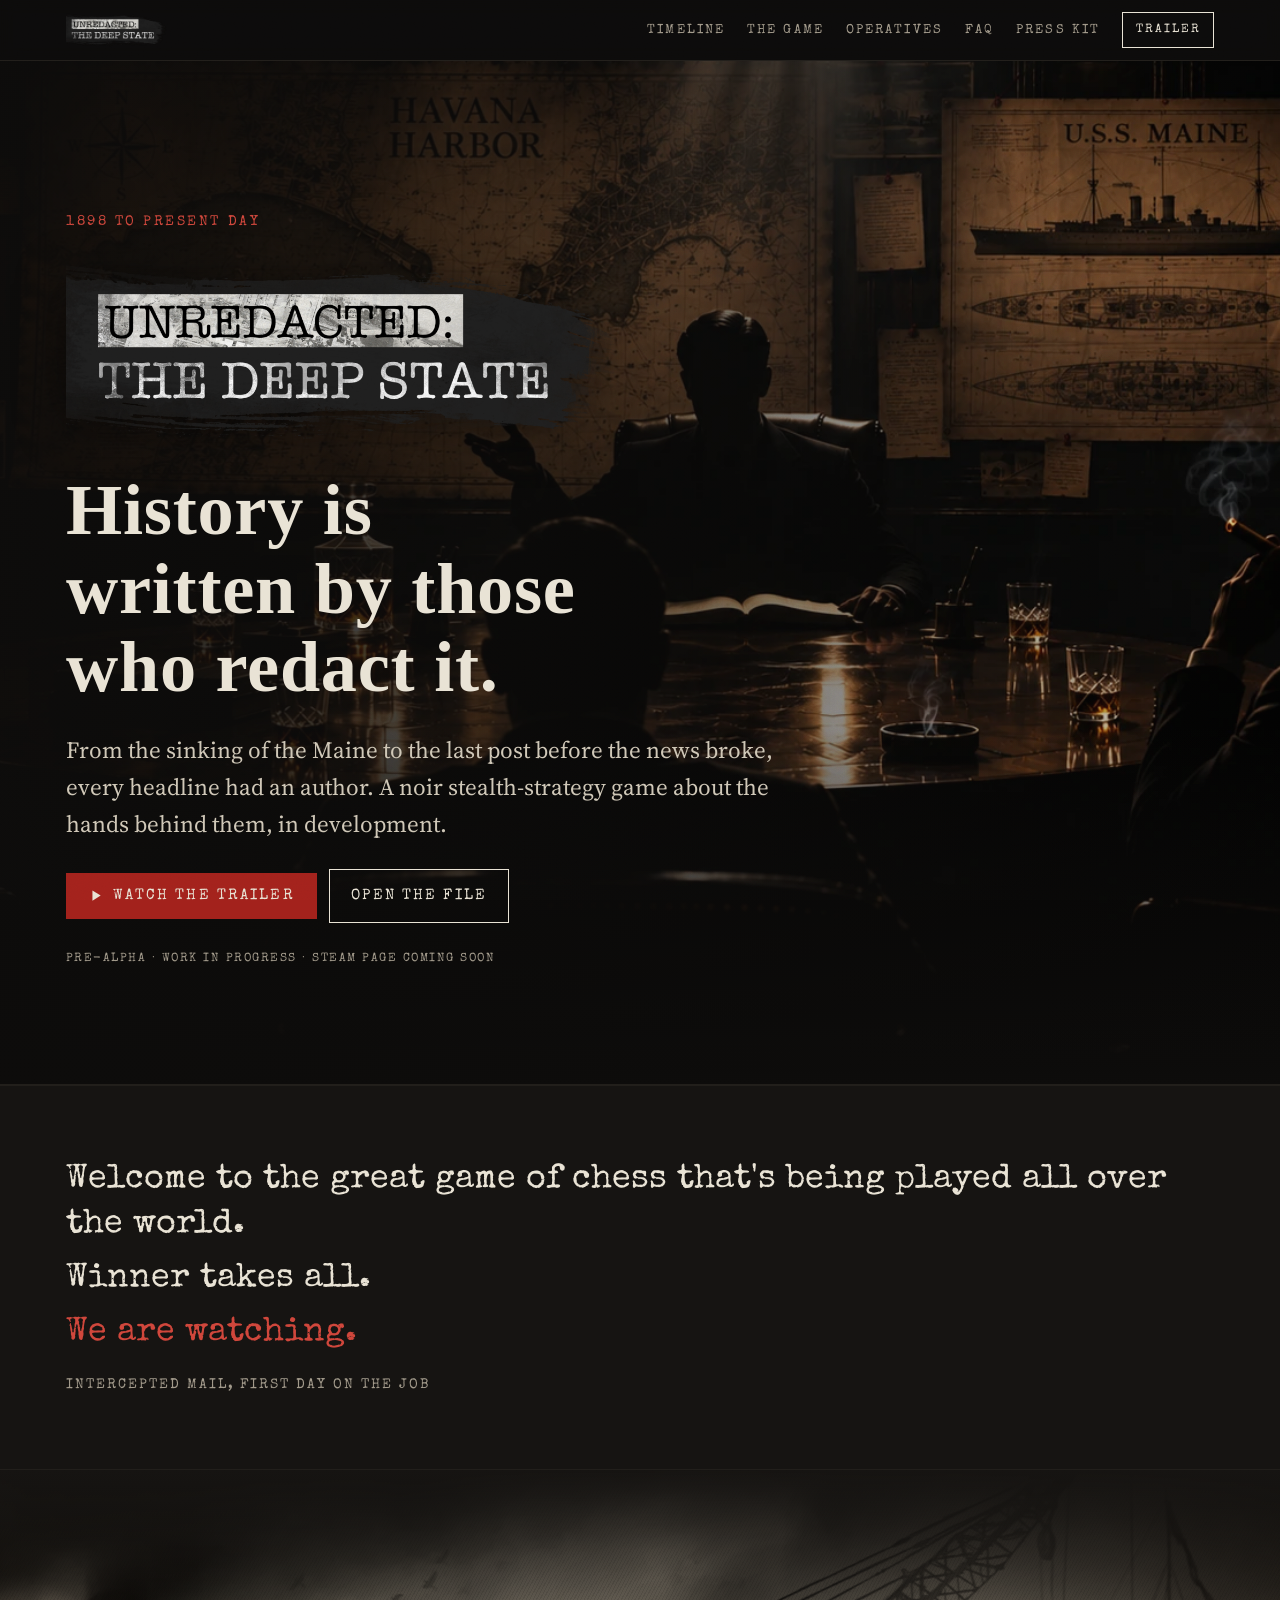
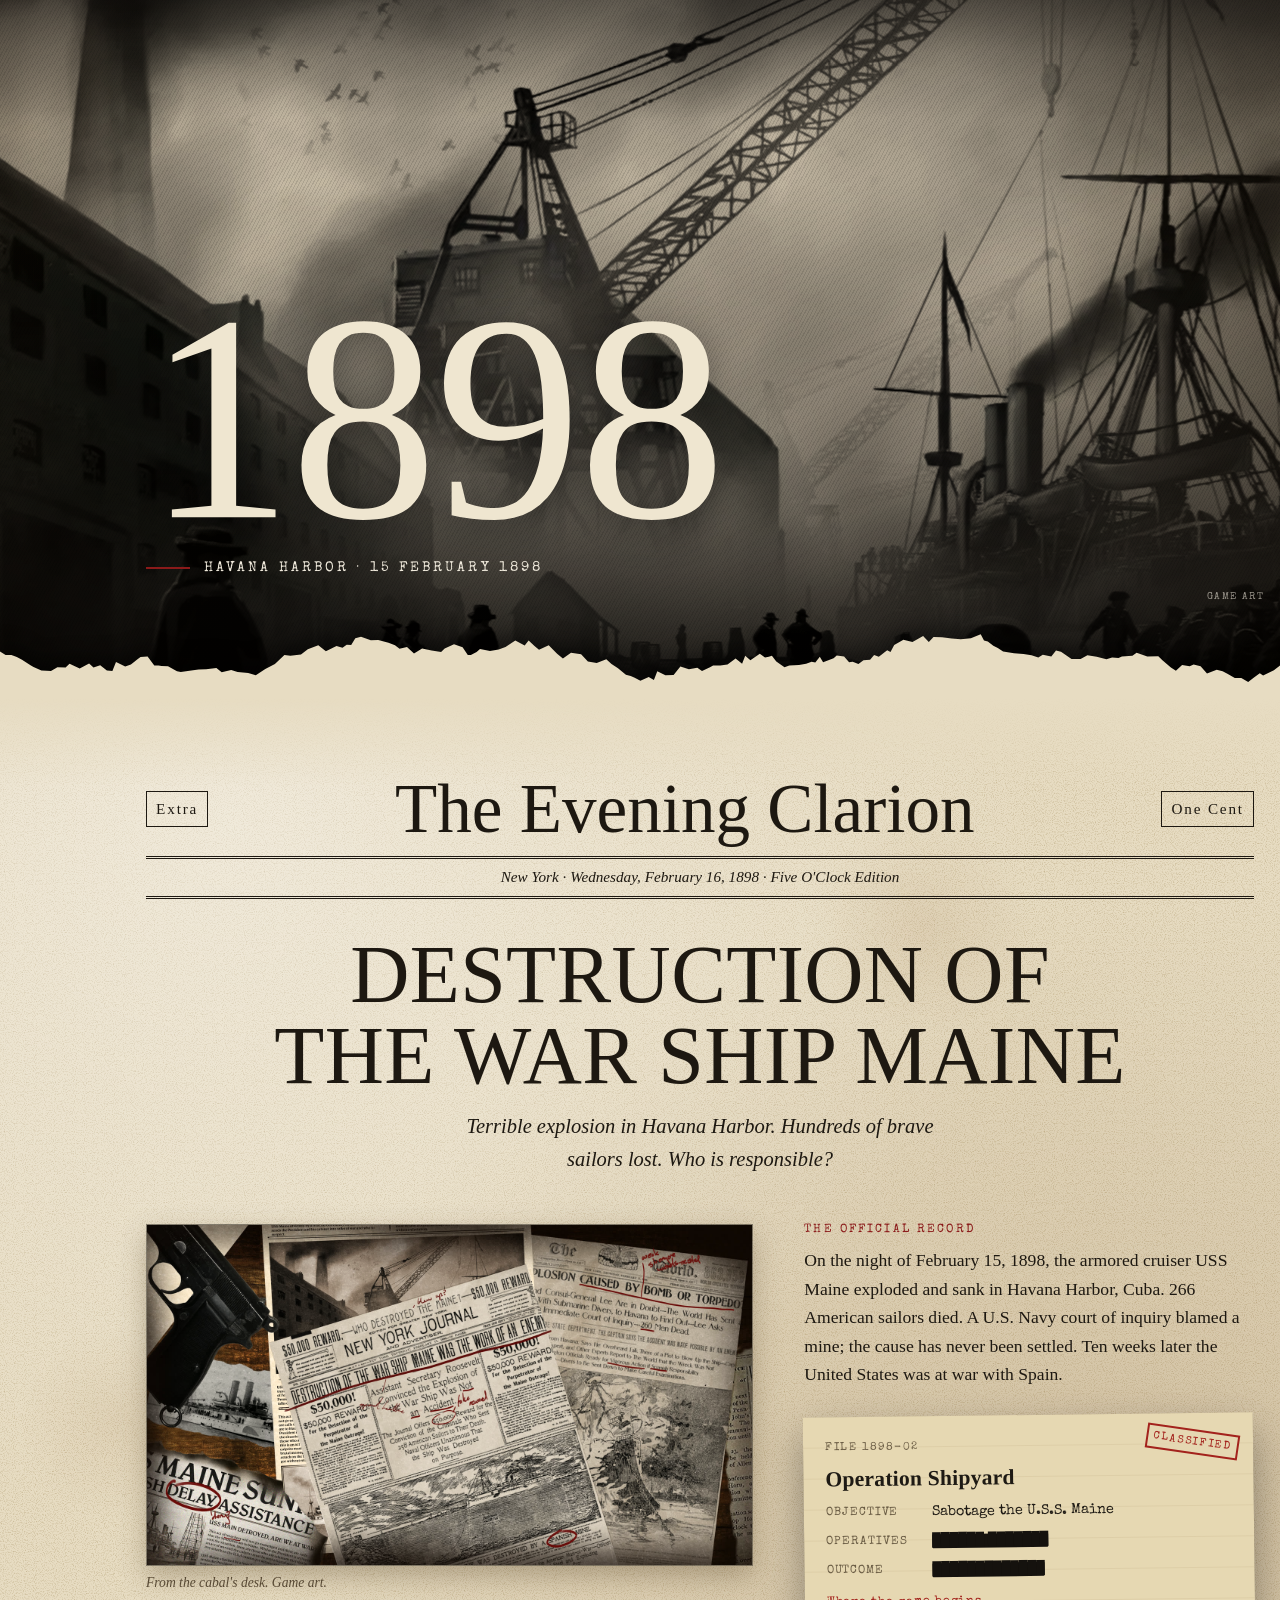
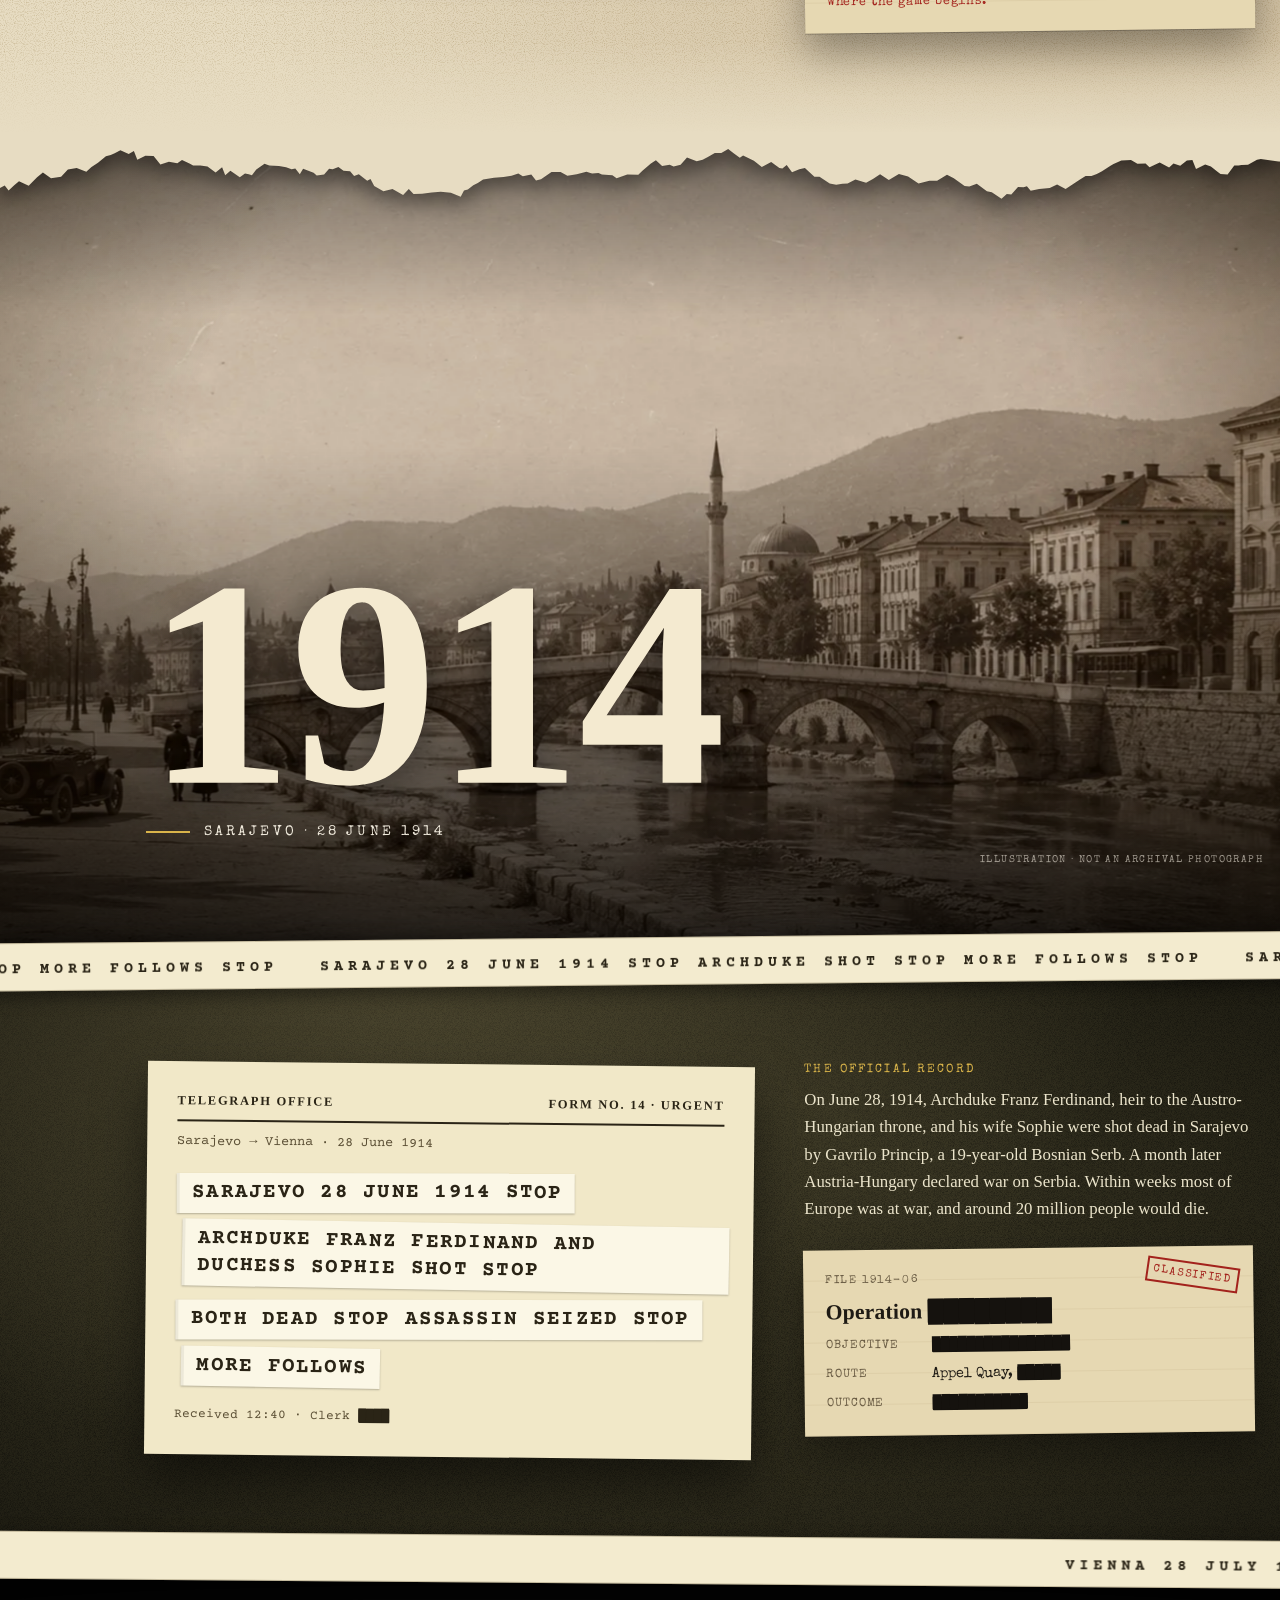
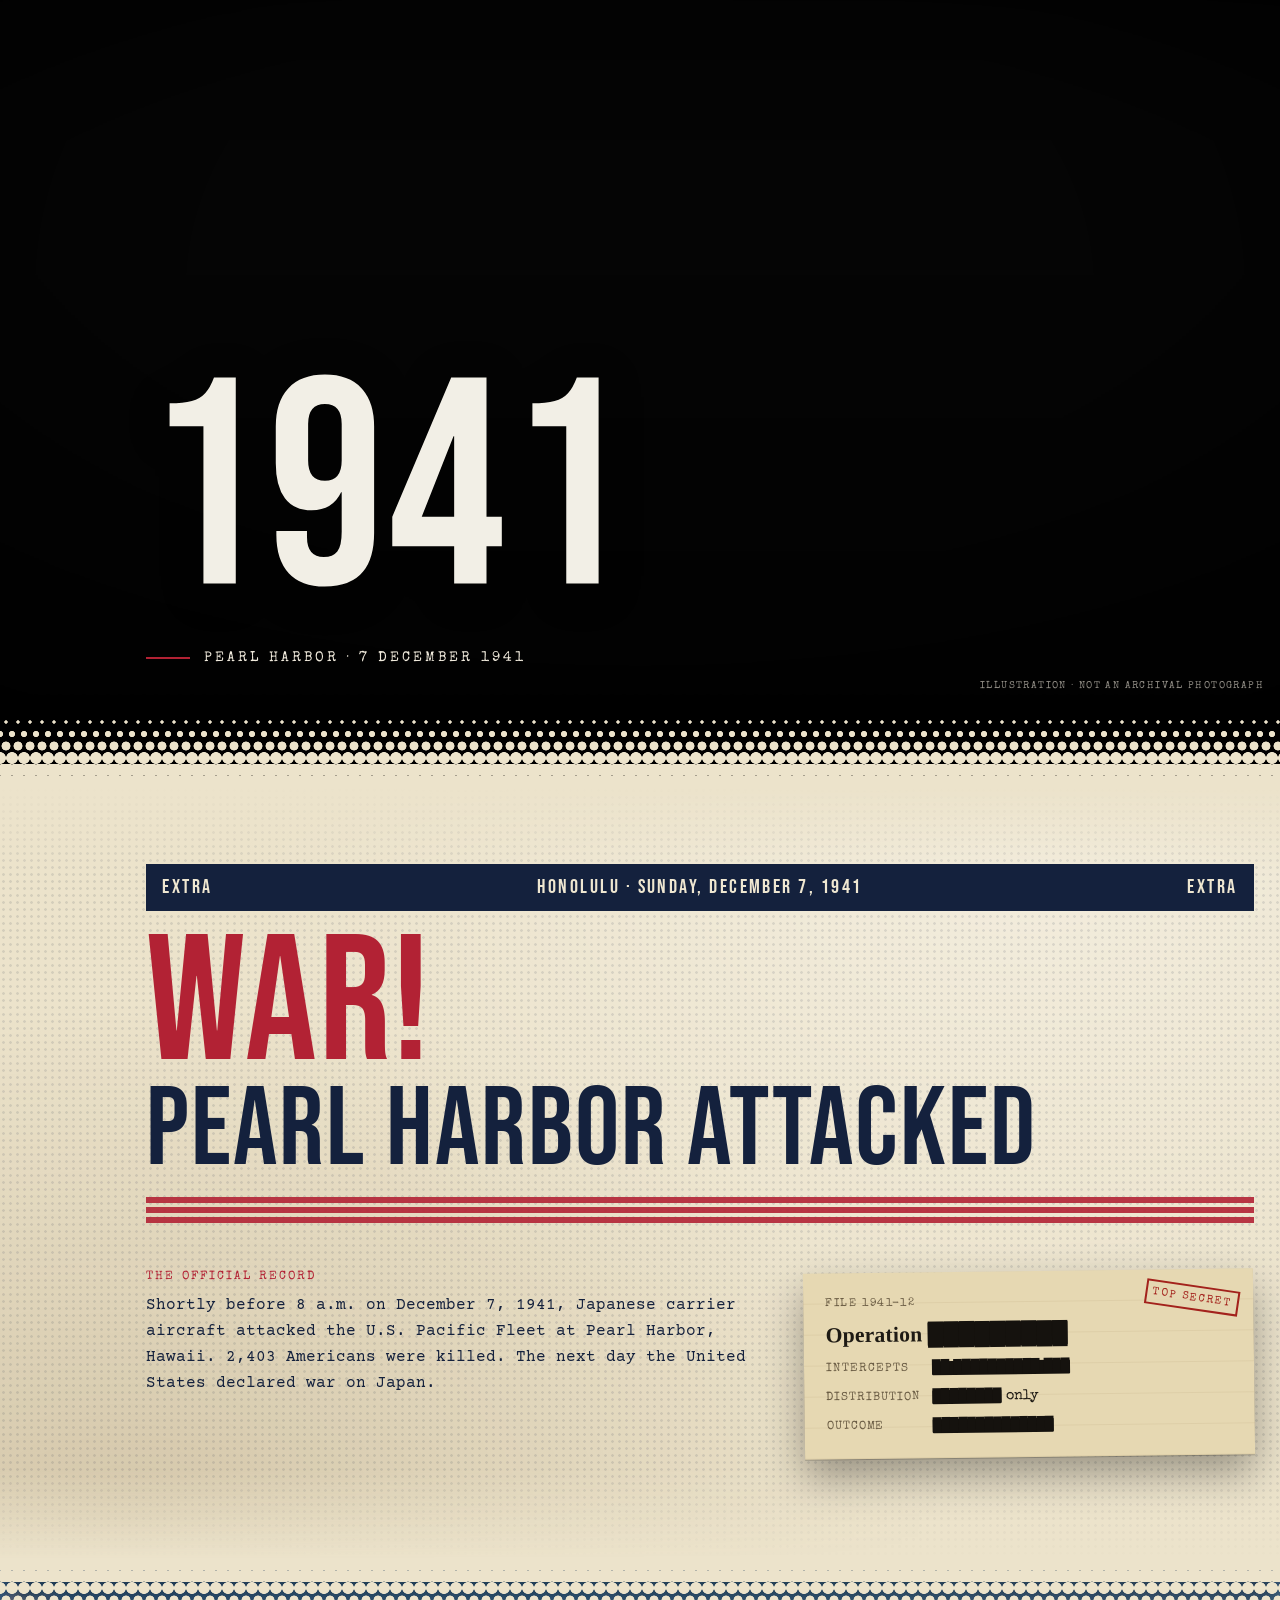
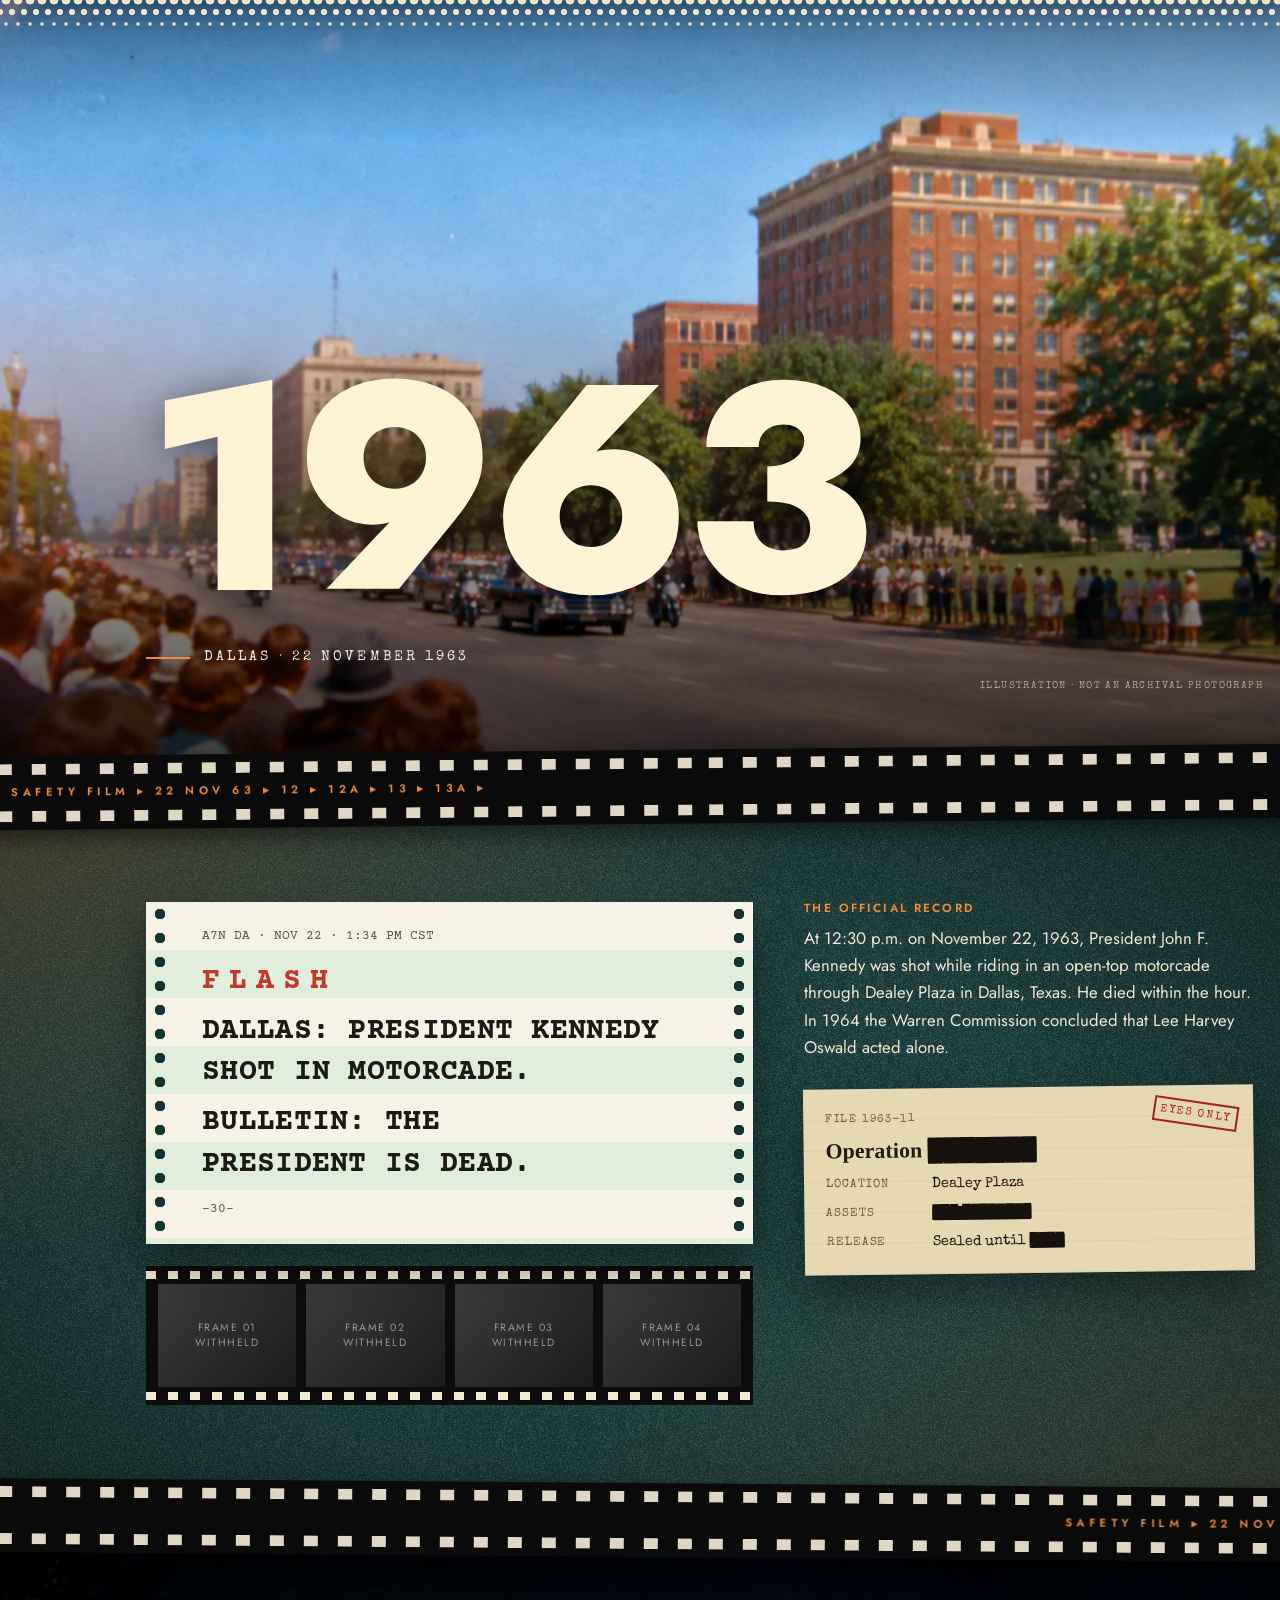
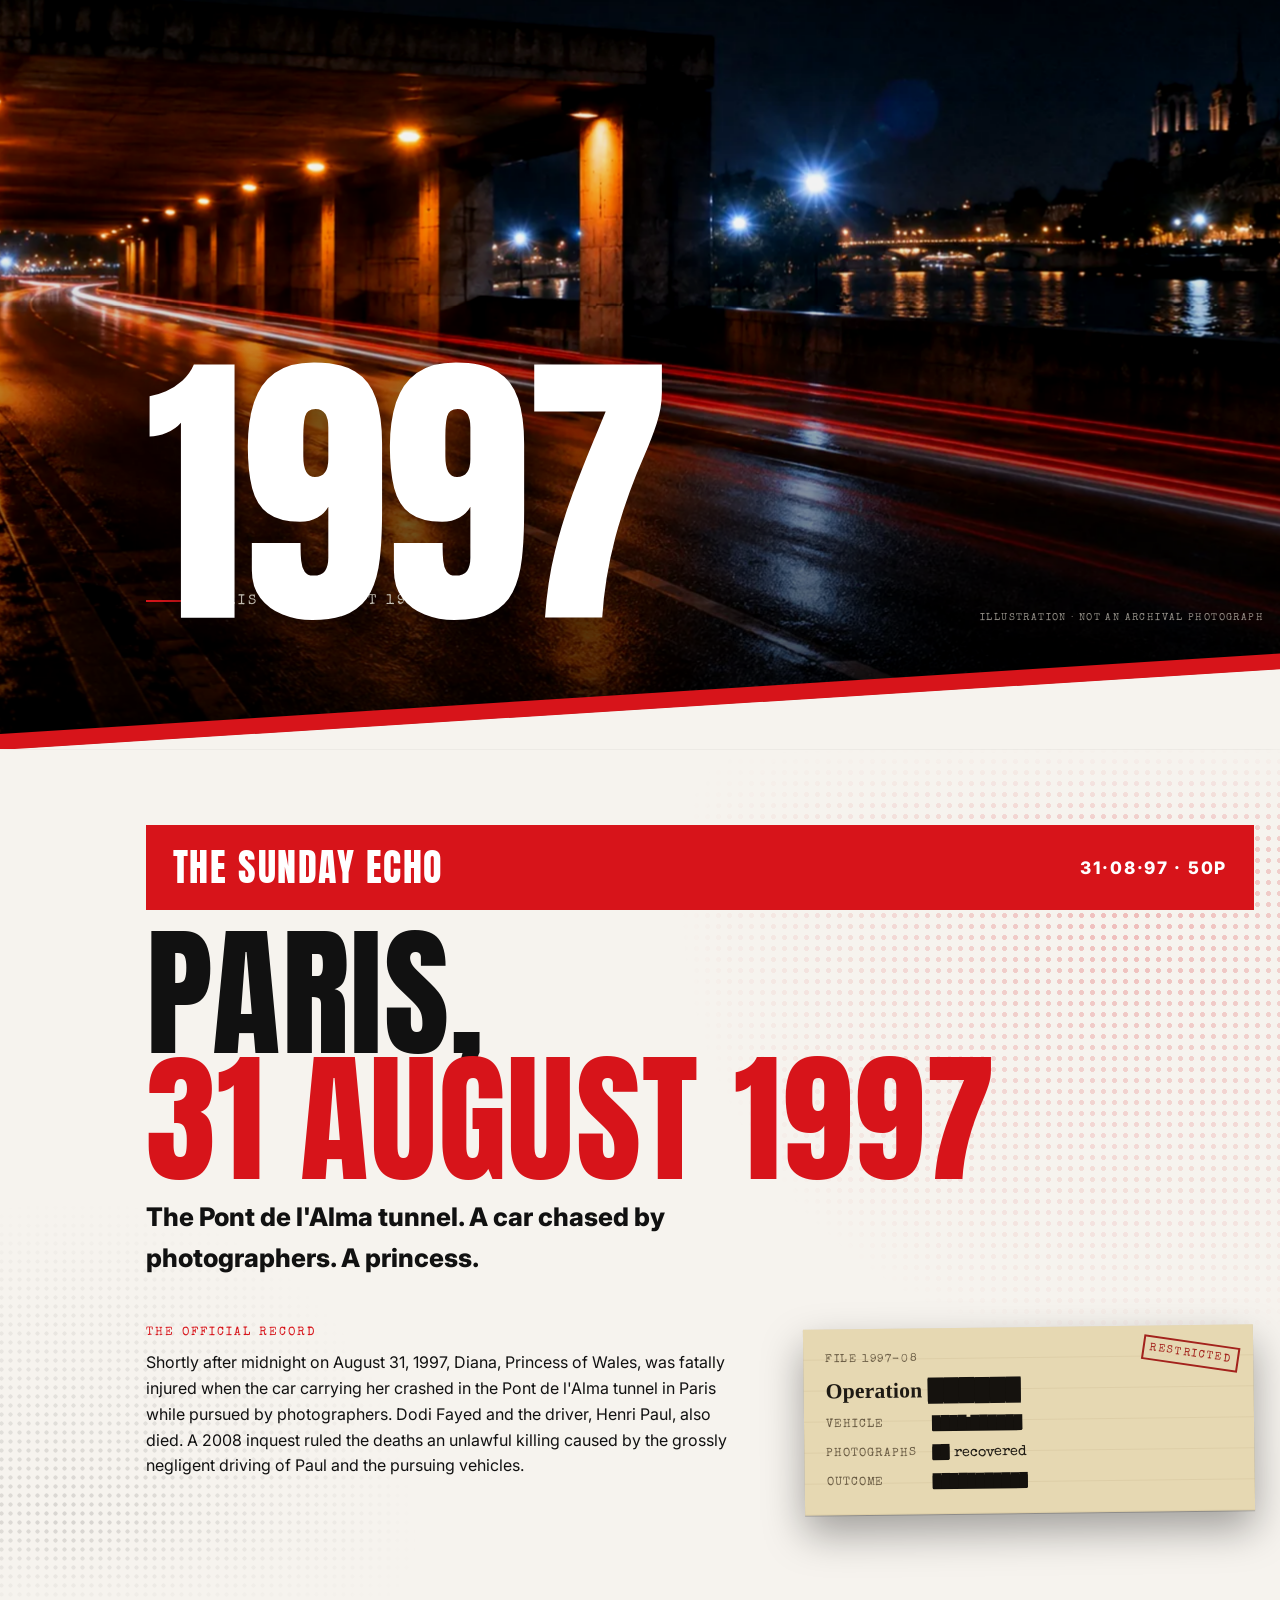
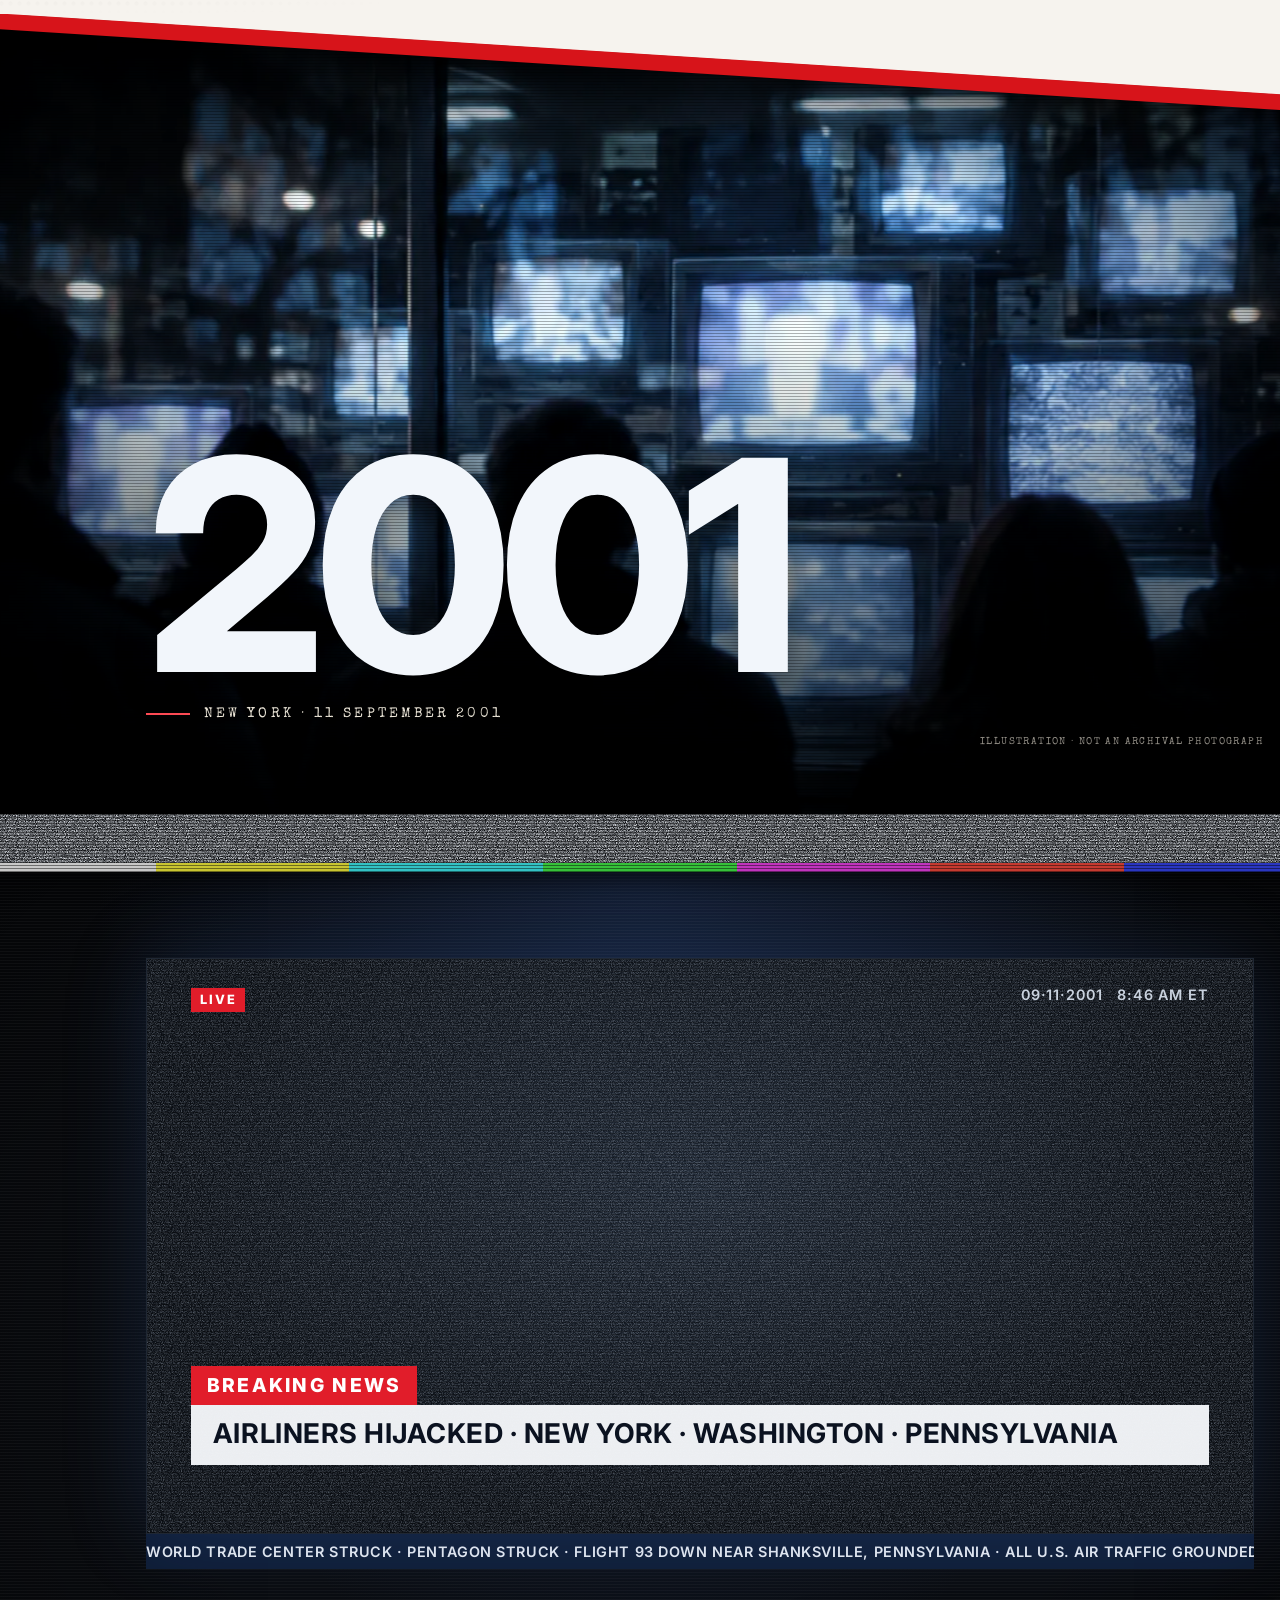
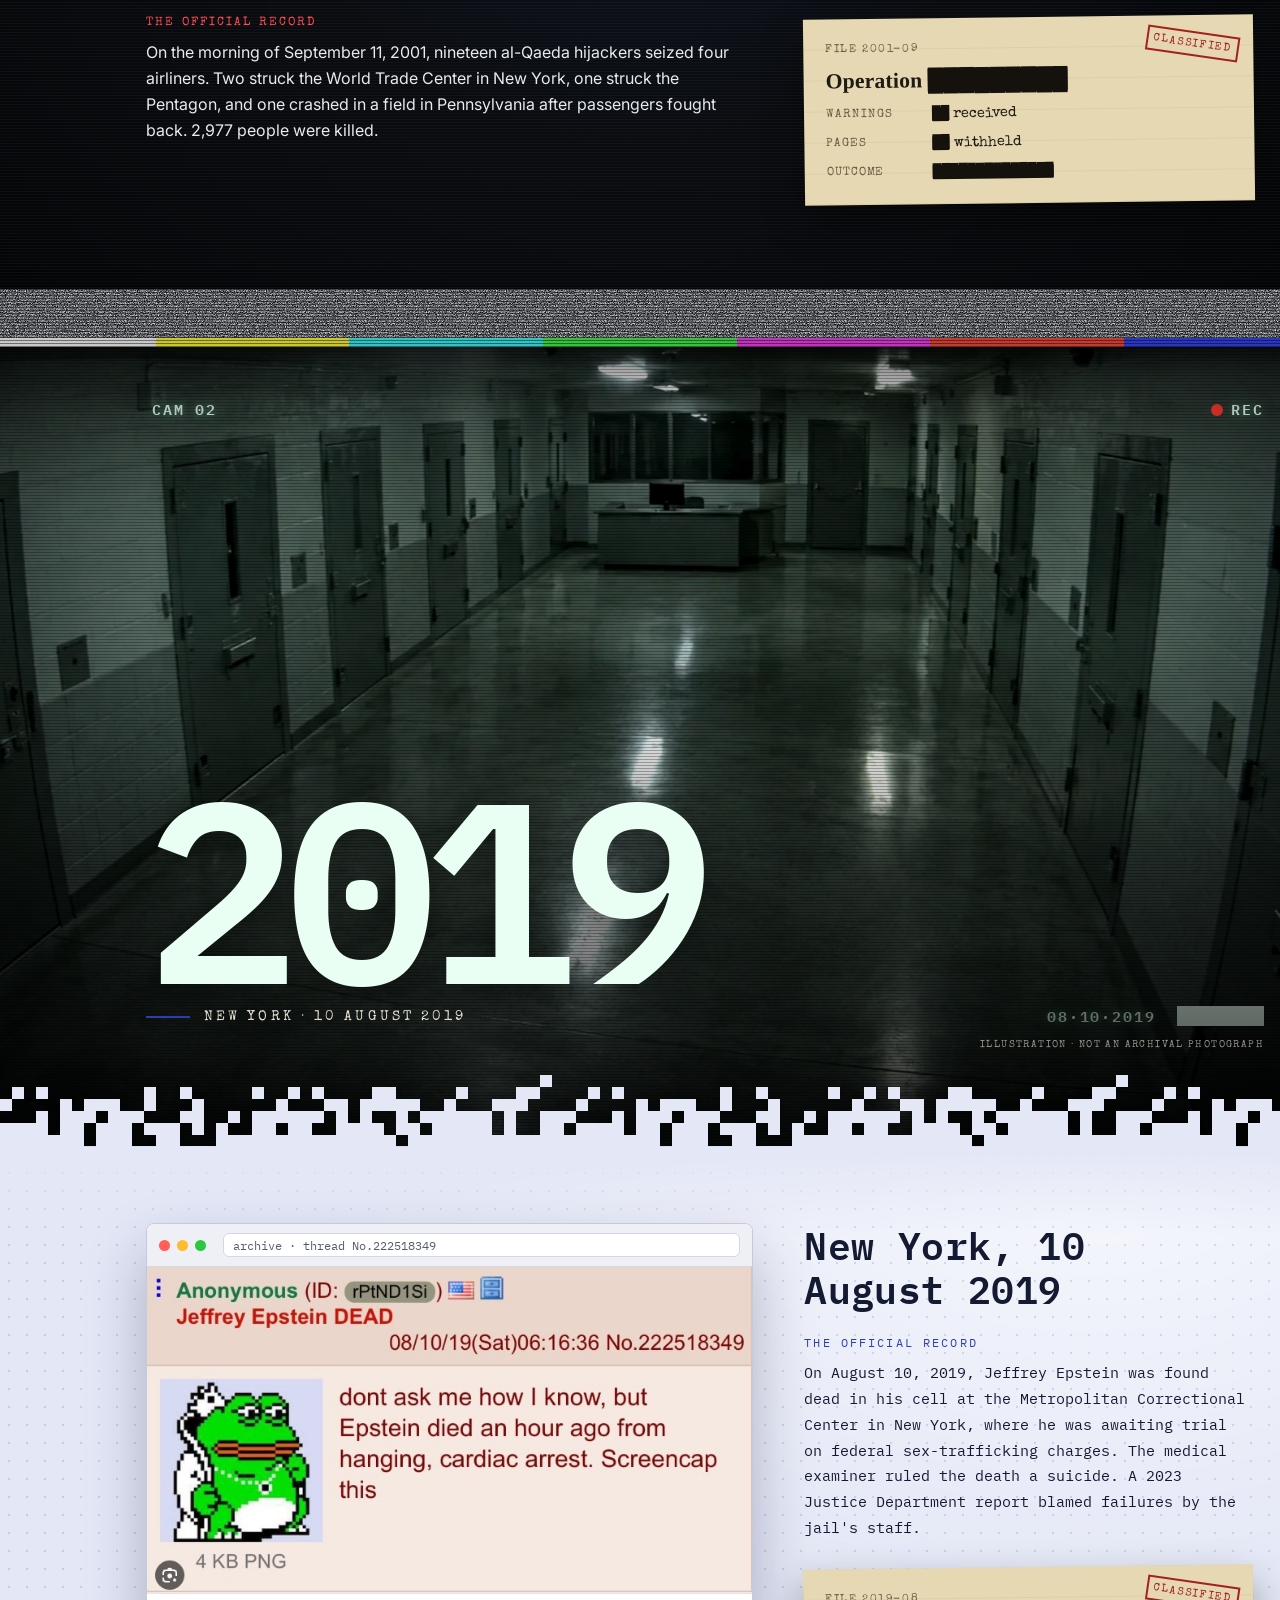
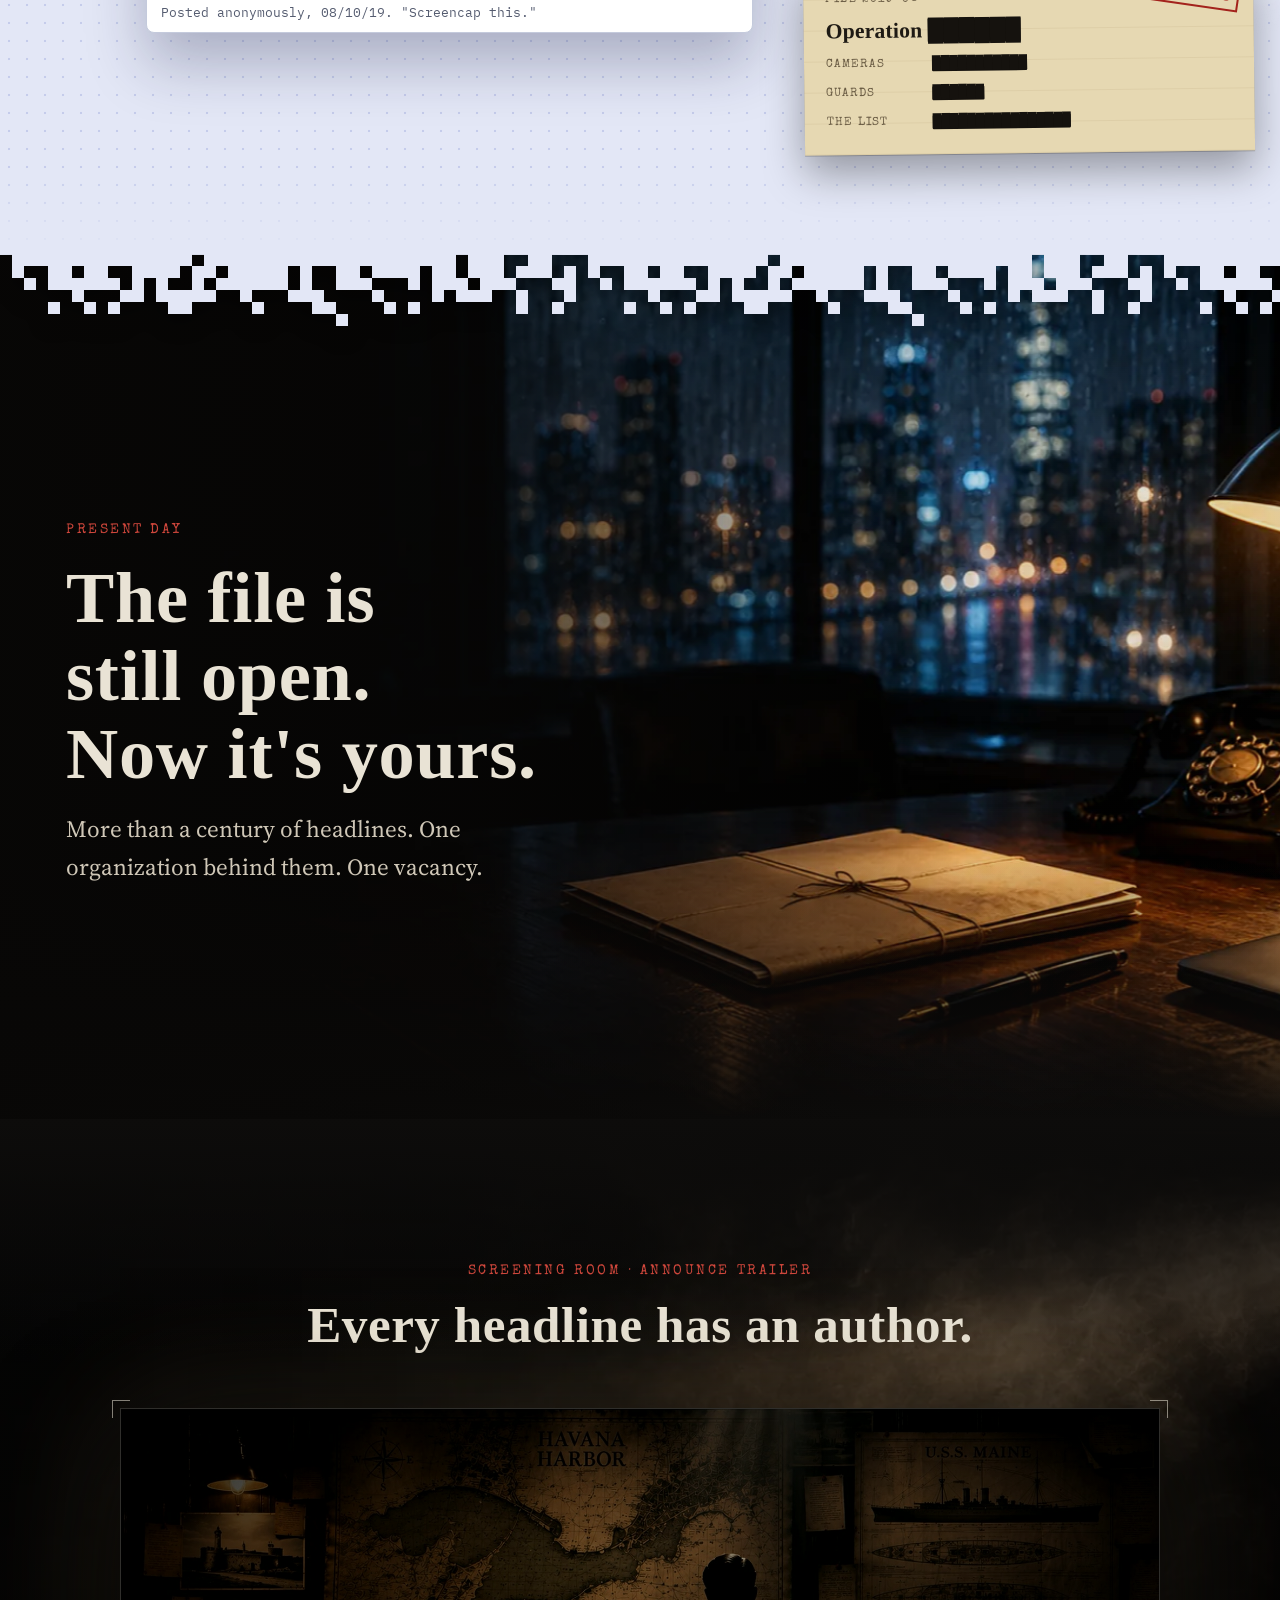
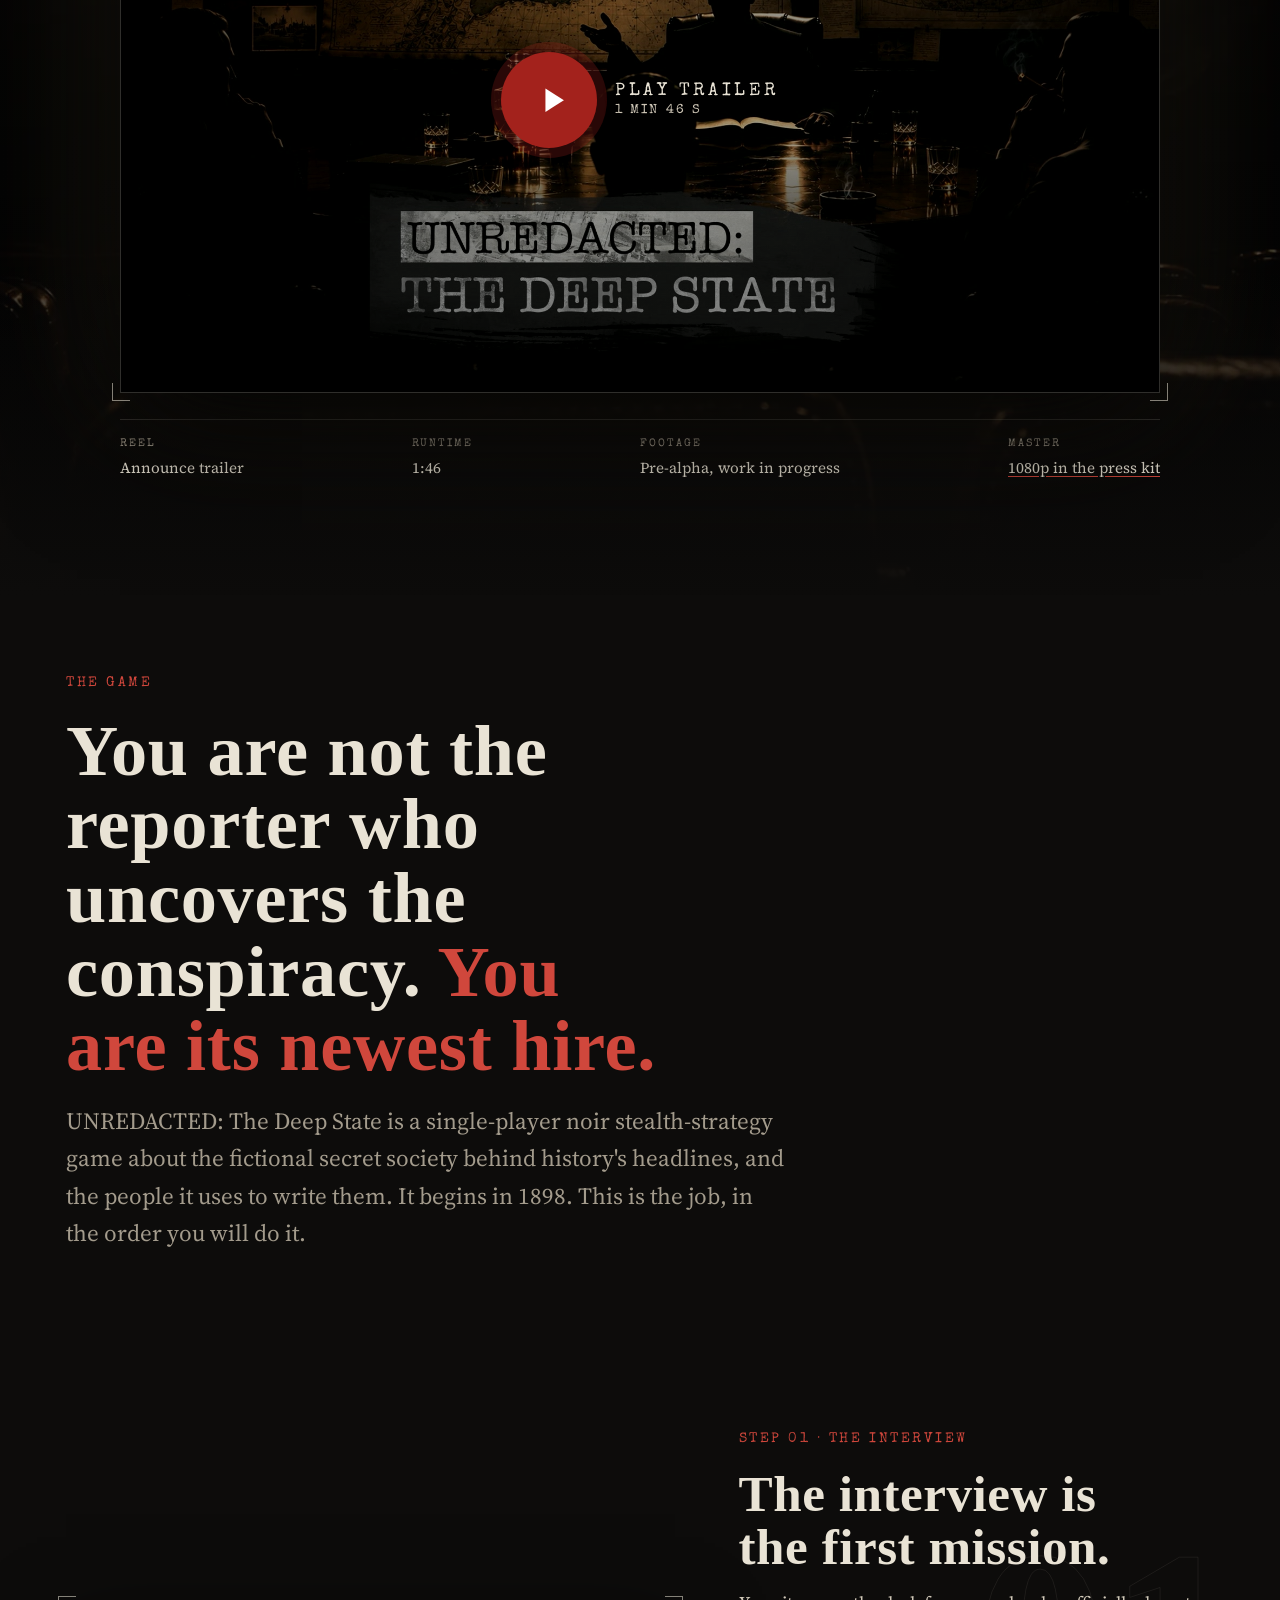
<file: index.html>
<!doctype html>
<html lang="en">
<head>
<meta charset="utf-8">
<meta name="viewport" content="width=device-width, initial-scale=1, viewport-fit=cover">
<title>UNREDACTED: The Deep State</title>
<meta name="description" content="A noir stealth-strategy game about the secret hands behind history's headlines, from the sinking of the USS Maine in 1898 to the present day.">
<meta name="theme-color" content="#0d0c0b">
<link rel="icon" type="image/png" sizes="32x32" href="assets/img/favicon-32.png">
<link rel="apple-touch-icon" href="assets/img/apple-touch-icon.png">
<meta property="og:type" content="website">
<meta property="og:title" content="UNREDACTED: The Deep State">
<meta property="og:description" content="History is written by those who redact it. A noir stealth-strategy game spanning 1898 to the present day.">
<meta property="og:image" content="https://remiclassic.github.io/unredacted/assets/img/og.jpg">
<meta property="og:url" content="https://remiclassic.github.io/unredacted/">
<meta name="twitter:card" content="summary_large_image">
<meta name="twitter:image" content="https://remiclassic.github.io/unredacted/assets/img/og.jpg">
<link rel="preconnect" href="https://fonts.googleapis.com">
<link rel="preconnect" href="https://fonts.gstatic.com" crossorigin>
<link rel="stylesheet" href="https://fonts.googleapis.com/css2?family=Old+Standard+TT:wght@400;700&family=Source+Serif+4:ital,opsz,wght@0,8..60,400;0,8..60,600;1,8..60,400&family=Special+Elite&family=IM+Fell+English+SC&family=IM+Fell+English:ital@0;1&family=Bebas+Neue&family=Courier+Prime:wght@400;700&family=Jost:wght@400;600;800&family=Anton&family=Inter:wght@400;600;800&family=IBM+Plex+Mono:wght@400;600&display=swap">
<link rel="stylesheet" href="assets/css/site.css?v=v2a">
<link rel="stylesheet" href="assets/css/timeline-masks.css?v=v2a">
<link rel="stylesheet" href="assets/css/timeline.css?v=v2a">
<link rel="stylesheet" href="assets/css/present.css?v=v2a">
</head>
<body>

<header class="site-head">
  <div class="wrap">
    <a class="brand" href="./" aria-label="UNREDACTED: The Deep State home"><img src="assets/img/logo.png" alt="UNREDACTED: The Deep State" width="1024" height="340"></a>
    <nav class="nav" aria-label="Main">
      <a href="#timeline">Timeline</a>
      <a href="#game">The Game</a>
      <a href="#operatives">Operatives</a>
      <a href="#faq">FAQ</a>
      <a class="keep" href="presskit/">Press Kit</a>
      <a class="btn keep" href="#trailer">Trailer</a>
    </nav>
  </div>
</header>

<main>
  <section class="hero">
    <div class="hero-media" aria-hidden="true">
      <picture>
        <source srcset="assets/img/hero-cover.webp" type="image/webp">
        <img src="assets/img/hero-cover.jpg" alt="" width="1671" height="941" fetchpriority="high">
      </picture>
    </div>
    <div class="wrap">
      <span class="label">1898 to present day</span>
      <img class="hero-logo" src="assets/img/logo.png" alt="UNREDACTED: The Deep State" width="1024" height="340">
      <h1>History is written by those who <span class="redact">redact</span> it.</h1>
      <p class="lede">From the sinking of the Maine to the last post before the news broke, every headline had an author. A noir stealth-strategy game about the hands behind them, in development.</p>
      <div class="btns">
        <button class="btn primary" type="button" data-play-trailer>
          <svg viewBox="0 0 24 24" aria-hidden="true"><path d="M7 4v16l13-8z"/></svg>Watch the trailer
        </button>
        <a class="btn" href="#timeline">Open the file</a>
      </div>
      <p class="fine">Pre-alpha · Work in progress · Steam page coming soon</p>
    </div>
  </section>

  <section class="band tight raised" aria-label="Intercepted correspondence">
    <div class="wrap">
      <blockquote class="wire" style="margin:0">
        <span>Welcome to the great game of chess that's being played all over the world.</span>
        <span>Winner takes all.</span>
        <span class="hit">We are watching.</span>
      </blockquote>
      <p class="wire-src">Intercepted mail, first day on the job</p>
    </div>
  </section>

  <!-- ================= TIMELINE ================= -->
  <div class="timeline" id="timeline">
    <nav class="rail" aria-label="Timeline">
      <div class="rail-now" aria-hidden="true"><span class="rail-year" data-rail-year>1898</span><span class="rail-place" data-rail-place>Havana Harbor</span></div>
      <ol class="rail-list">
        <li><a href="#y1898" data-rail="1898">1898</a></li>
        <li><a href="#y1914" data-rail="1914">1914</a></li>
        <li><a href="#y1941" data-rail="1941">1941</a></li>
        <li><a href="#y1963" data-rail="1963">1963</a></li>
        <li><a href="#y1997" data-rail="1997">1997</a></li>
        <li><a href="#y2001" data-rail="2001">2001</a></li>
        <li><a href="#y2019" data-rail="2019">2019</a></li>
      </ol>
    </nav>

    <!-- 1898 -->
    <section class="era e1898" id="y1898" data-year="1898" data-place="Havana Harbor" aria-labelledby="h1898">
      <header class="scene">
        <picture class="scene-img"><source srcset="assets/img/scene-1898.webp" type="image/webp"><img src="assets/img/scene-1898.jpg" alt="Game art: a foggy naval dockyard with a crane, a warship and silhouetted men" width="1760" height="990" loading="lazy" decoding="async"></picture>
        <div class="scene-fx" aria-hidden="true"></div>
        <div class="scene-in">
          <p class="scene-year" aria-hidden="true">1898</p>
          <p class="scene-place">Havana Harbor · 15 February 1898</p>
        </div>
        <p class="scene-credit">Game art</p>
      </header>
      <div class="era-body">
      <div class="tex" aria-hidden="true"></div>
      <div class="seam top" aria-hidden="true"></div>
      <div class="era-in">
        <header class="np-mast">
          <span class="np-ear">Extra</span>
          <span class="np-title">The Evening Clarion</span>
          <span class="np-ear">One Cent</span>
          <span class="np-dateline">New York · Wednesday, February 16, 1898 · Five O'Clock Edition</span>
        </header>
        <h2 class="np-head" id="h1898">Destruction of the War Ship Maine</h2>
        <p class="np-deck">Terrible explosion in Havana Harbor. Hundreds of brave sailors lost. Who is responsible?</p>
        <div class="era-grid">
          <figure class="np-photo">
            <img src="assets/img/era-1898.jpg" alt="Game art: a desk strewn with 1898 newspapers about the Maine, marked up in red ink with the word DELAY circled, a pistol on top" width="1600" height="900" loading="lazy">
            <figcaption>From the cabal's desk. Game art.</figcaption>
          </figure>
          <div class="era-side">
            <div class="record">
              <h3 class="rec-label">The official record</h3>
              <p>On the night of February 15, 1898, the armored cruiser USS Maine exploded and sank in Havana Harbor, Cuba. 266 American sailors died. A U.S. Navy court of inquiry blamed a mine; the cause has never been settled. Ten weeks later the United States was at war with Spain.</p>
            </div>
            <aside class="file">
              <span class="file-stamp">Classified</span>
              <span class="file-no">File 1898-02</span>
              <h3>Operation Shipyard</h3>
              <dl>
                <div><dt>Objective</dt><dd>Sabotage the U.S.S. Maine</dd></div>
                <div><dt>Operatives</dt><dd><span class="bar">██████ ███████</span></dd></div>
                <div><dt>Outcome</dt><dd><span class="bar">█████████████</span></dd></div>
              </dl>
              <p class="file-note">Where the game begins.</p>
            </aside>
          </div>
        </div>
      </div>
    <div class="seam bot" aria-hidden="true"></div>
      </div>
    </section>

    <!-- 1914 -->
    <section class="era e1914" id="y1914" data-year="1914" data-place="Sarajevo" aria-labelledby="h1914">
      <header class="scene">
        <picture class="scene-img"><source srcset="assets/img/scene-1914.webp" type="image/webp"><img src="assets/img/scene-1914.jpg" alt="Illustration in the style of a 1914 photograph: a quiet riverside quay and stone bridge in Sarajevo" width="1760" height="990" loading="lazy" decoding="async"></picture>
        <div class="scene-fx" aria-hidden="true"></div>
        <div class="scene-in">
          <p class="scene-year" aria-hidden="true">1914</p>
          <p class="scene-place">Sarajevo · 28 June 1914</p>
        </div>
        <p class="scene-credit">Illustration · not an archival photograph</p>
      </header>
      <div class="era-body">
      <div class="tex" aria-hidden="true"></div>
      <div class="seam top" aria-hidden="true"></div>
      <div class="strip tape top" aria-hidden="true"><span>Sarajevo 28 June 1914 stop Archduke shot stop more follows stop &nbsp; Sarajevo 28 June 1914 stop Archduke shot stop more follows stop &nbsp; Sarajevo 28 June 1914 stop Archduke shot stop more follows stop &nbsp; Sarajevo 28 June 1914 stop Archduke shot stop more follows stop &nbsp; Sarajevo 28 June 1914 stop Archduke shot stop more follows stop &nbsp; Sarajevo 28 June 1914 stop Archduke shot stop more follows stop &nbsp; Sarajevo 28 June 1914 stop Archduke shot stop more follows stop &nbsp; Sarajevo 28 June 1914 stop Archduke shot stop more follows stop &nbsp; </span></div>
      <div class="era-in">
        <div class="era-grid">
          <div class="tg">
            <header class="tg-head">
              <span>Telegraph Office</span>
              <span>Form No. 14 · Urgent</span>
            </header>
            <p class="tg-route">Sarajevo → Vienna · 28 June 1914</p>
            <h2 class="tg-strips" id="h1914">
              <span>Sarajevo 28 June 1914 stop</span>
              <span>Archduke Franz Ferdinand and Duchess Sophie shot stop</span>
              <span>Both dead stop assassin seized stop</span>
              <span>More follows</span>
            </h2>
            <p class="tg-foot">Received 12:40 · Clerk <span class="bar">████</span></p>
          </div>
          <div class="era-side">
            <div class="record">
              <h3 class="rec-label">The official record</h3>
              <p>On June 28, 1914, Archduke Franz Ferdinand, heir to the Austro-Hungarian throne, and his wife Sophie were shot dead in Sarajevo by Gavrilo Princip, a 19-year-old Bosnian Serb. A month later Austria-Hungary declared war on Serbia. Within weeks most of Europe was at war, and around 20 million people would die.</p>
            </div>
            <aside class="file">
              <span class="file-stamp">Classified</span>
              <span class="file-no">File 1914-06</span>
              <h3>Operation <span class="bar">████████</span></h3>
              <dl>
                <div><dt>Objective</dt><dd><span class="bar">████████████████</span></dd></div>
                <div><dt>Route</dt><dd>Appel Quay, <span class="bar">█████</span></dd></div>
                <div><dt>Outcome</dt><dd><span class="bar">███████████</span></dd></div>
              </dl>
            </aside>
          </div>
        </div>
      </div>
    <div class="seam bot" aria-hidden="true"></div>
      <div class="strip tape bot" aria-hidden="true"><span>Vienna 28 July 1914 stop war declared stop &nbsp; Vienna 28 July 1914 stop war declared stop &nbsp; Vienna 28 July 1914 stop war declared stop &nbsp; Vienna 28 July 1914 stop war declared stop &nbsp; Vienna 28 July 1914 stop war declared stop &nbsp; Vienna 28 July 1914 stop war declared stop &nbsp; Vienna 28 July 1914 stop war declared stop &nbsp; Vienna 28 July 1914 stop war declared stop &nbsp; Vienna 28 July 1914 stop war declared stop &nbsp; Vienna 28 July 1914 stop war declared stop &nbsp; </span></div>
      </div>
    </section>

    <!-- 1941 -->
    <section class="era e1941" id="y1941" data-year="1941" data-place="Pearl Harbor" aria-labelledby="h1941">
      <header class="scene">
        <picture class="scene-img"><source srcset="assets/img/scene-1941.webp" type="image/webp"><img src="assets/img/scene-1941.jpg" alt="Illustration in the style of a 1941 photograph: battleships moored in a calm harbor at dawn" width="1760" height="990" loading="lazy" decoding="async"></picture>
        <div class="scene-fx" aria-hidden="true"></div>
        <div class="scene-in">
          <p class="scene-year" aria-hidden="true">1941</p>
          <p class="scene-place">Pearl Harbor · 7 December 1941</p>
        </div>
        <p class="scene-credit">Illustration · not an archival photograph</p>
      </header>
      <div class="era-body">
      <div class="tex" aria-hidden="true"></div>
      <div class="seam top" aria-hidden="true"></div>
      <div class="era-in">
        <div class="wx">
          <div class="wx-band"><span>Extra</span><span>Honolulu · Sunday, December 7, 1941</span><span>Extra</span></div>
          <h2 class="wx-head" id="h1941">War! <span>Pearl Harbor Attacked</span></h2>
          <div class="wx-stripes" aria-hidden="true"></div>
        </div>
        <div class="era-grid">
          <div class="record">
            <h3 class="rec-label">The official record</h3>
            <p>Shortly before 8 a.m. on December 7, 1941, Japanese carrier aircraft attacked the U.S. Pacific Fleet at Pearl Harbor, Hawaii. 2,403 Americans were killed. The next day the United States declared war on Japan.</p>
          </div>
          <aside class="file">
            <span class="file-stamp">Top secret</span>
            <span class="file-no">File 1941-12</span>
            <h3>Operation <span class="bar">█████████</span></h3>
            <dl>
              <div><dt>Intercepts</dt><dd><span class="bar">██ ██████████ ███</span></dd></div>
              <div><dt>Distribution</dt><dd><span class="bar">████████</span> only</dd></div>
              <div><dt>Outcome</dt><dd><span class="bar">██████████████</span></dd></div>
            </dl>
          </aside>
        </div>
      </div>
    <div class="seam bot" aria-hidden="true"></div>
      </div>
    </section>

    <!-- 1963 -->
    <section class="era e1963" id="y1963" data-year="1963" data-place="Dallas" aria-labelledby="h1963">
      <header class="scene">
        <picture class="scene-img"><source srcset="assets/img/scene-1963.webp" type="image/webp"><img src="assets/img/scene-1963.jpg" alt="Illustration in the style of 1963 home-movie film: crowds line a sunny downtown street as a motorcade approaches" width="1760" height="990" loading="lazy" decoding="async"></picture>
        <div class="scene-fx" aria-hidden="true"></div>
        <div class="scene-in">
          <p class="scene-year" aria-hidden="true">1963</p>
          <p class="scene-place">Dallas · 22 November 1963</p>
        </div>
        <p class="scene-credit">Illustration · not an archival photograph</p>
      </header>
      <div class="era-body">
      <div class="tex" aria-hidden="true"></div>
      <div class="seam top" aria-hidden="true"></div>
      <div class="strip film top" aria-hidden="true"><span>Safety film ▸ 22 Nov 63 ▸ 12 ▸ 12A ▸ 13 ▸ 13A ▸ Safety film ▸ 22 Nov 63 ▸ 12 ▸ 12A ▸ 13 ▸ 13A ▸ Safety film ▸ 22 Nov 63 ▸ 12 ▸ 12A ▸ 13 ▸ 13A ▸ Safety film ▸ 22 Nov 63 ▸ 12 ▸ 12A ▸ 13 ▸ 13A ▸ Safety film ▸ 22 Nov 63 ▸ 12 ▸ 12A ▸ 13 ▸ 13A ▸ Safety film ▸ 22 Nov 63 ▸ 12 ▸ 12A ▸ 13 ▸ 13A ▸ Safety film ▸ 22 Nov 63 ▸ 12 ▸ 12A ▸ 13 ▸ 13A ▸ Safety film ▸ 22 Nov 63 ▸ 12 ▸ 12A ▸ 13 ▸ 13A ▸ </span></div>
      <div class="era-in">
        <div class="era-grid">
          <div class="tty">
            <div class="tty-paper">
              <p class="tty-meta">A7N DA · NOV 22 · 1:34 PM CST</p>
              <h2 class="tty-text" id="h1963"><span class="tty-flash">Flash</span>
                <span>Dallas: President Kennedy shot in motorcade.</span>
                <span>Bulletin: the President is dead.</span></h2>
              <p class="tty-meta">-30-</p>
            </div>
            <div class="film-frames" aria-label="Film frames, withheld">
              <span>Frame 01<br>Withheld</span><span>Frame 02<br>Withheld</span><span>Frame 03<br>Withheld</span><span>Frame 04<br>Withheld</span>
            </div>
          </div>
          <div class="era-side">
            <div class="record">
              <h3 class="rec-label">The official record</h3>
              <p>At 12:30 p.m. on November 22, 1963, President John F. Kennedy was shot while riding in an open-top motorcade through Dealey Plaza in Dallas, Texas. He died within the hour. In 1964 the Warren Commission concluded that Lee Harvey Oswald acted alone.</p>
            </div>
            <aside class="file">
              <span class="file-stamp">Eyes only</span>
              <span class="file-no">File 1963-11</span>
              <h3>Operation <span class="bar">███████</span></h3>
              <dl>
                <div><dt>Location</dt><dd>Dealey Plaza</dd></div>
                <div><dt>Assets</dt><dd><span class="bar">███ ████████</span></dd></div>
                <div><dt>Release</dt><dd>Sealed until <span class="bar">████</span></dd></div>
              </dl>
            </aside>
          </div>
        </div>
      </div>
    <div class="seam bot" aria-hidden="true"></div>
      <div class="strip film bot" aria-hidden="true"><span>Safety film ▸ 22 Nov 63 ▸ 14 ▸ 14A ▸ 15 ▸ 15A ▸ Safety film ▸ 22 Nov 63 ▸ 14 ▸ 14A ▸ 15 ▸ 15A ▸ Safety film ▸ 22 Nov 63 ▸ 14 ▸ 14A ▸ 15 ▸ 15A ▸ Safety film ▸ 22 Nov 63 ▸ 14 ▸ 14A ▸ 15 ▸ 15A ▸ Safety film ▸ 22 Nov 63 ▸ 14 ▸ 14A ▸ 15 ▸ 15A ▸ Safety film ▸ 22 Nov 63 ▸ 14 ▸ 14A ▸ 15 ▸ 15A ▸ Safety film ▸ 22 Nov 63 ▸ 14 ▸ 14A ▸ 15 ▸ 15A ▸ Safety film ▸ 22 Nov 63 ▸ 14 ▸ 14A ▸ 15 ▸ 15A ▸ </span></div>
      </div>
    </section>

    <!-- 1997 -->
    <section class="era e1997" id="y1997" data-year="1997" data-place="Paris" aria-labelledby="h1997">
      <header class="scene">
        <picture class="scene-img"><source srcset="assets/img/scene-1997.webp" type="image/webp"><img src="assets/img/scene-1997.jpg" alt="Illustration: an empty Paris riverside underpass at night under orange lamps" width="1760" height="990" loading="lazy" decoding="async"></picture>
        <div class="scene-fx" aria-hidden="true"></div>
        <div class="scene-in">
          <p class="scene-year" aria-hidden="true">1997</p>
          <p class="scene-place">Paris · 31 August 1997</p>
        </div>
        <p class="scene-credit">Illustration · not an archival photograph</p>
      </header>
      <div class="era-body">
      <div class="tex" aria-hidden="true"></div>
      <div class="seam top" aria-hidden="true"></div>
      <div class="era-in">
        <div class="tab">
          <div class="tab-mast"><span>The Sunday Echo</span><span>31·08·97 · 50p</span></div>
          <h2 class="tab-head" id="h1997">Paris, <span>31 August 1997</span></h2>
          <p class="tab-deck">The Pont de l'Alma tunnel. A car chased by photographers. A princess.</p>
        </div>
        <div class="era-grid">
          <div class="record">
            <h3 class="rec-label">The official record</h3>
            <p>Shortly after midnight on August 31, 1997, Diana, Princess of Wales, was fatally injured when the car carrying her crashed in the Pont de l'Alma tunnel in Paris while pursued by photographers. Dodi Fayed and the driver, Henri Paul, also died. A 2008 inquest ruled the deaths an unlawful killing caused by the grossly negligent driving of Paul and the pursuing vehicles.</p>
          </div>
          <aside class="file">
            <span class="file-stamp">Restricted</span>
            <span class="file-no">File 1997-08</span>
            <h3>Operation <span class="bar">██████</span></h3>
            <dl>
              <div><dt>Vehicle</dt><dd><span class="bar">████ ██████</span></dd></div>
              <div><dt>Photographs</dt><dd><span class="bar">██</span> recovered</dd></div>
              <div><dt>Outcome</dt><dd><span class="bar">███████████</span></dd></div>
            </dl>
          </aside>
        </div>
      </div>
    <div class="seam bot" aria-hidden="true"></div>
      </div>
    </section>

    <!-- 2001 -->
    <section class="era e2001" id="y2001" data-year="2001" data-place="New York" aria-labelledby="h2001">
      <header class="scene">
        <picture class="scene-img"><source srcset="assets/img/scene-2001.webp" type="image/webp"><img src="assets/img/scene-2001.jpg" alt="Illustration: a crowd seen from behind watches a wall of television sets in a shop window" width="1760" height="990" loading="lazy" decoding="async"></picture>
        <div class="scene-fx" aria-hidden="true"></div>
        <div class="scene-in">
          <p class="scene-year" aria-hidden="true">2001</p>
          <p class="scene-place">New York · 11 September 2001</p>
        </div>
        <p class="scene-credit">Illustration · not an archival photograph</p>
      </header>
      <div class="era-body">
      <div class="tex" aria-hidden="true"></div>
      <div class="seam top" aria-hidden="true"></div>
      <div class="strip static top" aria-hidden="true"></div>
      <div class="era-in">
        <div class="tv">
          <div class="tv-screen">
            <span class="tv-live">Live</span>
            <span class="tv-clock">09·11·2001 &nbsp; 8:46 AM ET</span>
            <h2 class="tv-third" id="h2001"><span class="tv-tag">Breaking news</span><span class="tv-line">Airliners hijacked · New York · Washington · Pennsylvania</span></h2>
          </div>
          <div class="tv-ticker" aria-hidden="true"><div><span>World Trade Center struck · Pentagon struck · Flight 93 down near Shanksville, Pennsylvania · All U.S. air traffic grounded ·&nbsp;</span><span>World Trade Center struck · Pentagon struck · Flight 93 down near Shanksville, Pennsylvania · All U.S. air traffic grounded ·&nbsp;</span></div></div>
        </div>
        <div class="era-grid">
          <div class="record">
            <h3 class="rec-label">The official record</h3>
            <p>On the morning of September 11, 2001, nineteen al-Qaeda hijackers seized four airliners. Two struck the World Trade Center in New York, one struck the Pentagon, and one crashed in a field in Pennsylvania after passengers fought back. 2,977 people were killed.</p>
          </div>
          <aside class="file">
            <span class="file-stamp">Classified</span>
            <span class="file-no">File 2001-09</span>
            <h3>Operation <span class="bar">█████████</span></h3>
            <dl>
              <div><dt>Warnings</dt><dd><span class="bar">██</span> received</dd></div>
              <div><dt>Pages</dt><dd><span class="bar">██</span> withheld</dd></div>
              <div><dt>Outcome</dt><dd><span class="bar">██████████████</span></dd></div>
            </dl>
          </aside>
        </div>
      </div>
    <div class="seam bot" aria-hidden="true"></div>
      <div class="strip static bot" aria-hidden="true"></div>
      </div>
    </section>

    <!-- 2019 -->
    <section class="era e2019" id="y2019" data-year="2019" data-place="New York" aria-labelledby="h2019">
      <header class="scene">
        <picture class="scene-img"><source srcset="assets/img/scene-2019.webp" type="image/webp"><img src="assets/img/scene-2019.jpg" alt="Illustration in the style of security-camera footage: an empty detention-facility corridor at night" width="1760" height="990" loading="lazy" decoding="async"></picture>
        <div class="scene-fx" aria-hidden="true"><span class="hud hud-tl">CAM 02</span><span class="hud hud-tr"><i></i>REC</span><span class="hud hud-br">08·10·2019 &nbsp;<b>██:██:██</b></span></div>
        <div class="scene-in">
          <p class="scene-year" aria-hidden="true">2019</p>
          <p class="scene-place">New York · 10 August 2019</p>
        </div>
        <p class="scene-credit">Illustration · not an archival photograph</p>
      </header>
      <div class="era-body">
      <div class="tex" aria-hidden="true"></div>
      <div class="seam top" aria-hidden="true"></div>
      <div class="era-in">
        <div class="era-grid">
          <div class="win">
            <div class="win-bar"><i></i><i></i><i></i><span class="win-url">archive · thread No.222518349</span></div>
            <img src="assets/img/screencap.png" alt="Screenshot of an anonymous imageboard post dated 08/10/19 titled 'Jeffrey Epstein DEAD', reading: dont ask me how I know, but Epstein died an hour ago from hanging, cardiac arrest. Screencap this" width="745" height="401" loading="lazy">
            <p class="win-cap">Posted anonymously, 08/10/19. "Screencap this."</p>
          </div>
          <div class="era-side">
            <h2 class="web-head" id="h2019">New York, 10 August 2019</h2>
            <div class="record">
              <h3 class="rec-label">The official record</h3>
              <p>On August 10, 2019, Jeffrey Epstein was found dead in his cell at the Metropolitan Correctional Center in New York, where he was awaiting trial on federal sex-trafficking charges. The medical examiner ruled the death a suicide. A 2023 Justice Department report blamed failures by the jail's staff.</p>
            </div>
            <aside class="file">
              <span class="file-stamp">Classified</span>
              <span class="file-no">File 2019-08</span>
              <h3>Operation <span class="bar">██████</span></h3>
              <dl>
                <div><dt>Cameras</dt><dd><span class="bar">███████████</span></dd></div>
                <div><dt>Guards</dt><dd><span class="bar">██████</span></dd></div>
                <div><dt>The list</dt><dd><span class="bar">████████████████</span></dd></div>
              </dl>
            </aside>
          </div>
        </div>
      </div>
    <div class="seam bot" aria-hidden="true"></div>
      </div>
    </section>
  </div>
  <!-- ================= /TIMELINE ================= -->

  <section class="present" aria-labelledby="hpresent">
    <picture class="scene-img"><source srcset="assets/img/scene-now.webp" type="image/webp"><img src="assets/img/scene-now.jpg" alt="Illustration: a tied manila folder under a desk lamp at night, city lights through a rain-streaked window" width="1760" height="990" loading="lazy" decoding="async"></picture>
    <div class="scene-fx" aria-hidden="true"></div>
    <div class="wrap">
      <span class="label">Present day</span>
      <h2 id="hpresent">The file is still open.<br><span class="redact">Now it's yours.</span></h2>
      <p class="lede">More than a century of headlines. One organization behind them. One vacancy.</p>
    </div>
  </section>

  <!-- ================= SCREENING ROOM ================= -->
  <section class="screening" id="trailer" aria-labelledby="htrailer">
    <picture class="sec-bg" aria-hidden="true"><source srcset="assets/img/bg-screening.webp" type="image/webp"><img src="assets/img/bg-screening.jpg" alt="" width="1760" height="990" loading="lazy" decoding="async"></picture>
    <div class="wrap">
      <header class="sec-head">
        <span class="label">Screening room · Announce trailer</span>
        <h2 id="htrailer">Every headline has an author.</h2>
      </header>
      <div class="reel">
        <div class="player">
          <video id="trailer-video" controls preload="none" playsinline poster="assets/img/trailer-poster.jpg?v=2">
            <source src="assets/video/trailer-720p.mp4?v=2" type="video/mp4">
            Your browser can't play this video. <a href="assets/video/trailer-720p.mp4">Download the trailer</a>.
          </video>
          <button class="play-cover" type="button" data-inline-play aria-label="Play the announce trailer">
            <img src="assets/img/trailer-poster.jpg?v=2" alt="" width="1920" height="1080" loading="lazy">
            <span class="play-ui"><span class="play-disc"><svg viewBox="0 0 24 24" aria-hidden="true"><path d="M8 5v14l11-7z"/></svg></span><span class="play-text">Play trailer<small>1 min 46 s</small></span></span>
          </button>
          <i class="crop tl"></i><i class="crop tr"></i><i class="crop bl"></i><i class="crop br"></i>
        </div>
        <dl class="reel-meta">
          <div><dt>Reel</dt><dd>Announce trailer</dd></div>
          <div><dt>Runtime</dt><dd>1:46</dd></div>
          <div><dt>Footage</dt><dd>Pre-alpha, work in progress</dd></div>
          <div><dt>Master</dt><dd><a href="presskit/#videos">1080p in the press kit</a></dd></div>
        </dl>
      </div>
    </div>
  </section>

  <!-- ================= THE JOB ================= -->
  <section class="job" id="game" aria-labelledby="hgame">
    <div class="wrap">
      <header class="job-head">
        <span class="label">The game</span>
        <h2 id="hgame">You are not the reporter who uncovers the conspiracy. <em>You are its newest hire.</em></h2>
        <p class="lede">UNREDACTED: The Deep State is a single-player noir stealth-strategy game about the fictional secret society behind history's headlines, and the people it uses to write them. It begins in 1898. This is the job, in the order you will do it.</p>
      </header>

      <div class="loop" data-loop>
        <div class="loop-stage" aria-hidden="true">
          <div class="stage-frame"><i class="crop tl"></i><i class="crop tr"></i><i class="crop bl"></i><i class="crop br"></i></div>
          <div class="stage-foot"><span class="stage-count"><b data-stage-n>01</b> / 06</span><span class="stage-tag" data-stage-tag></span><span class="stage-ticks"><i></i><i></i><i></i><i></i><i></i><i></i></span></div>
        </div>

        <ol class="loop-steps">
          <li class="step">
            <figure class="step-media"><img src="assets/img/feat-interview.jpg" alt="The interview hall: a lamp-lit desk and a question card reading 'Who do you think we are and what do you think we do?'" loading="lazy" width="1600" height="900"><figcaption>In-game · The Interview</figcaption></figure>
            <div class="step-copy">
              <span class="step-no">Step 01 · The Interview</span>
              <h3>The interview is the first mission.</h3>
              <p>You sit across the desk from people who officially do not exist. Ten questions follow, starting with the hardest: <em>who do you think we are, and what do you think we do?</em> Wrong answers get you dismissed. Answers that reveal too much end the conversation permanently. The ones you survive shape your profile: Wet Work or Intel.</p>
              <p class="fact"><b>10</b><span>questions. Not all of them can be survived.</span></p>
            </div>
          </li>
          <li class="step">
            <figure class="step-media"><img src="assets/img/feat-office.jpg" alt="The chandelier-lit Victorian office that fronts the headquarters" loading="lazy" width="1600" height="900"><figcaption>In-game · The Office</figcaption></figure>
            <div class="step-copy">
              <span class="step-no">Step 02 · The Office</span>
              <h3>A respectable front.</h3>
              <p>A stately Victorian office, chandelier lit, flag in the corner. On the desk: the File Organizer, the Rolodex, the morning Newspaper, the Stock Ticker, Personnel Data, Recruitment and History. This is where the mail arrives and the decisions get made.</p>
              <p class="fact"><b>7</b><span>instruments on the desk, from the Rolodex to the Stock Ticker.</span></p>
            </div>
          </li>
          <li class="step">
            <figure class="step-media"><img src="assets/img/feat-hq.jpg" alt="Painted interior of the cabal's Victorian office with red armchairs and a fireplace" loading="lazy" width="1600" height="900"><figcaption>Game art</figcaption></figure>
            <div class="step-copy">
              <span class="step-no">Step 03 · The Headquarters</span>
              <h3>Build the room behind the room.</h3>
              <p>Behind the office, dig in. Build a multi-floor secret headquarters and place facilities to earn adjacency bonuses. Keep Power, Supplies and Money flowing. Time moves on its own; speed it up when results can't wait.</p>
              <ul class="tags"><li>War Room</li><li>Think Tank</li><li>Communication Room</li><li>R&amp;D</li><li>Chemistry Lab</li><li>Dojo</li><li>Armory</li><li>Infirmary</li><li>Training Grounds</li><li>Power Room</li></ul>
              <p class="fact"><b>10</b><span>facilities to build, three resources to balance.</span></p>
            </div>
          </li>
          <li class="step">
            <figure class="step-media"><img src="assets/img/feat-network.jpg" alt="The File Organizer: dossiers spread across the desk" loading="lazy" width="1600" height="900"><figcaption>In-game · File Organizer</figcaption></figure>
            <div class="step-copy">
              <span class="step-no">Step 04 · The Network</span>
              <h3>Information is ammunition.</h3>
              <p>Recruit a think tank from Industry, the Military, Strategists and the Black Market. Work Wall Street for investment opportunities and the Foreign Embassies for blackmail. Research wiretaps, poisons, communications and hospital equipment. Then read the clues (<em>the basement key is somewhere in the barn</em>) and plan accordingly.</p>
              <p class="fact"><b>4</b><span>circles to recruit from: Industry, Military, Strategists, Black Market.</span></p>
            </div>
          </li>
          <li class="step">
            <figure class="step-media"><img src="assets/img/feat-operation.jpg" alt="Tactical pause: the action queue lists the operative's planned moves and an attack on a guard" loading="lazy" width="1600" height="900"><figcaption>In-game · Tactical pause &amp; action queue</figcaption></figure>
            <div class="step-copy">
              <span class="step-no">Step 05 · The Operation</span>
              <h3>Plan. Pause. Execute.</h3>
              <p>Missions play out top-down in real time, with tactical pause and an action queue. Guards see and hear. Footprints give you away. Fog of war hides what you haven't scouted. Then finish the job: kill, kidnap, plant evidence, extract. Optional conditions raise the stakes: <em>don't kill anyone else; don't let anyone flee.</em></p>
              <ul class="tags"><li>Pick lock</li><li>Break in</li><li>Ambush</li><li>Subdue</li><li>Grab</li><li>Carry</li><li>Distract</li><li>Confront</li></ul>
              <p class="fact"><b>8</b><span>ways to act, queued while the world stands still.</span></p>
            </div>
          </li>
          <li class="step">
            <figure class="step-media"><img src="assets/img/feat-cost.jpg" alt="An operative confronts an armed guard on the grounds at night" loading="lazy" width="1600" height="900"><figcaption>In-game · Combat</figcaption></figure>
            <div class="step-copy">
              <span class="step-no">Step 06 · The Cost</span>
              <h3>Every kill leaves a mark.</h3>
              <p>Your operatives have stats, and they have mental health. Killing takes a toll on the one who does it and on anyone close enough to see. The cabal asks for results. Your people pay for them.</p>
              <p class="fact"><b>&minus;5</b><span>mental health for the operative who kills. &minus;1 for operatives nearby.</span></p>
            </div>
          </li>
        </ol>
      </div>
      <p class="job-note">Figures reflect the current pre-alpha build and may change.</p>
    </div>
  </section>

  <!-- ================= PERSONNEL ================= -->
  <section class="roster" id="operatives" aria-labelledby="hops">
    <picture class="sec-bg" aria-hidden="true"><source srcset="assets/img/bg-desk.webp" type="image/webp"><img src="assets/img/bg-desk.jpg" alt="" width="1760" height="990" loading="lazy" decoding="async"></picture>
    <div class="wrap">
      <header class="sec-head">
        <span class="label">Personnel data</span>
        <h2 id="hops">Choose who you send.</h2>
        <p class="lede">Five operatives are on the current roster. Their files are mostly redacted. Each has their own stats, their own price, and a mind that keeps count.</p>
      </header>
    </div>
    <div class="lineup" tabindex="0" role="group" aria-label="Operatives on the current roster">
      <article class="agent">
        <div class="print"><img src="assets/img/op-john-mcadams.jpg?v=792074" alt="Portrait of John McAdams" loading="lazy" width="640" height="800"><span class="stamp">Top secret</span></div>
        <div class="slip"><span class="slip-no">File 01</span><h3>John McAdams</h3><dl><div><dt>Status</dt><dd>Active</dd></div><div><dt>Recruitment</dt><dd>$600</dd></div><div><dt>History</dt><dd><span class="bar">██████████</span></dd></div></dl></div>
      </article>
      <article class="agent">
        <div class="print"><img src="assets/img/op-juanita-dominguez.jpg?v=792198" alt="Portrait of Juanita Dominguez" loading="lazy" width="640" height="800"><span class="stamp">Top secret</span></div>
        <div class="slip"><span class="slip-no">File 02</span><h3>Juanita Dominguez</h3><dl><div><dt>Status</dt><dd>Active</dd></div><div><dt>Recruitment</dt><dd>$500</dd></div><div><dt>History</dt><dd><span class="bar">███████</span></dd></div></dl></div>
      </article>
      <article class="agent">
        <div class="print"><img src="assets/img/op-logan-blackwood.jpg?v=792267" alt="Portrait of Logan Blackwood" loading="lazy" width="640" height="800"><span class="stamp">Top secret</span></div>
        <div class="slip"><span class="slip-no">File 03</span><h3>Logan Blackwood</h3><dl><div><dt>Status</dt><dd>Active</dd></div><div><dt>Recruitment</dt><dd>$450</dd></div><div><dt>History</dt><dd><span class="bar">████████████</span></dd></div></dl></div>
      </article>
      <article class="agent">
        <div class="print"><img src="assets/img/op-lynda-jones.jpg?v=792314" alt="Portrait of Lynda Jones" loading="lazy" width="640" height="800"><span class="stamp">Top secret</span></div>
        <div class="slip"><span class="slip-no">File 04</span><h3>Lynda Jones</h3><dl><div><dt>Status</dt><dd>Active</dd></div><div><dt>Recruitment</dt><dd>$750</dd></div><div><dt>History</dt><dd><span class="bar">████████</span></dd></div></dl></div>
      </article>
      <article class="agent">
        <div class="print"><img src="assets/img/op-william-freedman.jpg?v=792387" alt="Portrait of William Freedman" loading="lazy" width="640" height="800"><span class="stamp">Top secret</span></div>
        <div class="slip"><span class="slip-no">File 05</span><h3>William Freedman</h3><dl><div><dt>Status</dt><dd>Active</dd></div><div><dt>Recruitment</dt><dd>$900</dd></div><div><dt>History</dt><dd><span class="bar">██████████</span></dd></div></dl></div>
      </article>
    </div>
    <div class="wrap">
      <div class="sheet">
        <h3>Every file tracks the same fourteen measures, and one more.</h3>
        <ul class="tags light"><li>Endurance</li><li>Agility</li><li>Stealth</li><li>Intelligence</li><li>Charisma</li><li>Perception</li><li>Persuasion</li><li>Ambush</li><li>Negotiation</li><li>Lockpicking</li><li>Sabotage</li><li>Close Combat</li><li>Demolition</li><li>Sniper</li><li class="hot">Mental health</li></ul>
        <p class="small">Recruitment costs and stats reflect the current build and may change. Backstories remain classified.</p>
      </div>
    </div>
  </section>

  <!-- ================= EVIDENCE ================= -->
  <section class="evidence" id="media" aria-labelledby="hmedia">
    <div class="wrap">
      <header class="sec-head">
        <span class="label">Exhibits · Screenshots</span>
        <h2 id="hmedia">See it in the dark.</h2>
        <p class="lede">Captured from a pre-alpha, work-in-progress build.</p>
      </header>
      <div class="viewer" id="gallery" data-viewer><!-- built by site.js --></div>
      <div class="btns" style="margin-top:28px">
        <a class="btn" href="presskit/#screenshots">Full-resolution screenshots</a>
      </div>
    </div>
  </section>

  <!-- ================= FOR THE RECORD ================= -->
  <section class="record-sheet" id="faq" aria-labelledby="hfaq">
    <div class="seam top" aria-hidden="true"></div>
    <div class="wrap faq-grid">
      <header class="faq-head">
        <span class="label">Questions</span>
        <h2 id="hfaq">For the record.</h2>
        <p>Transcript of the questions we are asked most. Answers are complete to the extent permitted.</p>
      </header>
      <div class="faq">
        <details open>
          <summary>What is UNREDACTED: The Deep State?</summary>
          <p>A single-player noir stealth-strategy game about a fictional secret society working behind the headlines, from 1898 to the present day. You're recruited into it, then run it: building a hidden headquarters, gathering intel and leverage, and sending operatives on real-time-with-pause stealth missions.</p>
        </details>
        <details>
          <summary>When is it coming out, and on what platforms?</summary>
          <p>The release window and platforms haven't been announced yet. The game is in development, and the Steam page is coming soon.</p>
        </details>
        <details>
          <summary>How much will it cost?</summary>
          <p>Pricing will be announced ahead of release.</p>
        </details>
        <details>
          <summary>Is it based on real history?</summary>
          <p>It's historical fiction. The events on the timeline are real, and the official records quoted here are accurate. The cabal, its files and its operations are invented. No disrespect is intended to the people who lost their lives or to their families.</p>
        </details>
        <details>
          <summary>Can I play without killing?</summary>
          <p>Missions include non-lethal tools like subduing and distracting, and some objectives require you not to kill anyone else. Killing also has a mental-health cost for your operatives. How far a fully non-lethal approach can go is still being tuned during development.</p>
        </details>
        <details>
          <summary>Will there be a demo, playtest or Early Access?</summary>
          <p>Not announced yet. Supported languages and Steam Deck compatibility are also still to be decided.</p>
        </details>
      </div>
    </div>
    <div class="seam bot" aria-hidden="true"></div>
  </section>

  <!-- ================= PRESS ================= -->
  <section class="press" aria-labelledby="hpress">
    <picture class="sec-bg" aria-hidden="true"><source srcset="assets/img/bg-archive.webp" type="image/webp"><img src="assets/img/bg-archive.jpg" alt="" width="1760" height="990" loading="lazy" decoding="async"></picture>
    <div class="wrap press-grid">
      <div class="press-copy">
        <span class="label">For press and creators</span>
        <h2 id="hpress">Everything you need to cover the game.</h2>
        <p class="lede">One folder, cleared for release: trailer masters, key art, logos, screenshots, a fact sheet and the announcement press release.</p>
        <div class="btns"><a class="btn primary" href="presskit/">Open the press kit</a></div>
      </div>
      <aside class="folder" aria-label="Press kit contents">
        <span class="folder-tab">Press kit · Contents</span>
        <span class="file-stamp">Cleared for release</span>
        <ol class="index">
          <li><a href="presskit/#videos"><span>Videos</span><b>4</b></a></li>
          <li><a href="presskit/#keyart"><span>Key art</span><b>11</b></a></li>
          <li><a href="presskit/#logos"><span>Logos</span><b>9</b></a></li>
          <li><a href="presskit/#screenshots"><span>Screenshots</span><b>18</b></a></li>
          <li><a href="presskit/#operatives"><span>Operatives</span><b>6</b></a></li>
          <li><a href="presskit/#feature-cards"><span>Feature cards</span><b>12</b></a></li>
          <li><a href="presskit/#store"><span>Store &amp; social</span><b>29</b></a></li>
          <li><a href="presskit/#release"><span>Press release</span><b>1</b></a></li>
        </ol>
      </aside>
    </div>
  </section>
</main>

<footer class="site-foot">
  <div class="wrap foot-grid">
    <div class="foot-brand">
      <img src="assets/img/logo.png" alt="UNREDACTED: The Deep State" width="1024" height="340" loading="lazy">
      <p>History is written by those who redact it.</p>
      <p class="foot-status"><i></i>In development · Steam page coming soon</p>
    </div>
    <nav class="foot-col" aria-label="The file">
      <h2>The file</h2>
      <a href="#timeline">Timeline</a><a href="#trailer">Trailer</a><a href="#game">The game</a><a href="#operatives">Operatives</a><a href="#media">Screenshots</a><a href="#faq">FAQ</a>
    </nav>
    <nav class="foot-col" aria-label="Press">
      <h2>Press</h2>
      <a href="presskit/">Press kit</a><a href="presskit/#description">Fact sheet</a><a href="presskit/#release">Press release</a><a href="presskit/#download-all">Download all</a>
    </nav>
  </div>
  <div class="wrap foot-legal">
    <span>UNREDACTED: The Deep State · © 2026 Think Tank Games. All rights reserved.</span>
    <p class="disclaimer">A work of fiction. The events on the timeline are real; the conspiracies, files and operations are invented. Timeline scenes are illustrations, not archival photographs. Footage and screenshots are from a work-in-progress build.</p>
  </div>
</footer>

<dialog class="lb" id="lightbox" aria-label="Enlarged media">
  <div class="lb-bar"><span id="lb-cap"></span><button type="button" data-close>Close</button></div>
  <div id="lb-body"></div>
</dialog>

<script src="assets/js/site.js?v=v2a"></script>
<script src="assets/js/timeline.js?v=v2a"></script>
</body>
</html>
</file>
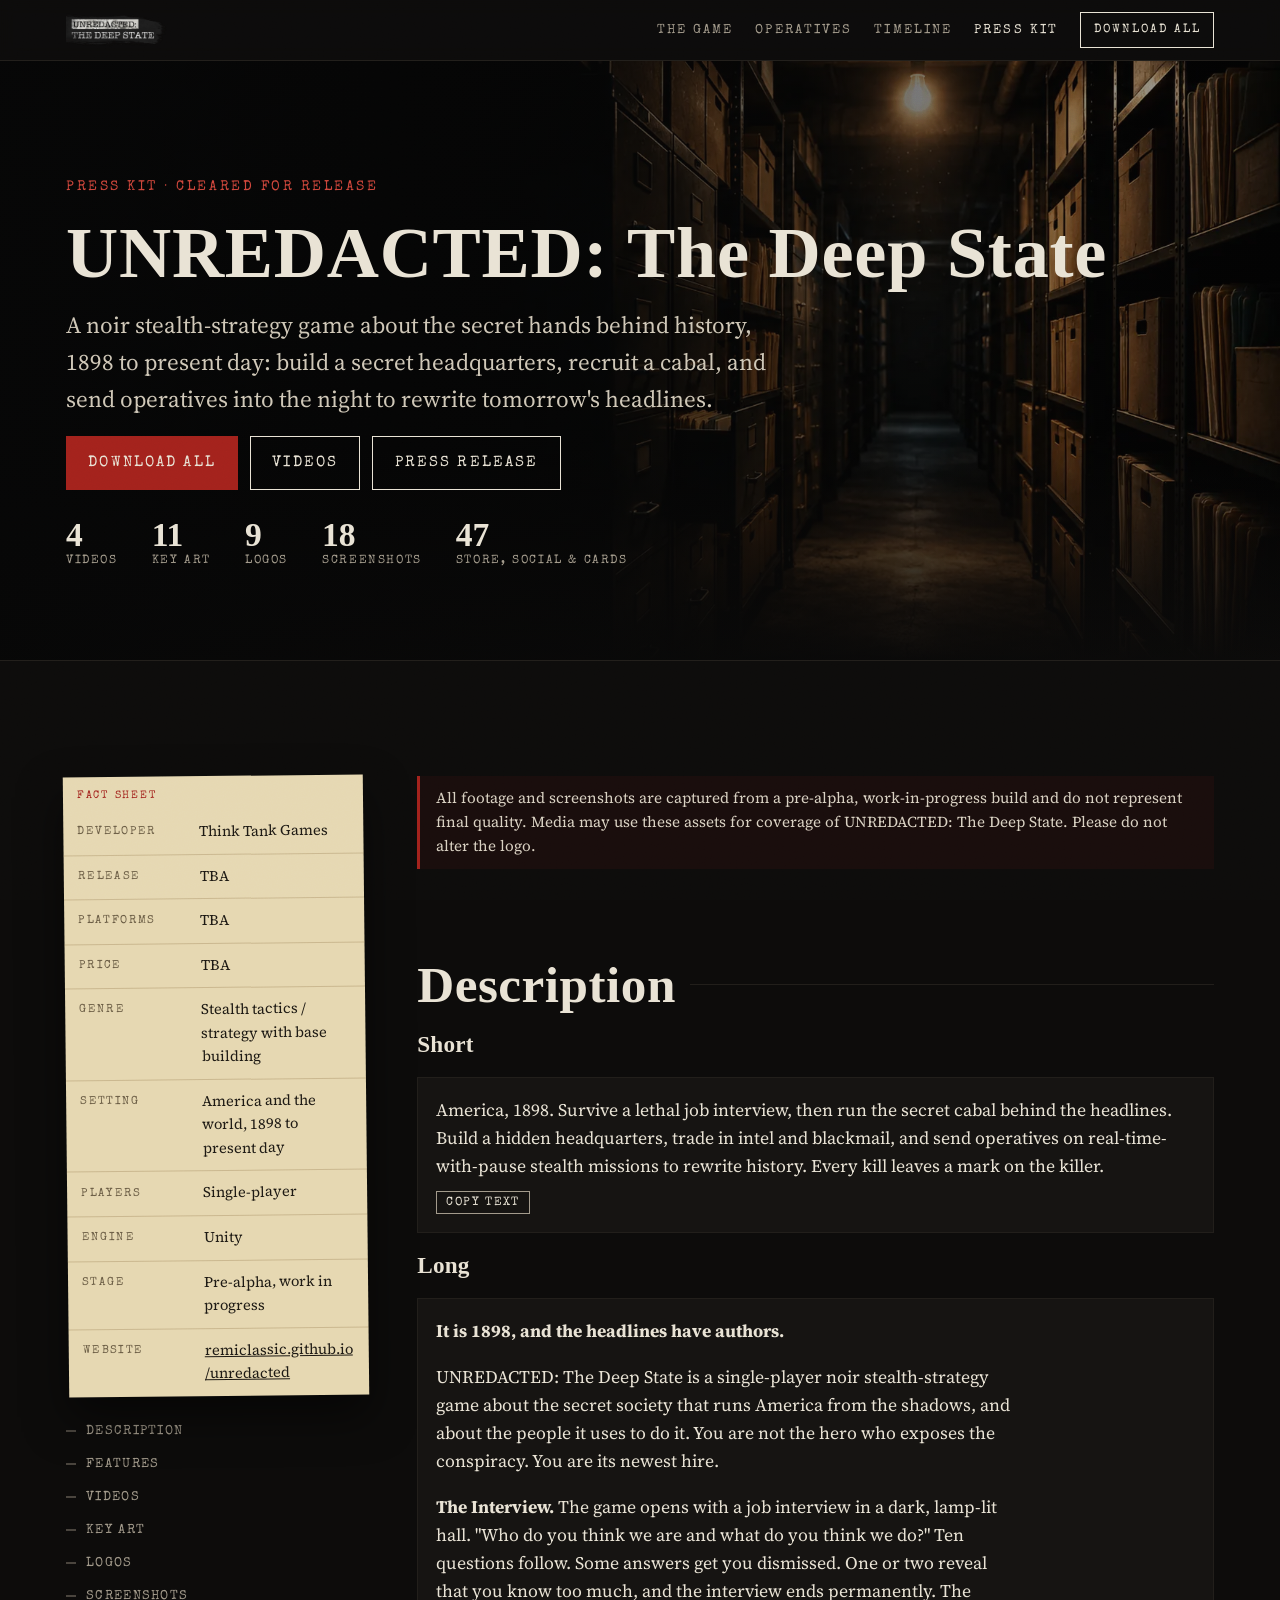
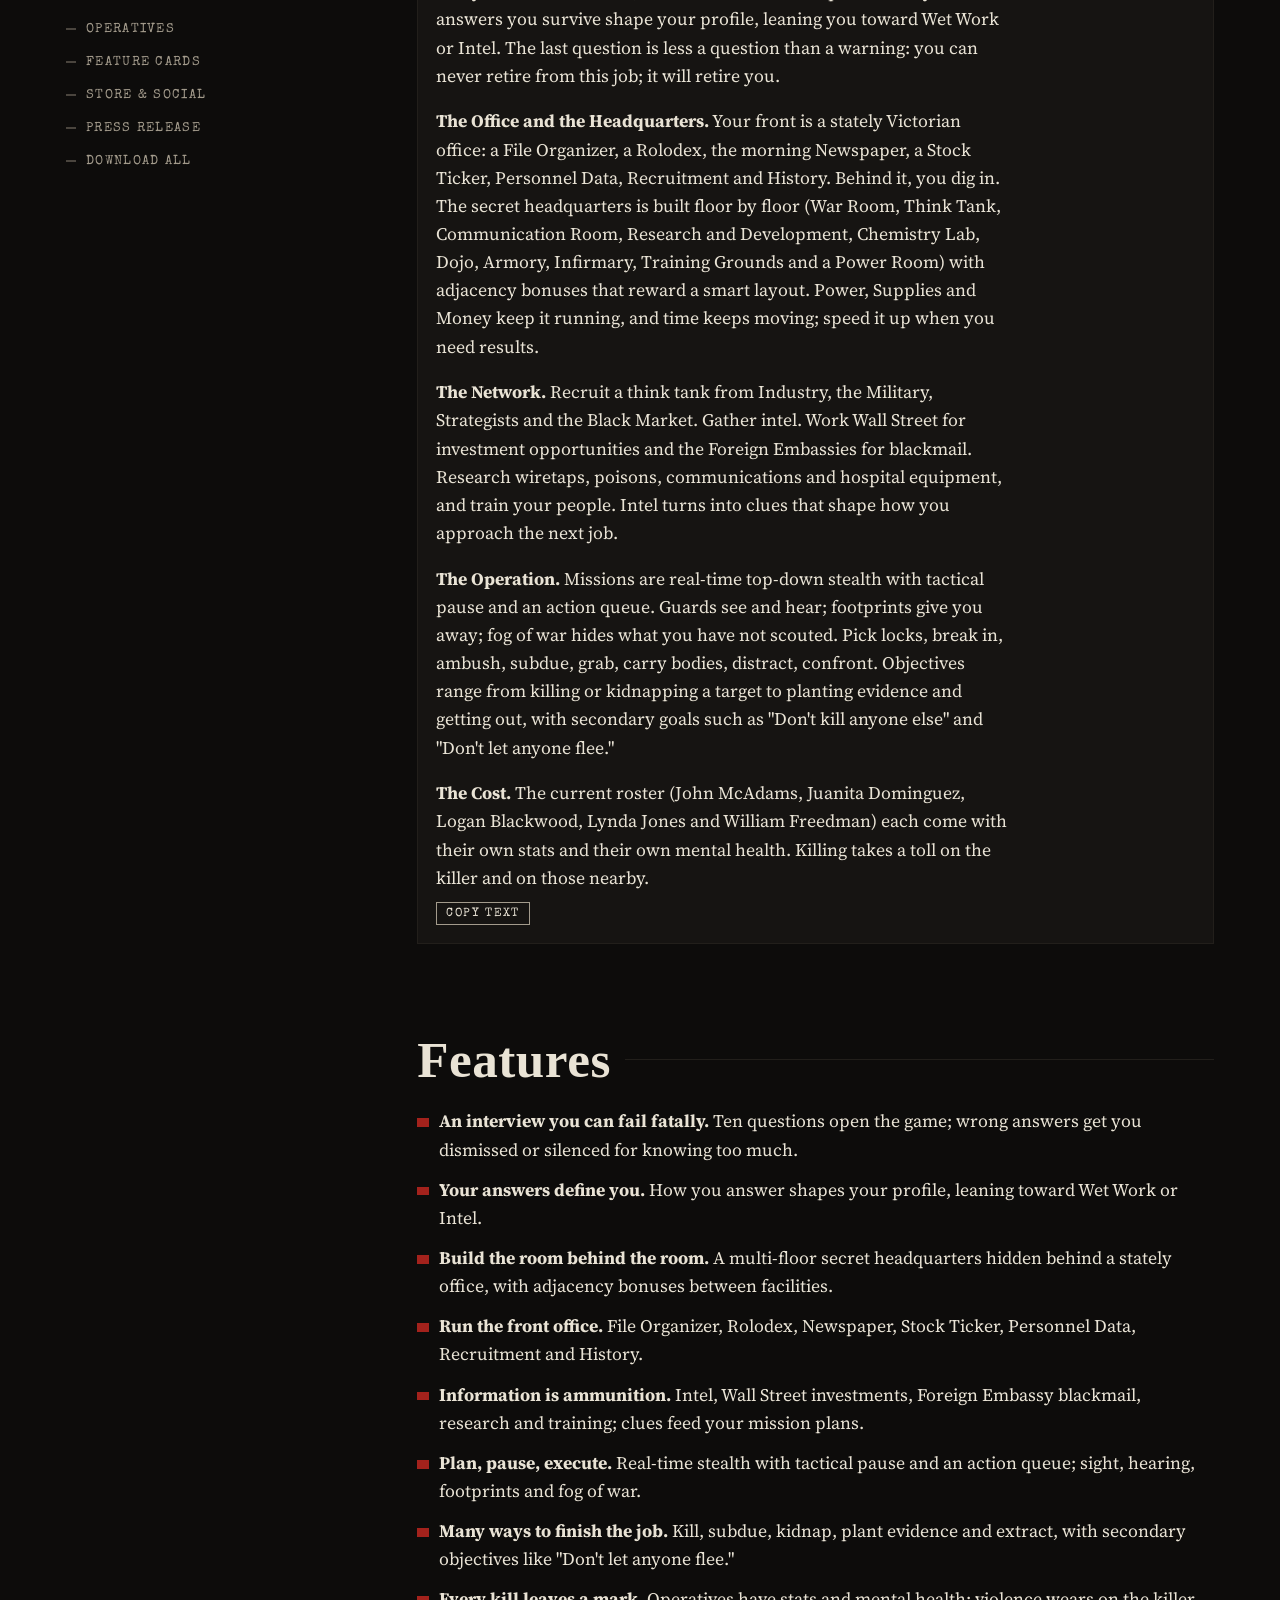
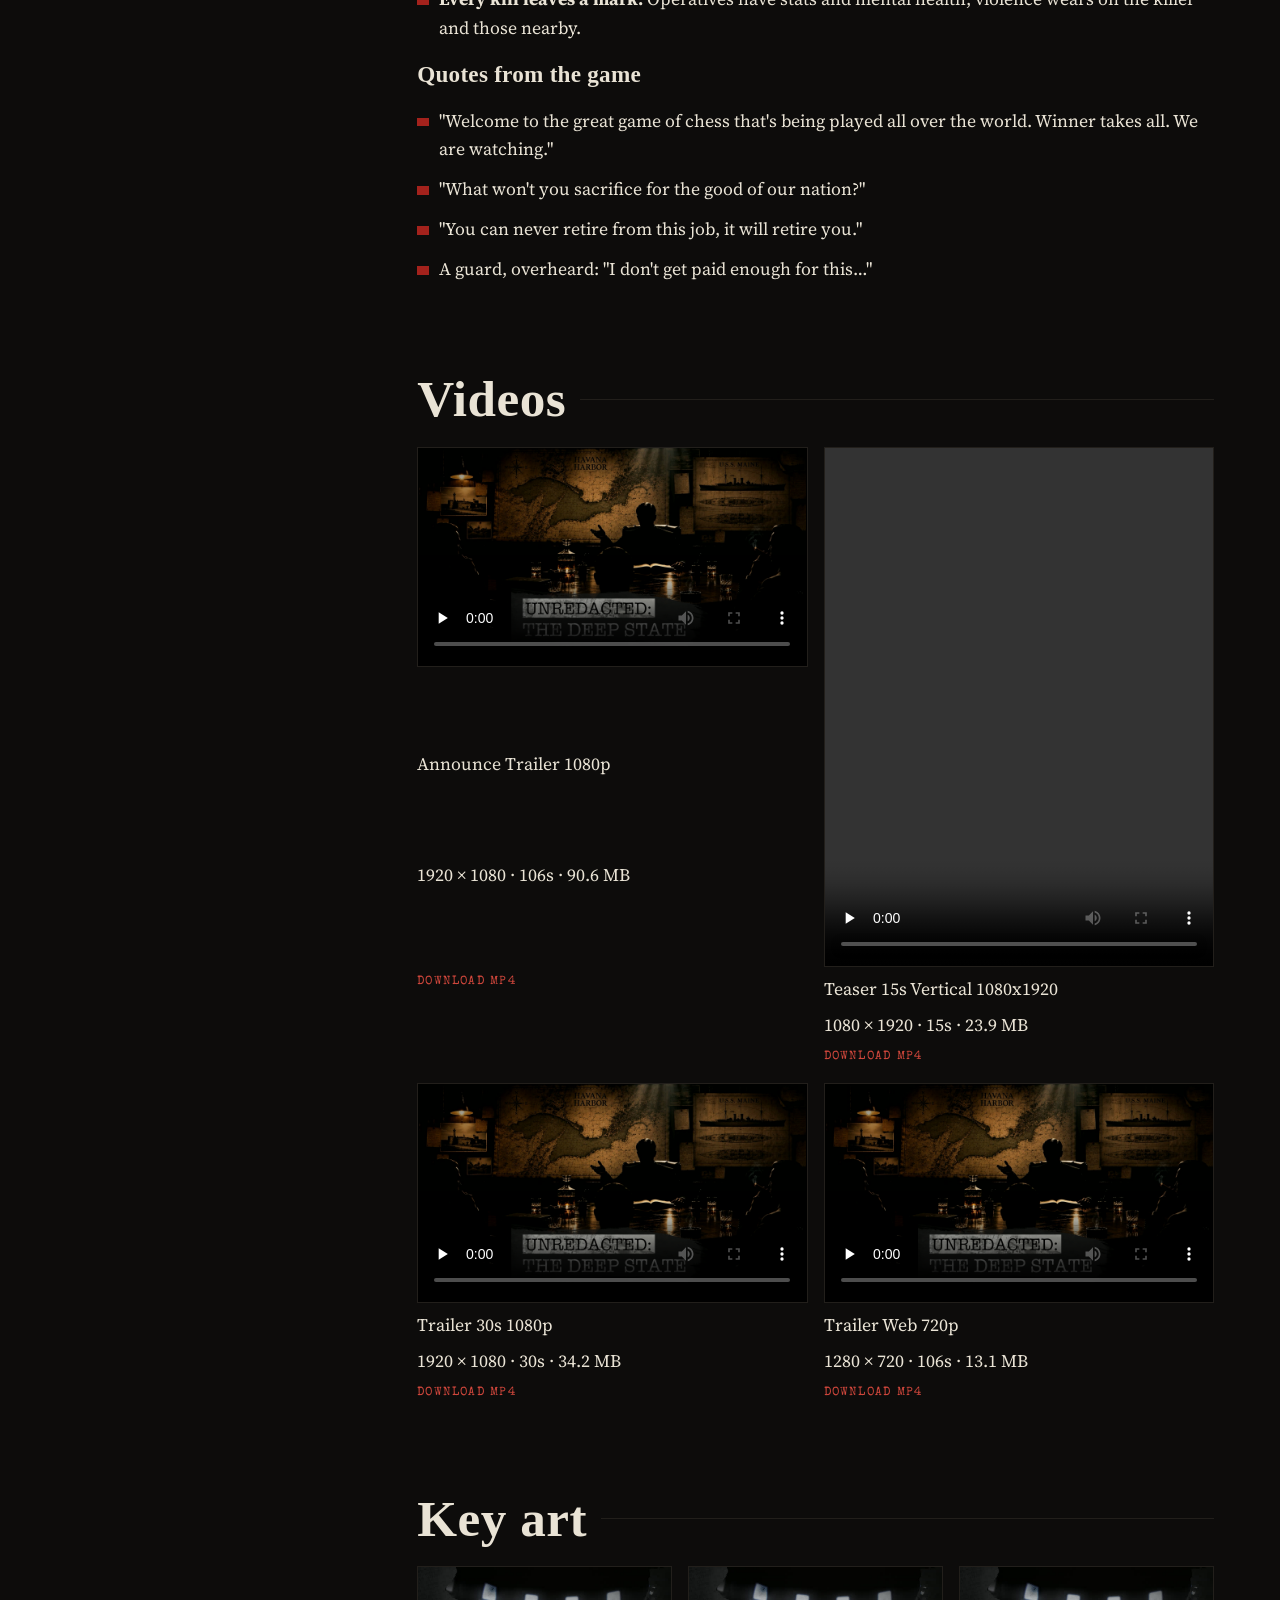
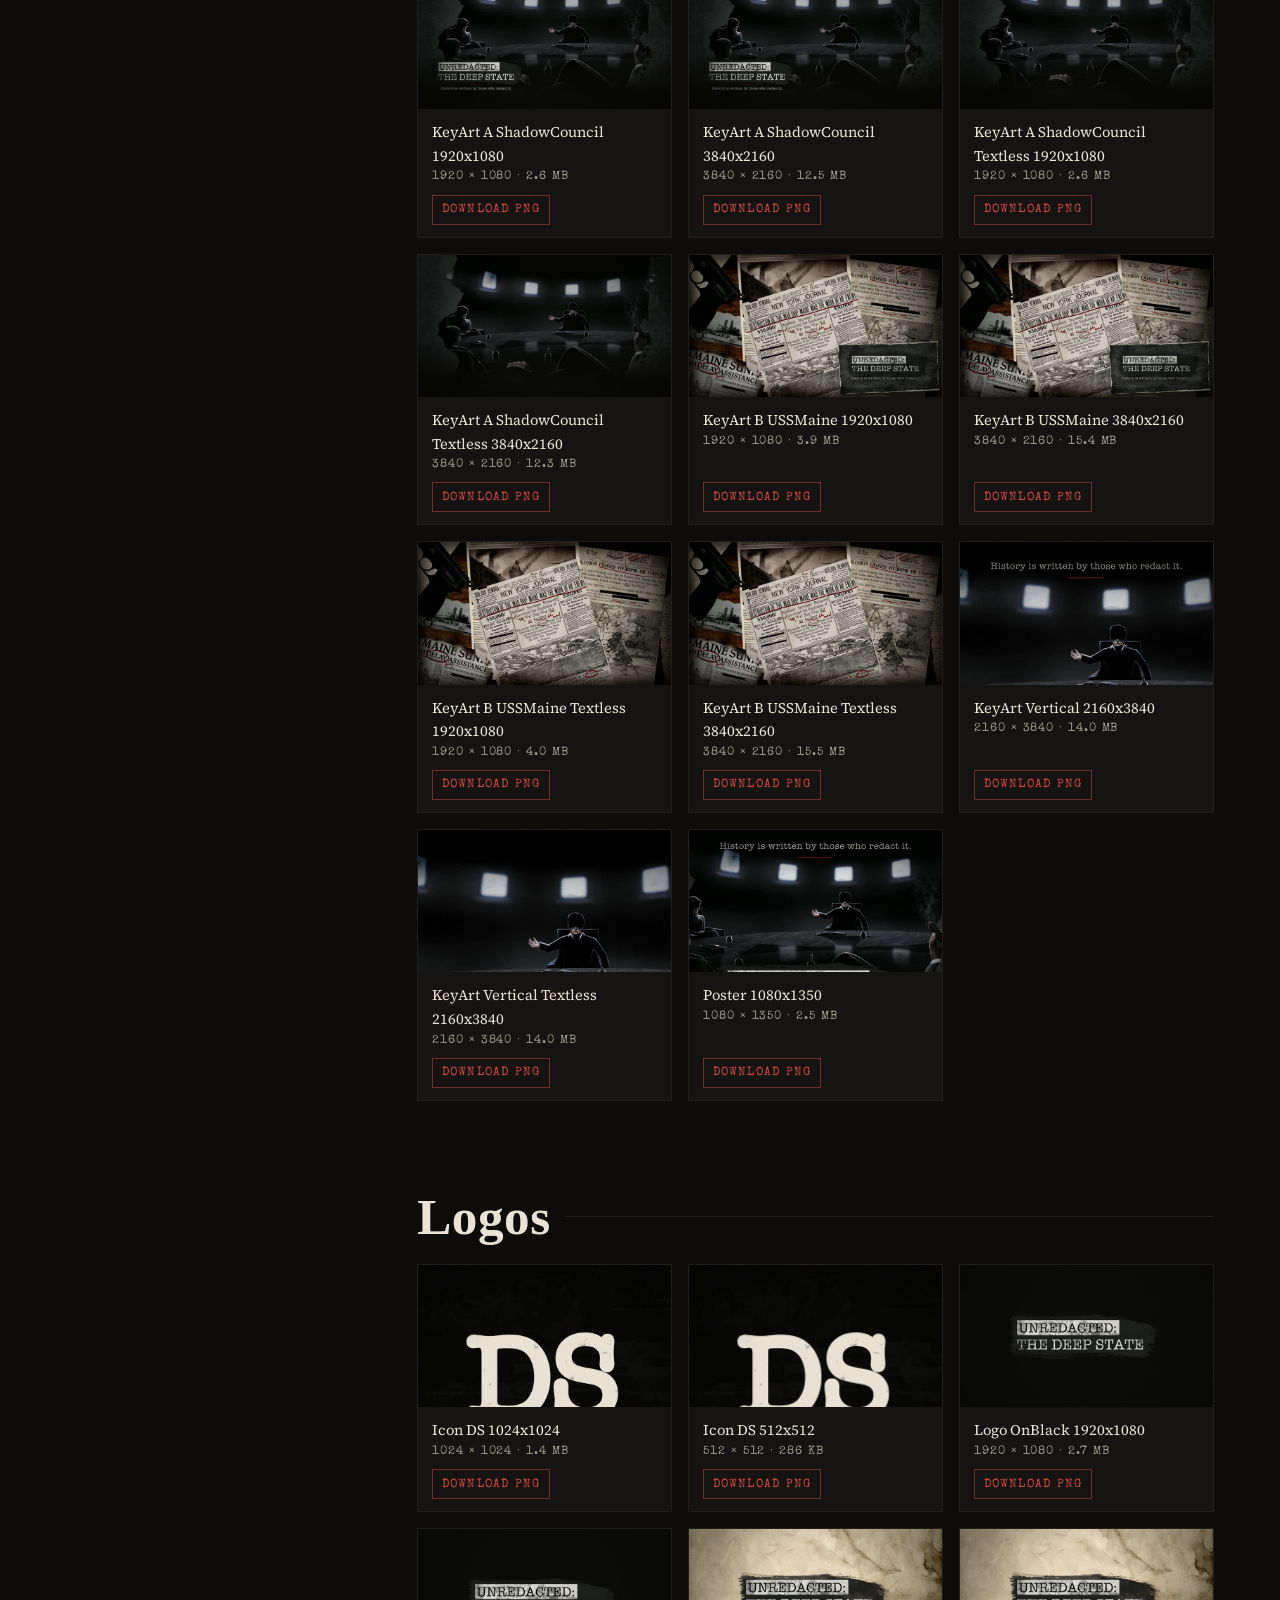
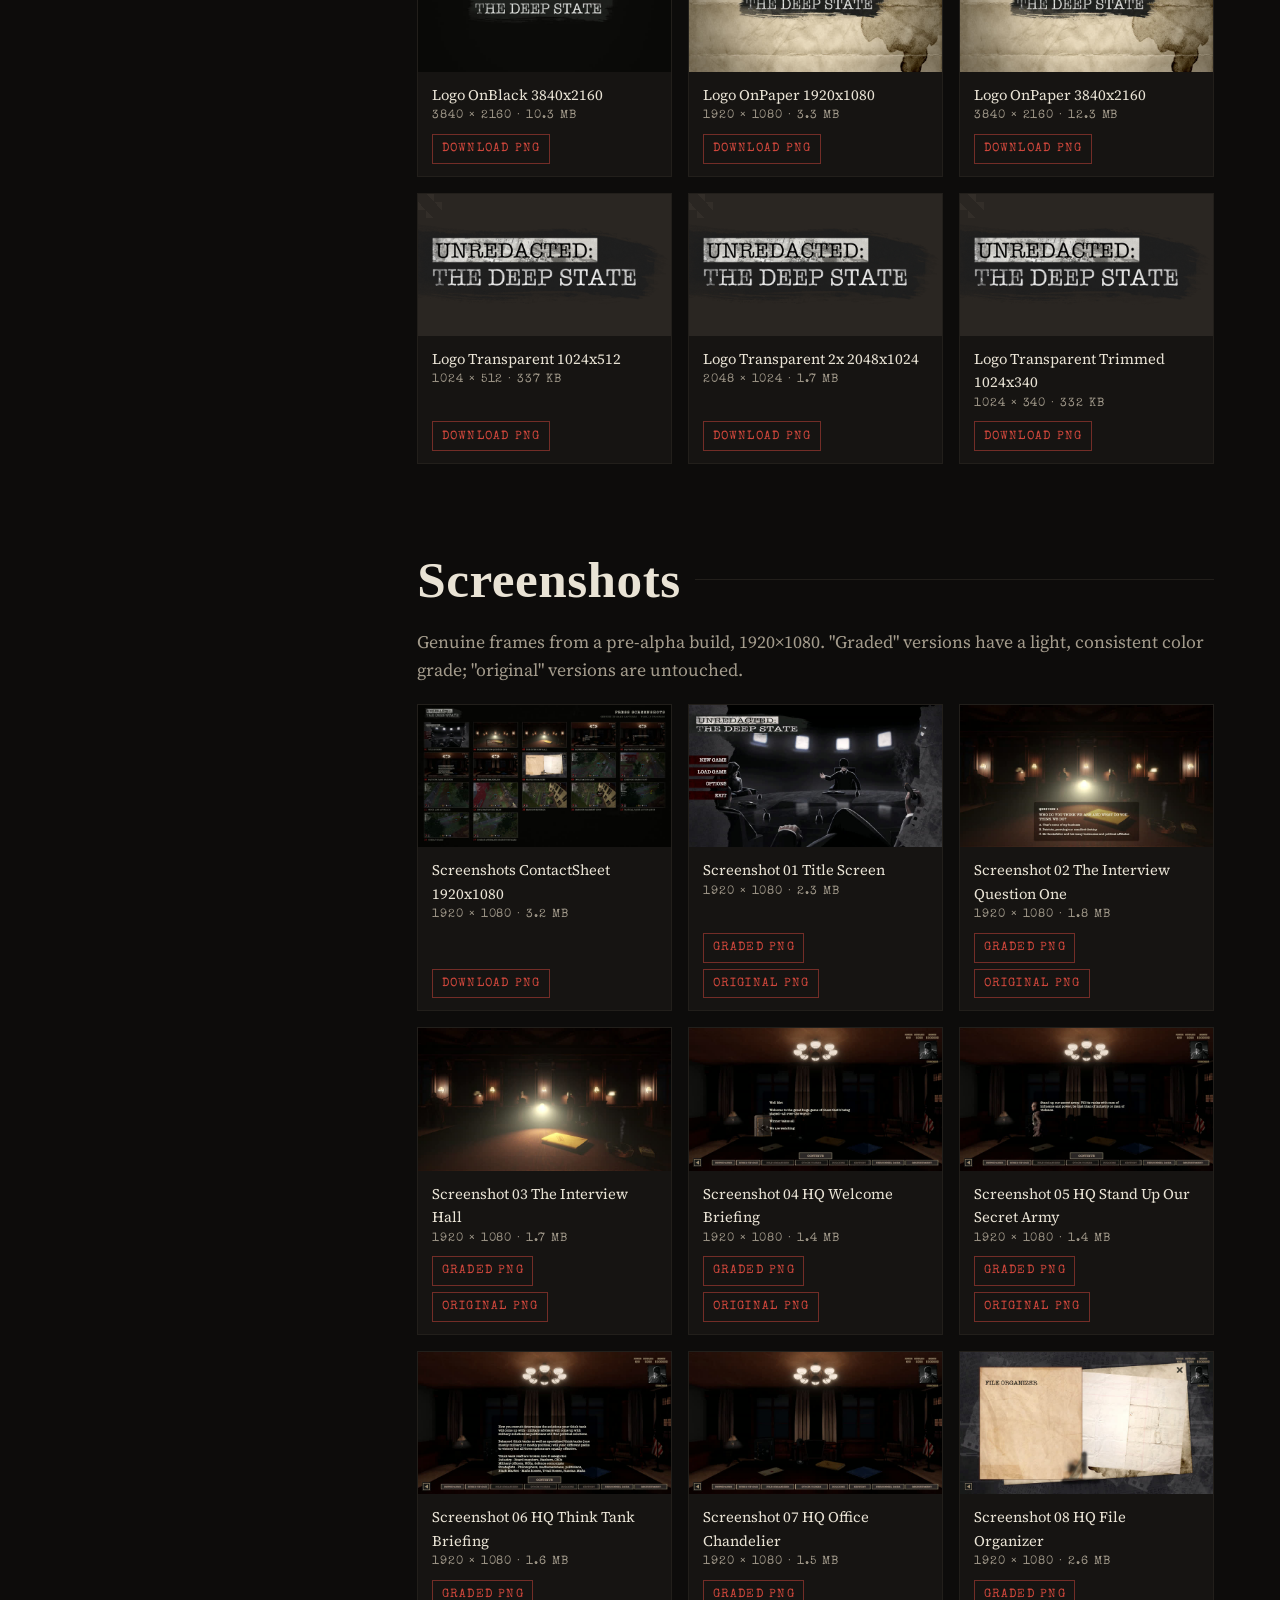
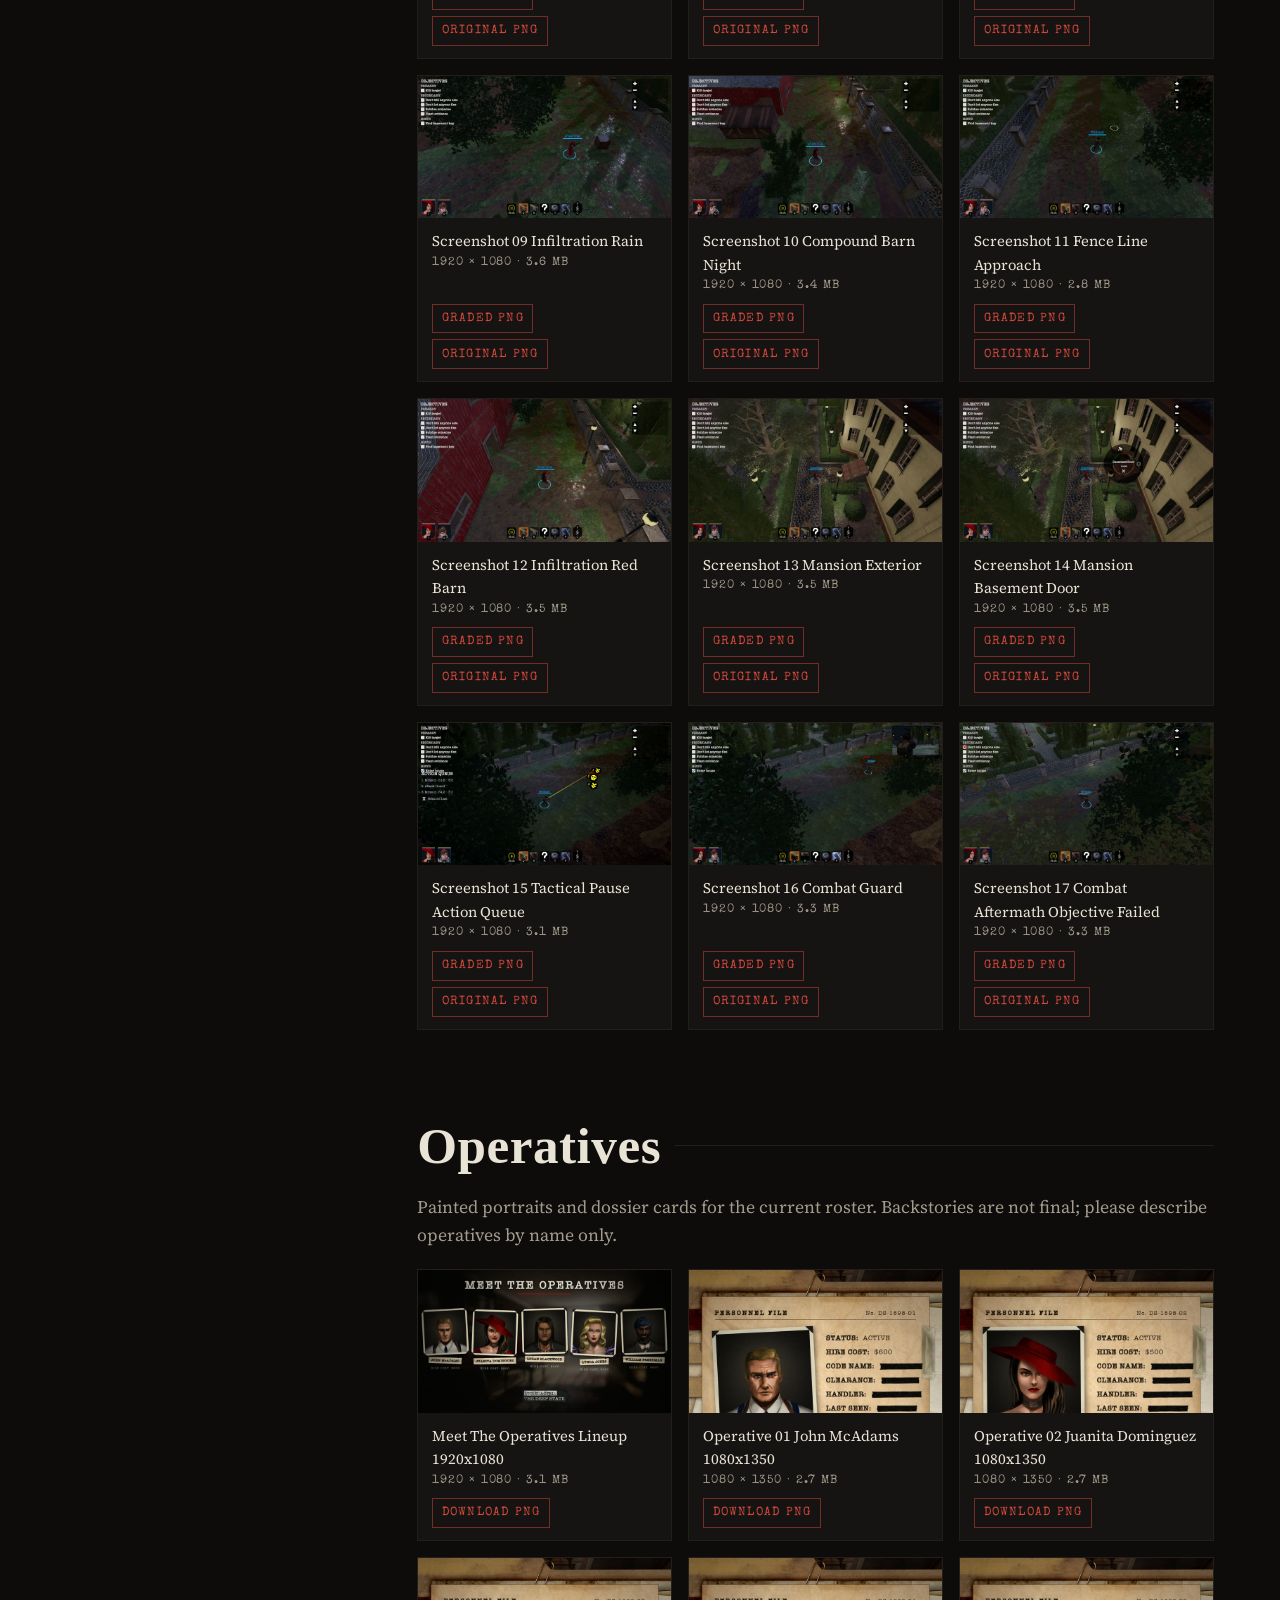
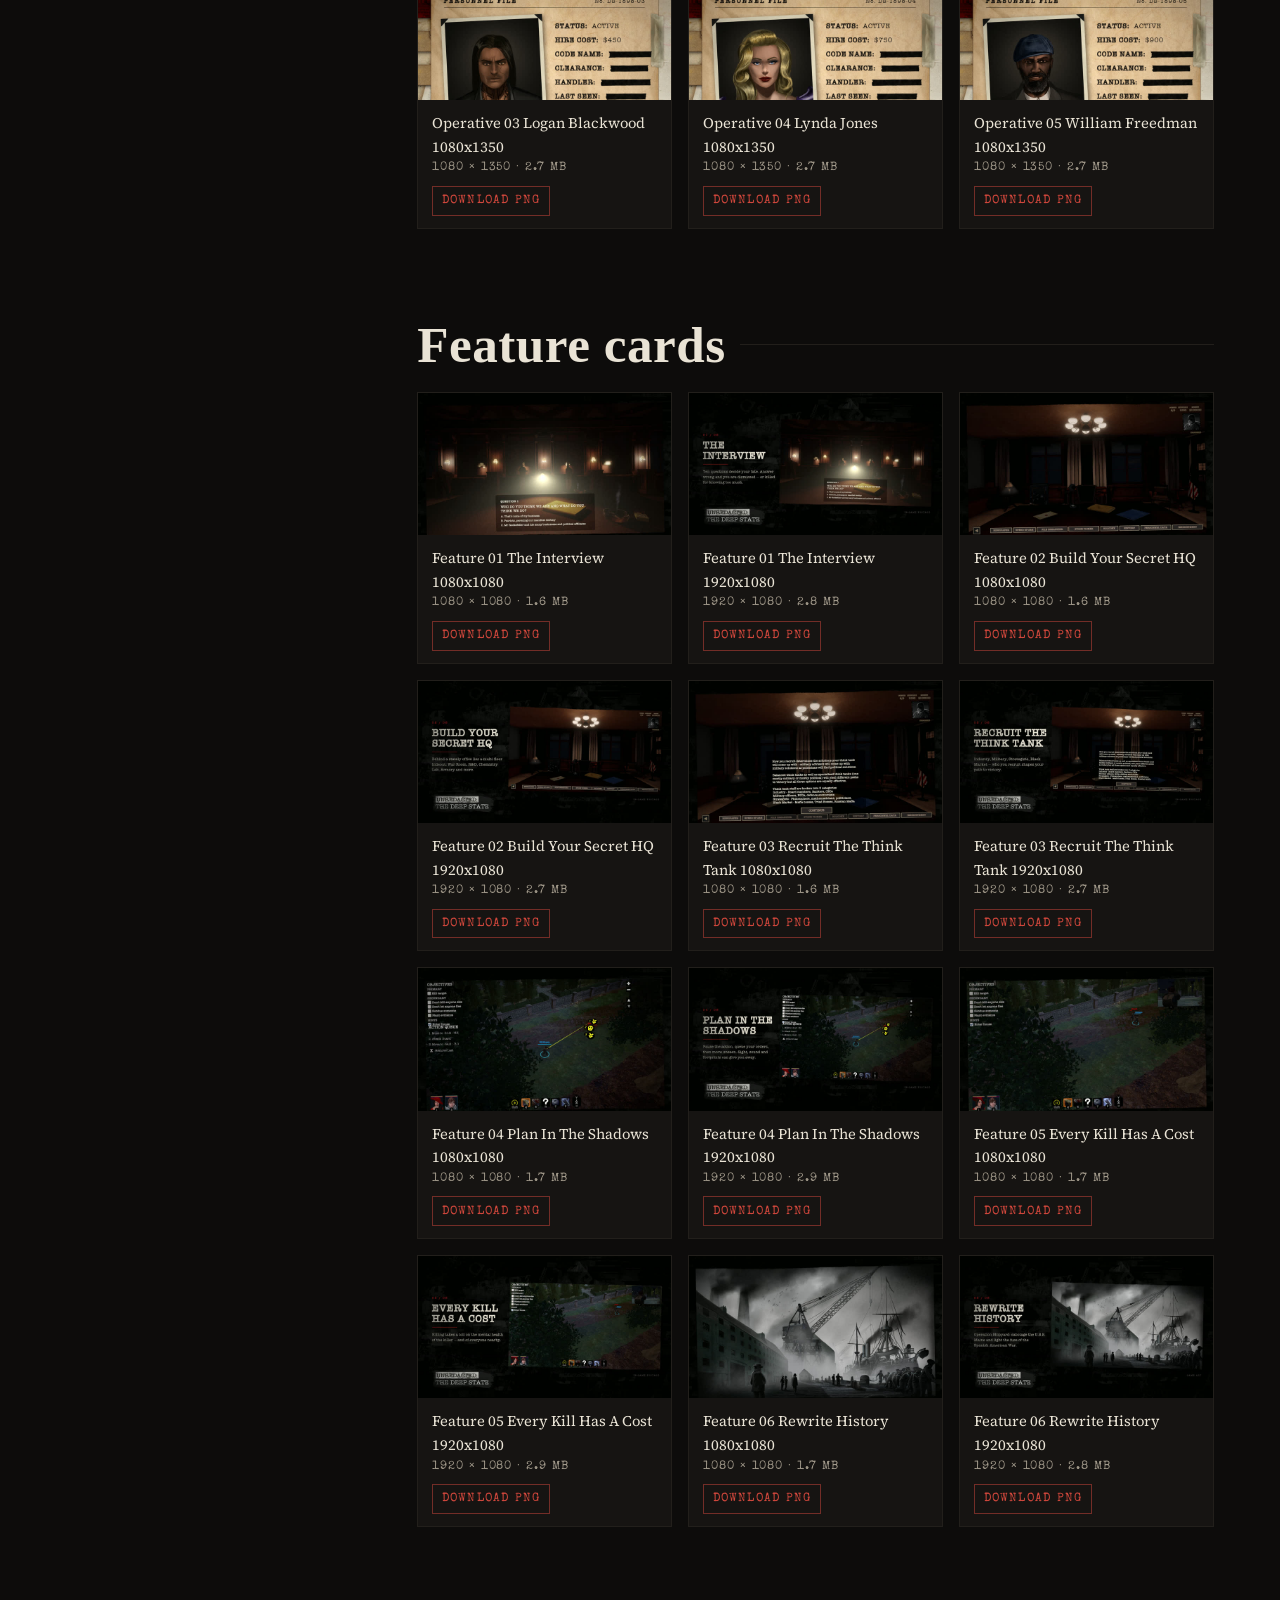
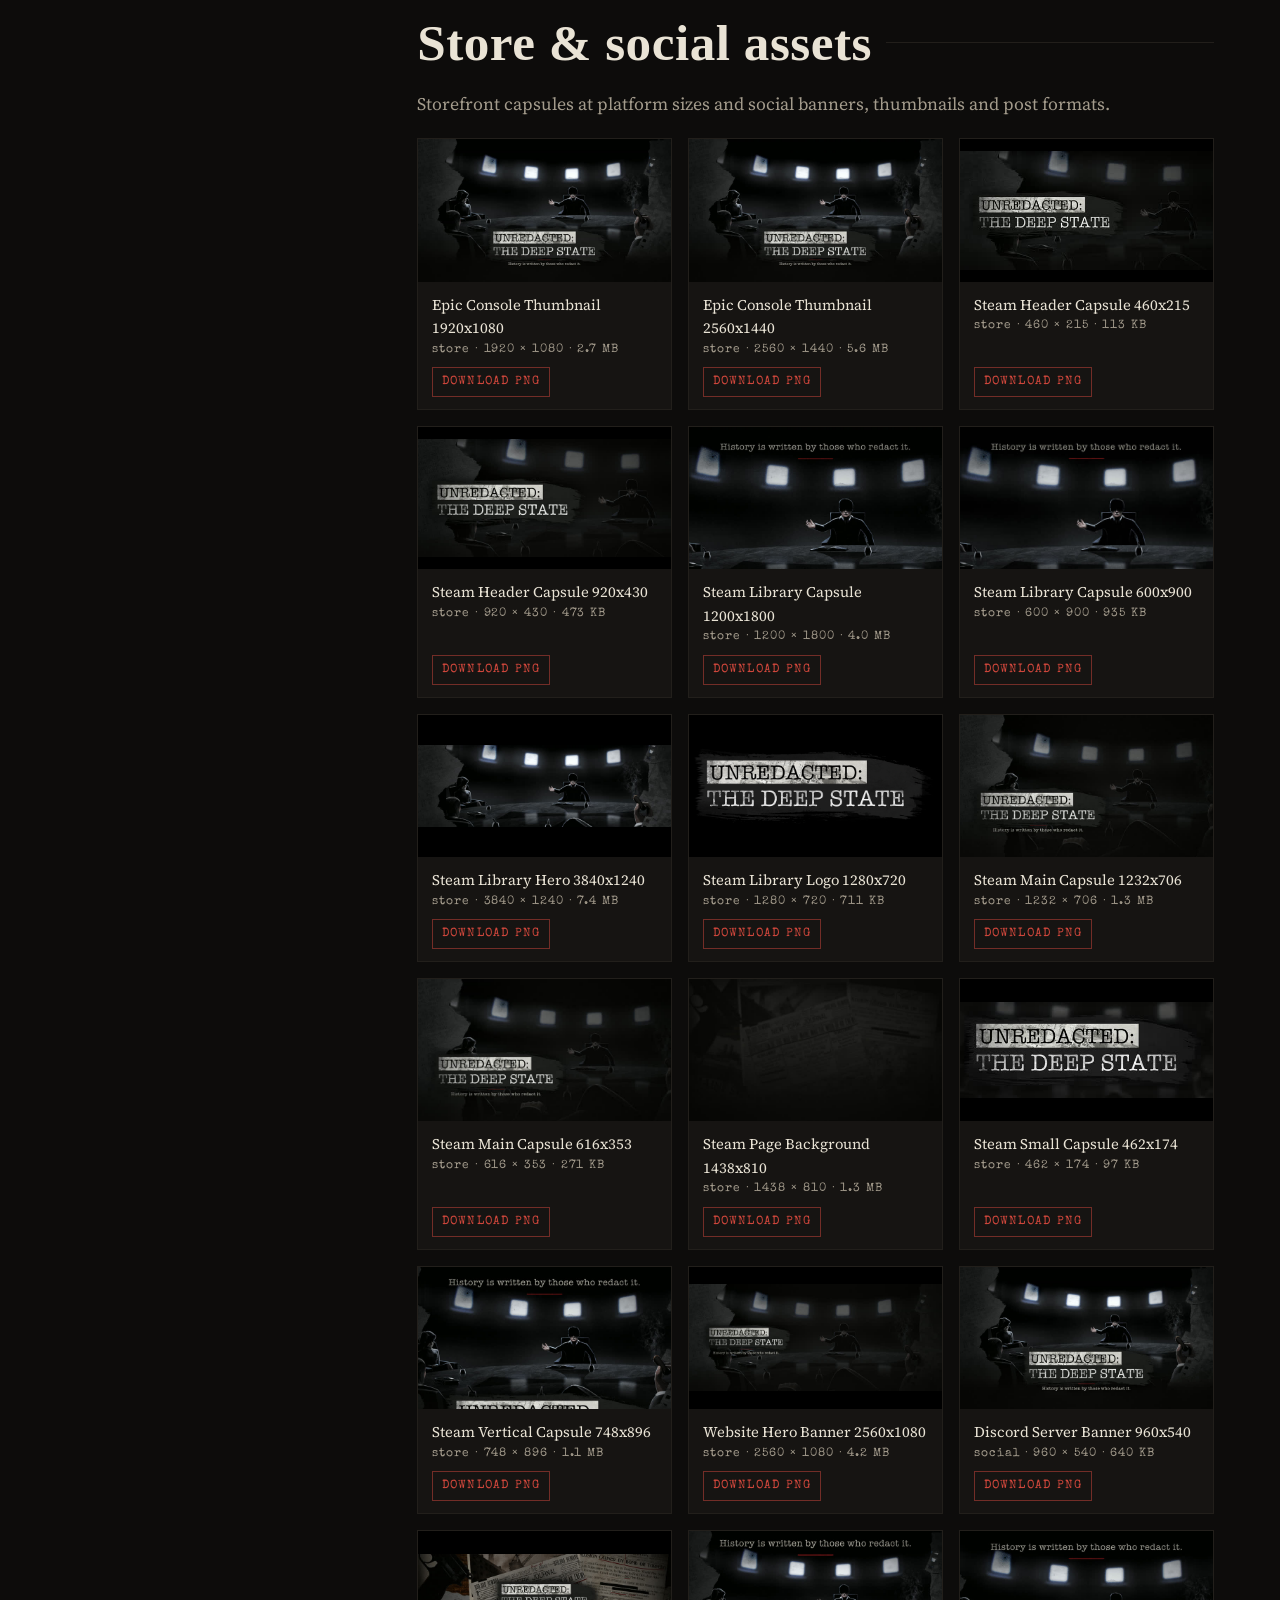
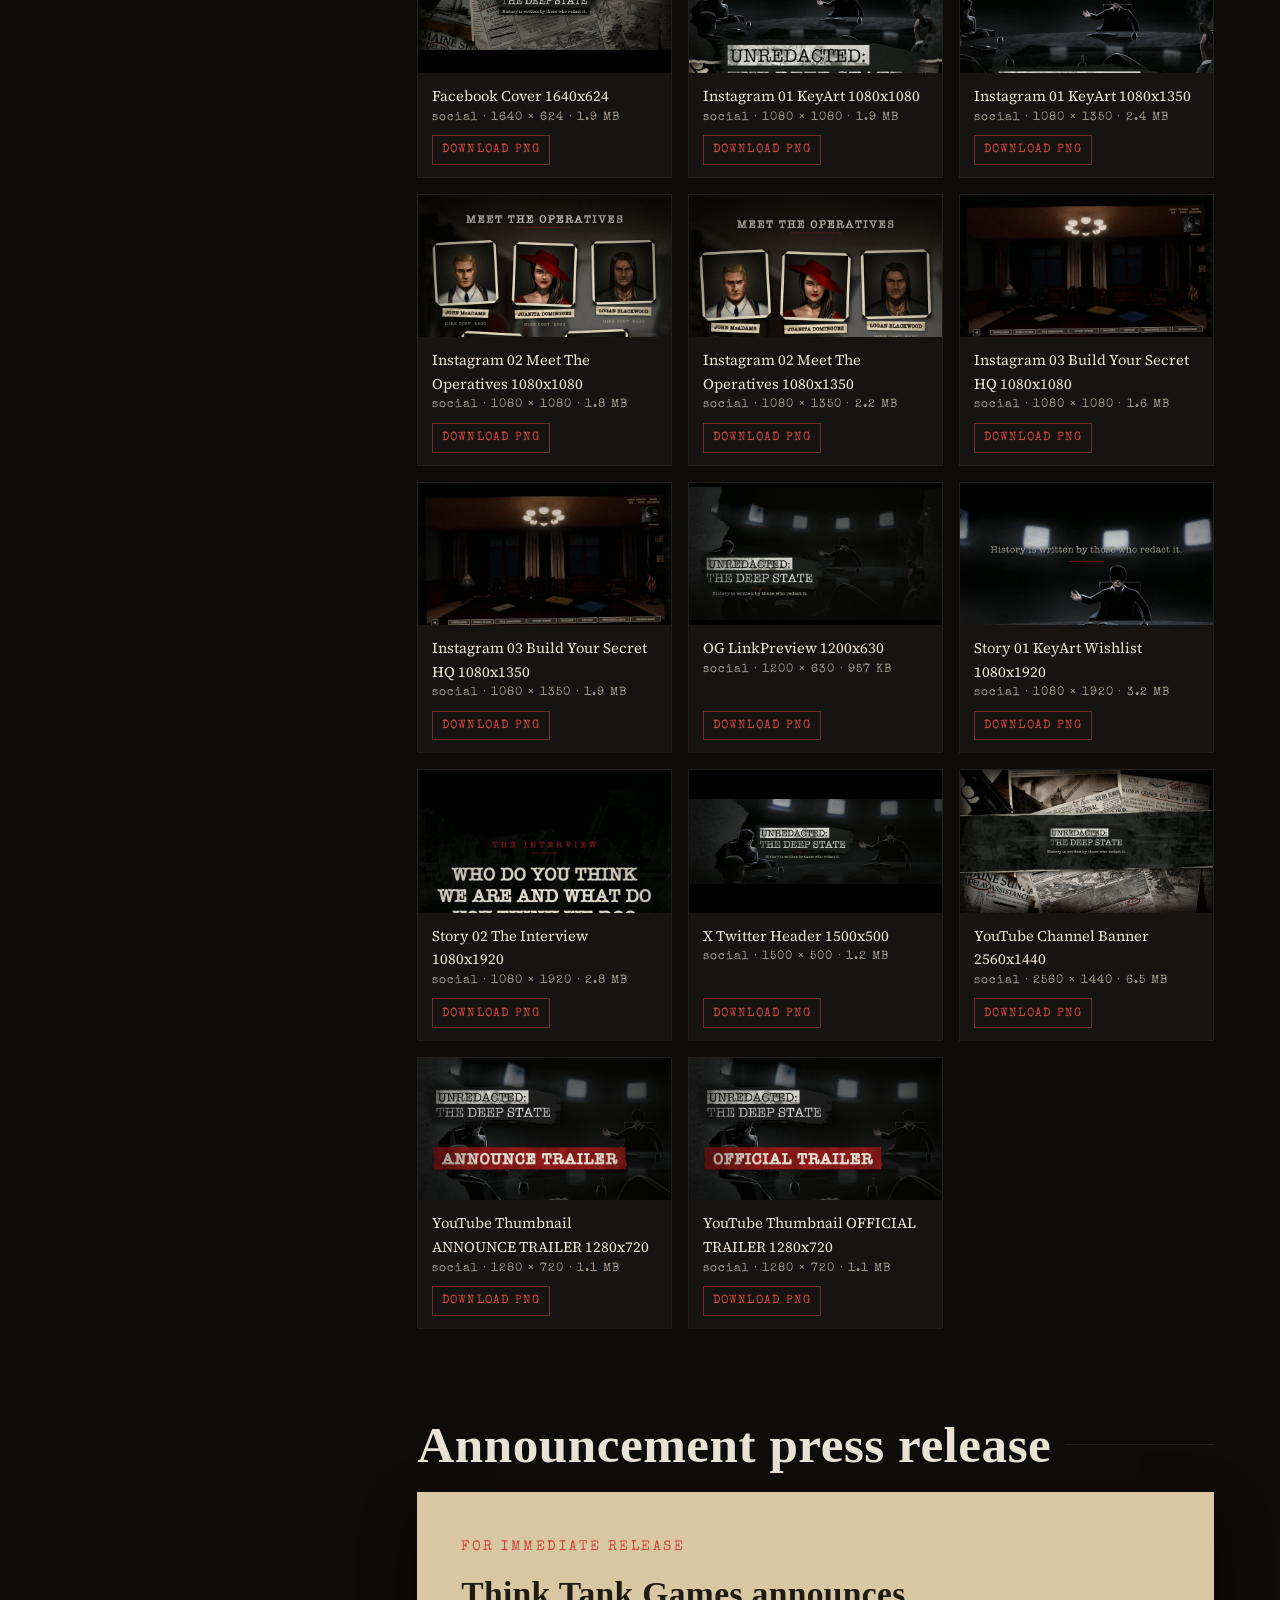
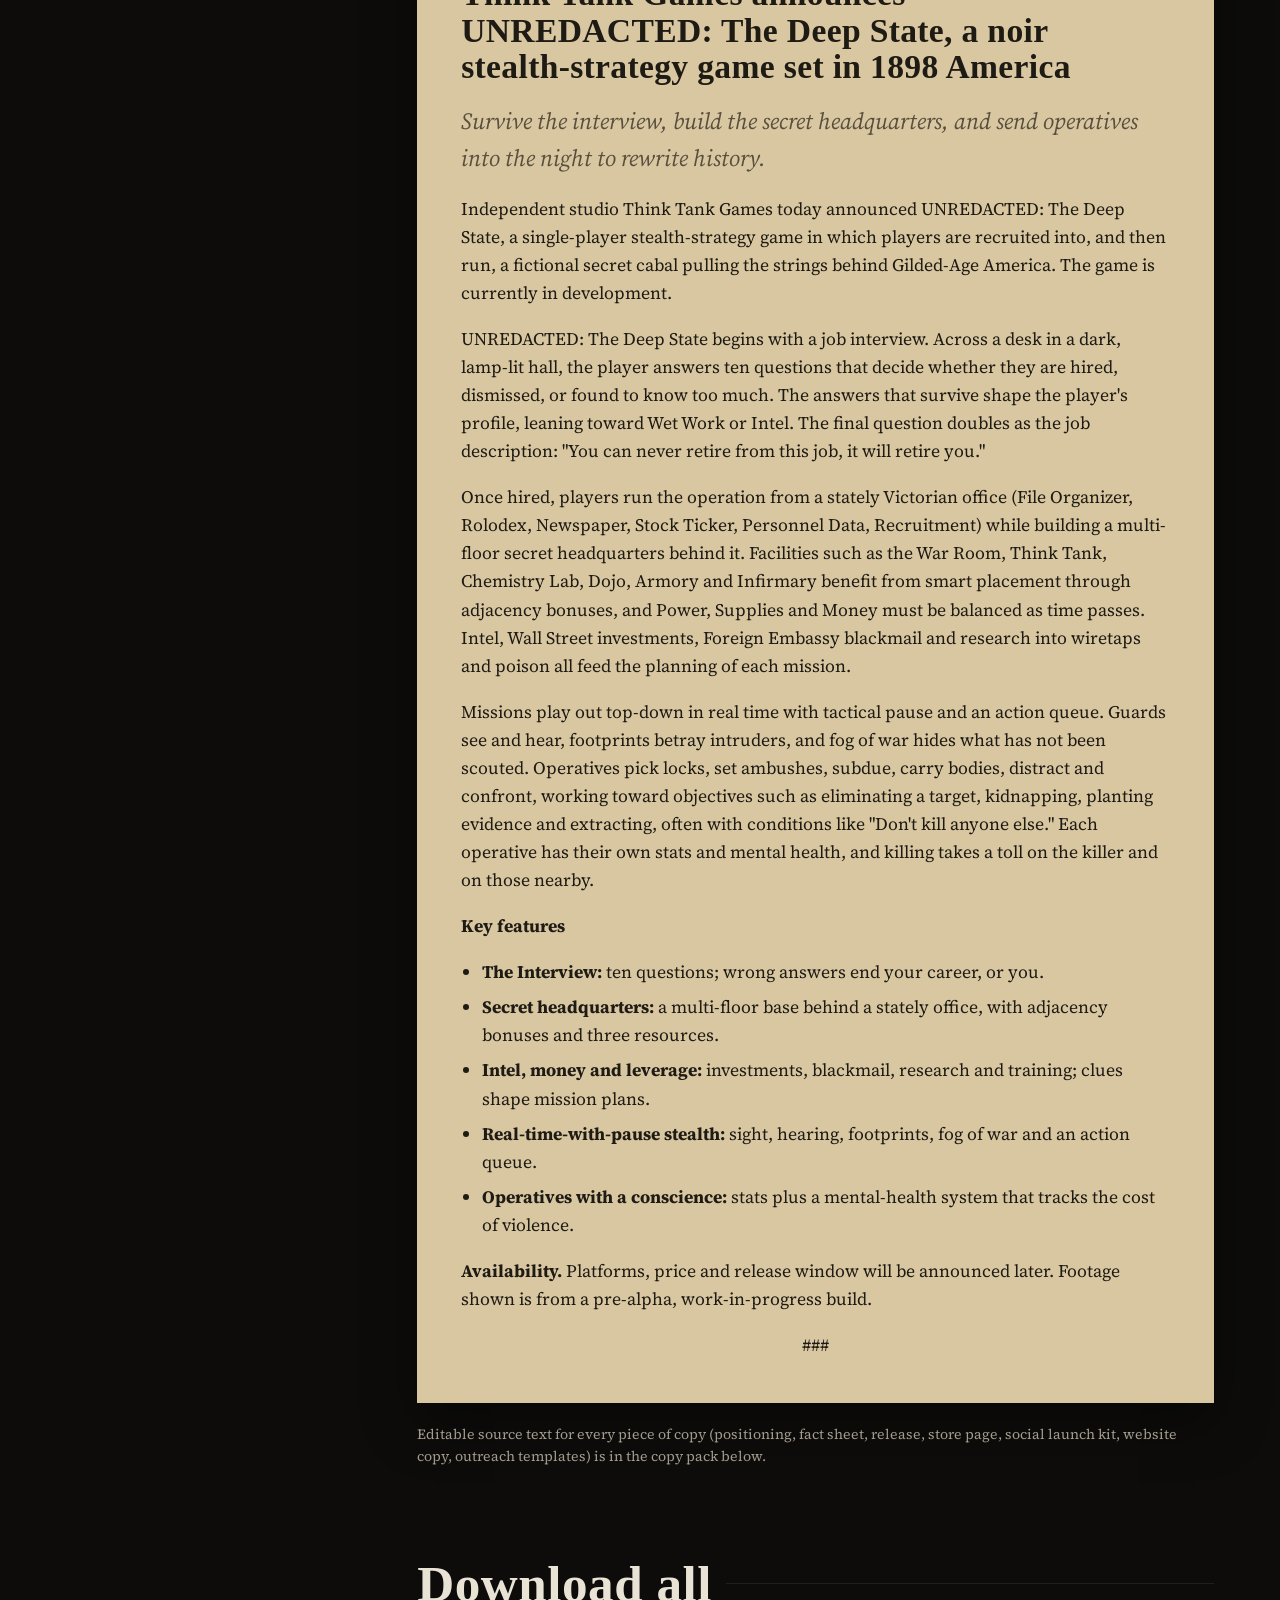
<file: presskit/index.html>
<!doctype html>
<html lang="en">
<head>
<meta charset="utf-8">
<meta name="viewport" content="width=device-width, initial-scale=1, viewport-fit=cover">
<title>Press Kit · UNREDACTED: The Deep State</title>
<meta name="description" content="Press kit for UNREDACTED: The Deep State: fact sheet, trailer, key art, logos, screenshots, operatives, store and social assets, and the announcement press release.">
<meta name="theme-color" content="#0d0c0b">
<link rel="icon" type="image/png" sizes="32x32" href="../assets/img/favicon-32.png">
<meta property="og:type" content="website">
<meta property="og:title" content="Press Kit · UNREDACTED: The Deep State">
<meta property="og:description" content="Trailer, key art, logos, screenshots and fact sheet for UNREDACTED: The Deep State.">
<meta property="og:image" content="https://remiclassic.github.io/unredacted/assets/img/og.jpg">
<meta name="twitter:card" content="summary_large_image">
<link rel="preconnect" href="https://fonts.googleapis.com">
<link rel="preconnect" href="https://fonts.gstatic.com" crossorigin>
<link rel="stylesheet" href="https://fonts.googleapis.com/css2?family=Old+Standard+TT:wght@400;700&family=Source+Serif+4:ital,opsz,wght@0,8..60,400;0,8..60,600;1,8..60,400&family=Special+Elite&display=swap">
<link rel="stylesheet" href="../assets/css/site.css?v=v2a">
<link rel="stylesheet" href="../assets/css/present.css?v=v2a">
</head>
<body>
<script>document.documentElement.dataset.root = "..";</script>

<header class="site-head">
  <div class="wrap">
    <a class="brand" href="../" aria-label="UNREDACTED: The Deep State home"><img src="../assets/img/logo.png" alt="UNREDACTED: The Deep State" width="1024" height="340"></a>
    <nav class="nav" aria-label="Main">
      <a href="../#game">The Game</a>
      <a href="../#operatives">Operatives</a>
      <a href="../#timeline">Timeline</a>
      <a class="keep" href="./" aria-current="page">Press Kit</a>
      <a class="btn keep" href="#download-all">Download all</a>
    </nav>
  </div>
</header>

<main>
  <section class="pk-hero">
    <picture class="sec-bg" aria-hidden="true"><source srcset="../assets/img/bg-archive.webp" type="image/webp"><img src="../assets/img/bg-archive.jpg" alt="" width="1760" height="990" decoding="async"></picture>
    <div class="wrap">
      <span class="label">Press kit · Cleared for release</span>
      <h1>UNREDACTED: <span class="redact">The Deep State</span></h1>
      <p class="lede">A noir stealth-strategy game about the secret hands behind history, 1898 to present day: build a secret headquarters, recruit a cabal, and send operatives into the night to rewrite tomorrow's headlines.</p>
      <div class="btns"><a class="btn primary" href="#download-all">Download all</a><a class="btn" href="#videos">Videos</a><a class="btn" href="#release">Press release</a></div>
      <ul class="pk-stats"><li><b>4</b>Videos</li><li><b>11</b>Key art</li><li><b>9</b>Logos</li><li><b>18</b>Screenshots</li><li><b>47</b>Store, social &amp; cards</li></ul>
    </div>
  </section>

  <div class="band">
    <div class="wrap pk-grid">
      <aside class="pk-side">
        <div class="facts" aria-label="Fact sheet">
          <dl>
            <div><dt>Developer</dt><dd>Think Tank Games</dd></div>
            <div><dt>Release</dt><dd>TBA</dd></div>
            <div><dt>Platforms</dt><dd>TBA</dd></div>
            <div><dt>Price</dt><dd>TBA</dd></div>
            <div><dt>Genre</dt><dd>Stealth tactics / strategy with base building</dd></div>
            <div><dt>Setting</dt><dd>America and the world, 1898 to present day</dd></div>
            <div><dt>Players</dt><dd>Single-player</dd></div>
            <div><dt>Engine</dt><dd>Unity</dd></div>
            <div><dt>Stage</dt><dd>Pre-alpha, work in progress</dd></div>
            <div><dt>Website</dt><dd><a href="../">remiclassic.github.io/unredacted</a></dd></div>
          </dl>
        </div>
        <nav class="toc" aria-label="Press kit sections">
          <a href="#description">Description</a>
          <a href="#features">Features</a>
          <a href="#videos">Videos</a>
          <a href="#keyart">Key art</a>
          <a href="#logos">Logos</a>
          <a href="#screenshots">Screenshots</a>
          <a href="#operatives">Operatives</a>
          <a href="#feature-cards">Feature cards</a>
          <a href="#store">Store &amp; social</a>
          <a href="#release">Press release</a>
          <a href="#download-all">Download all</a>
        </nav>
      </aside>

      <div class="pk-main">
        <p class="note">All footage and screenshots are captured from a pre-alpha, work-in-progress build and do not represent final quality. Media may use these assets for coverage of UNREDACTED: The Deep State. Please do not alter the logo.</p>

        <section class="pk-sec" id="description">
          <h2>Description</h2>
          <h3>Short</h3>
          <div class="copybox"><p id="desc-short">America, 1898. Survive a lethal job interview, then run the secret cabal behind the headlines. Build a hidden headquarters, trade in intel and blackmail, and send operatives on real-time-with-pause stealth missions to rewrite history. Every kill leaves a mark on the killer.</p><button class="copy-btn" type="button" data-copy="desc-short">Copy text</button></div>
          <h3>Long</h3>
          <div class="copybox"><div class="prose" id="desc-long">
            <p><strong>It is 1898, and the headlines have authors.</strong></p>
            <p>UNREDACTED: The Deep State is a single-player noir stealth-strategy game about the secret society that runs America from the shadows, and about the people it uses to do it. You are not the hero who exposes the conspiracy. You are its newest hire.</p>
            <p><strong>The Interview.</strong> The game opens with a job interview in a dark, lamp-lit hall. "Who do you think we are and what do you think we do?" Ten questions follow. Some answers get you dismissed. One or two reveal that you know too much, and the interview ends permanently. The answers you survive shape your profile, leaning you toward Wet Work or Intel. The last question is less a question than a warning: you can never retire from this job; it will retire you.</p>
            <p><strong>The Office and the Headquarters.</strong> Your front is a stately Victorian office: a File Organizer, a Rolodex, the morning Newspaper, a Stock Ticker, Personnel Data, Recruitment and History. Behind it, you dig in. The secret headquarters is built floor by floor (War Room, Think Tank, Communication Room, Research and Development, Chemistry Lab, Dojo, Armory, Infirmary, Training Grounds and a Power Room) with adjacency bonuses that reward a smart layout. Power, Supplies and Money keep it running, and time keeps moving; speed it up when you need results.</p>
            <p><strong>The Network.</strong> Recruit a think tank from Industry, the Military, Strategists and the Black Market. Gather intel. Work Wall Street for investment opportunities and the Foreign Embassies for blackmail. Research wiretaps, poisons, communications and hospital equipment, and train your people. Intel turns into clues that shape how you approach the next job.</p>
            <p><strong>The Operation.</strong> Missions are real-time top-down stealth with tactical pause and an action queue. Guards see and hear; footprints give you away; fog of war hides what you have not scouted. Pick locks, break in, ambush, subdue, grab, carry bodies, distract, confront. Objectives range from killing or kidnapping a target to planting evidence and getting out, with secondary goals such as "Don't kill anyone else" and "Don't let anyone flee."</p>
            <p><strong>The Cost.</strong> The current roster (John McAdams, Juanita Dominguez, Logan Blackwood, Lynda Jones and William Freedman) each come with their own stats and their own mental health. Killing takes a toll on the killer and on those nearby.</p>
          </div><button class="copy-btn" type="button" data-copy="desc-long">Copy text</button></div>
        </section>

        <section class="pk-sec" id="features">
          <h2>Features</h2>
          <ul class="feat-list">
            <li><strong>An interview you can fail fatally.</strong> Ten questions open the game; wrong answers get you dismissed or silenced for knowing too much.</li>
            <li><strong>Your answers define you.</strong> How you answer shapes your profile, leaning toward Wet Work or Intel.</li>
            <li><strong>Build the room behind the room.</strong> A multi-floor secret headquarters hidden behind a stately office, with adjacency bonuses between facilities.</li>
            <li><strong>Run the front office.</strong> File Organizer, Rolodex, Newspaper, Stock Ticker, Personnel Data, Recruitment and History.</li>
            <li><strong>Information is ammunition.</strong> Intel, Wall Street investments, Foreign Embassy blackmail, research and training; clues feed your mission plans.</li>
            <li><strong>Plan, pause, execute.</strong> Real-time stealth with tactical pause and an action queue; sight, hearing, footprints and fog of war.</li>
            <li><strong>Many ways to finish the job.</strong> Kill, subdue, kidnap, plant evidence and extract, with secondary objectives like "Don't let anyone flee."</li>
            <li><strong>Every kill leaves a mark.</strong> Operatives have stats and mental health; violence wears on the killer and those nearby.</li>
          </ul>
          <h3>Quotes from the game</h3>
          <ul class="feat-list">
            <li>"Welcome to the great game of chess that's being played all over the world. Winner takes all. We are watching."</li>
            <li>"What won't you sacrifice for the good of our nation?"</li>
            <li>"You can never retire from this job, it will retire you."</li>
            <li>A guard, overheard: "I don't get paid enough for this…"</li>
          </ul>
        </section>

        <section class="pk-sec" id="videos">
          <h2>Videos</h2>
          <div class="vids"><div class="" style="display:grid;gap:8px;min-width:0"><video controls preload="none" playsinline poster="../assets/img/trailer-poster.jpg?v=2" src="../assets/video/trailer-720p.mp4?v=2"></video><div class="name">Announce Trailer 1080p</div><div class="dims">1920 × 1080 · 106s · 90.6 MB</div><div class="dl"><a href="https://github.com/remiclassic/unredacted/releases/download/presskit/TheDeepState_Announce_Trailer_1080p.mp4" download>Download MP4</a></div></div>
<div class="v-vert" style="display:grid;gap:8px;min-width:0"><video controls preload="none" playsinline  src="../downloads/video/TheDeepState_Teaser_15s_Vertical_1080x1920.mp4?v=2"></video><div class="name">Teaser 15s Vertical 1080x1920</div><div class="dims">1080 × 1920 · 15s · 23.9 MB</div><div class="dl"><a href="../downloads/video/TheDeepState_Teaser_15s_Vertical_1080x1920.mp4?v=2" download>Download MP4</a></div></div>
<div class="" style="display:grid;gap:8px;min-width:0"><video controls preload="none" playsinline poster="../assets/img/trailer-poster.jpg?v=2" src="../downloads/video/TheDeepState_Trailer_30s_1080p.mp4?v=2"></video><div class="name">Trailer 30s 1080p</div><div class="dims">1920 × 1080 · 30s · 34.2 MB</div><div class="dl"><a href="../downloads/video/TheDeepState_Trailer_30s_1080p.mp4?v=2" download>Download MP4</a></div></div>
<div class="" style="display:grid;gap:8px;min-width:0"><video controls preload="none" playsinline poster="../assets/img/trailer-poster.jpg?v=2" src="../assets/video/trailer-720p.mp4?v=2"></video><div class="name">Trailer Web 720p</div><div class="dims">1280 × 720 · 106s · 13.1 MB</div><div class="dl"><a href="../assets/video/trailer-720p.mp4?v=2" download>Download MP4</a></div></div></div>
        </section>

        <section class="pk-sec" id="keyart">
          <h2>Key art</h2>
          <div class="assets"><article class="asset"><a class="thumb cover" href="../downloads/keyart/UNREDACTED_KeyArt_A_ShadowCouncil_1920x1080.png" target="_blank" rel="noopener"><img src="previews/keyart/UNREDACTED_KeyArt_A_ShadowCouncil_1920x1080.jpg" alt="KeyArt A ShadowCouncil 1920x1080" loading="lazy"></a><div class="body"><div><div class="name">KeyArt A ShadowCouncil 1920x1080</div><div class="dims">1920 × 1080 · 2.6 MB</div></div><div class="dl"><a href="../downloads/keyart/UNREDACTED_KeyArt_A_ShadowCouncil_1920x1080.png" download>Download PNG</a></div></div></article>
<article class="asset"><a class="thumb cover" href="../downloads/keyart/UNREDACTED_KeyArt_A_ShadowCouncil_3840x2160.png" target="_blank" rel="noopener"><img src="previews/keyart/UNREDACTED_KeyArt_A_ShadowCouncil_3840x2160.jpg" alt="KeyArt A ShadowCouncil 3840x2160" loading="lazy"></a><div class="body"><div><div class="name">KeyArt A ShadowCouncil 3840x2160</div><div class="dims">3840 × 2160 · 12.5 MB</div></div><div class="dl"><a href="../downloads/keyart/UNREDACTED_KeyArt_A_ShadowCouncil_3840x2160.png" download>Download PNG</a></div></div></article>
<article class="asset"><a class="thumb cover" href="../downloads/keyart/UNREDACTED_KeyArt_A_ShadowCouncil_Textless_1920x1080.png" target="_blank" rel="noopener"><img src="previews/keyart/UNREDACTED_KeyArt_A_ShadowCouncil_Textless_1920x1080.jpg" alt="KeyArt A ShadowCouncil Textless 1920x1080" loading="lazy"></a><div class="body"><div><div class="name">KeyArt A ShadowCouncil Textless 1920x1080</div><div class="dims">1920 × 1080 · 2.6 MB</div></div><div class="dl"><a href="../downloads/keyart/UNREDACTED_KeyArt_A_ShadowCouncil_Textless_1920x1080.png" download>Download PNG</a></div></div></article>
<article class="asset"><a class="thumb cover" href="../downloads/keyart/UNREDACTED_KeyArt_A_ShadowCouncil_Textless_3840x2160.png" target="_blank" rel="noopener"><img src="previews/keyart/UNREDACTED_KeyArt_A_ShadowCouncil_Textless_3840x2160.jpg" alt="KeyArt A ShadowCouncil Textless 3840x2160" loading="lazy"></a><div class="body"><div><div class="name">KeyArt A ShadowCouncil Textless 3840x2160</div><div class="dims">3840 × 2160 · 12.3 MB</div></div><div class="dl"><a href="../downloads/keyart/UNREDACTED_KeyArt_A_ShadowCouncil_Textless_3840x2160.png" download>Download PNG</a></div></div></article>
<article class="asset"><a class="thumb cover" href="../downloads/keyart/UNREDACTED_KeyArt_B_USSMaine_1920x1080.png" target="_blank" rel="noopener"><img src="previews/keyart/UNREDACTED_KeyArt_B_USSMaine_1920x1080.jpg" alt="KeyArt B USSMaine 1920x1080" loading="lazy"></a><div class="body"><div><div class="name">KeyArt B USSMaine 1920x1080</div><div class="dims">1920 × 1080 · 3.9 MB</div></div><div class="dl"><a href="../downloads/keyart/UNREDACTED_KeyArt_B_USSMaine_1920x1080.png" download>Download PNG</a></div></div></article>
<article class="asset"><a class="thumb cover" href="../downloads/keyart/UNREDACTED_KeyArt_B_USSMaine_3840x2160.png" target="_blank" rel="noopener"><img src="previews/keyart/UNREDACTED_KeyArt_B_USSMaine_3840x2160.jpg" alt="KeyArt B USSMaine 3840x2160" loading="lazy"></a><div class="body"><div><div class="name">KeyArt B USSMaine 3840x2160</div><div class="dims">3840 × 2160 · 15.4 MB</div></div><div class="dl"><a href="../downloads/keyart/UNREDACTED_KeyArt_B_USSMaine_3840x2160.png" download>Download PNG</a></div></div></article>
<article class="asset"><a class="thumb cover" href="../downloads/keyart/UNREDACTED_KeyArt_B_USSMaine_Textless_1920x1080.png" target="_blank" rel="noopener"><img src="previews/keyart/UNREDACTED_KeyArt_B_USSMaine_Textless_1920x1080.jpg" alt="KeyArt B USSMaine Textless 1920x1080" loading="lazy"></a><div class="body"><div><div class="name">KeyArt B USSMaine Textless 1920x1080</div><div class="dims">1920 × 1080 · 4.0 MB</div></div><div class="dl"><a href="../downloads/keyart/UNREDACTED_KeyArt_B_USSMaine_Textless_1920x1080.png" download>Download PNG</a></div></div></article>
<article class="asset"><a class="thumb cover" href="../downloads/keyart/UNREDACTED_KeyArt_B_USSMaine_Textless_3840x2160.png" target="_blank" rel="noopener"><img src="previews/keyart/UNREDACTED_KeyArt_B_USSMaine_Textless_3840x2160.jpg" alt="KeyArt B USSMaine Textless 3840x2160" loading="lazy"></a><div class="body"><div><div class="name">KeyArt B USSMaine Textless 3840x2160</div><div class="dims">3840 × 2160 · 15.5 MB</div></div><div class="dl"><a href="../downloads/keyart/UNREDACTED_KeyArt_B_USSMaine_Textless_3840x2160.png" download>Download PNG</a></div></div></article>
<article class="asset"><a class="thumb cover" href="../downloads/keyart/UNREDACTED_KeyArt_Vertical_2160x3840.png" target="_blank" rel="noopener"><img src="previews/keyart/UNREDACTED_KeyArt_Vertical_2160x3840.jpg" alt="KeyArt Vertical 2160x3840" loading="lazy"></a><div class="body"><div><div class="name">KeyArt Vertical 2160x3840</div><div class="dims">2160 × 3840 · 14.0 MB</div></div><div class="dl"><a href="../downloads/keyart/UNREDACTED_KeyArt_Vertical_2160x3840.png" download>Download PNG</a></div></div></article>
<article class="asset"><a class="thumb cover" href="../downloads/keyart/UNREDACTED_KeyArt_Vertical_Textless_2160x3840.png" target="_blank" rel="noopener"><img src="previews/keyart/UNREDACTED_KeyArt_Vertical_Textless_2160x3840.jpg" alt="KeyArt Vertical Textless 2160x3840" loading="lazy"></a><div class="body"><div><div class="name">KeyArt Vertical Textless 2160x3840</div><div class="dims">2160 × 3840 · 14.0 MB</div></div><div class="dl"><a href="../downloads/keyart/UNREDACTED_KeyArt_Vertical_Textless_2160x3840.png" download>Download PNG</a></div></div></article>
<article class="asset"><a class="thumb cover" href="../downloads/keyart/UNREDACTED_Poster_1080x1350.png" target="_blank" rel="noopener"><img src="previews/keyart/UNREDACTED_Poster_1080x1350.jpg" alt="Poster 1080x1350" loading="lazy"></a><div class="body"><div><div class="name">Poster 1080x1350</div><div class="dims">1080 × 1350 · 2.5 MB</div></div><div class="dl"><a href="../downloads/keyart/UNREDACTED_Poster_1080x1350.png" download>Download PNG</a></div></div></article></div>
        </section>

        <section class="pk-sec" id="logos">
          <h2>Logos</h2>
          <div class="assets"><article class="asset"><a class="thumb checker" href="../downloads/logo/UNREDACTED_Icon_DS_1024x1024.png" target="_blank" rel="noopener"><img src="previews/logo/UNREDACTED_Icon_DS_1024x1024.png" alt="Icon DS 1024x1024" loading="lazy"></a><div class="body"><div><div class="name">Icon DS 1024x1024</div><div class="dims">1024 × 1024 · 1.4 MB</div></div><div class="dl"><a href="../downloads/logo/UNREDACTED_Icon_DS_1024x1024.png" download>Download PNG</a></div></div></article>
<article class="asset"><a class="thumb checker" href="../downloads/logo/UNREDACTED_Icon_DS_512x512.png" target="_blank" rel="noopener"><img src="previews/logo/UNREDACTED_Icon_DS_512x512.png" alt="Icon DS 512x512" loading="lazy"></a><div class="body"><div><div class="name">Icon DS 512x512</div><div class="dims">512 × 512 · 286 KB</div></div><div class="dl"><a href="../downloads/logo/UNREDACTED_Icon_DS_512x512.png" download>Download PNG</a></div></div></article>
<article class="asset"><a class="thumb checker" href="../downloads/logo/UNREDACTED_Logo_OnBlack_1920x1080.png" target="_blank" rel="noopener"><img src="previews/logo/UNREDACTED_Logo_OnBlack_1920x1080.jpg" alt="Logo OnBlack 1920x1080" loading="lazy"></a><div class="body"><div><div class="name">Logo OnBlack 1920x1080</div><div class="dims">1920 × 1080 · 2.7 MB</div></div><div class="dl"><a href="../downloads/logo/UNREDACTED_Logo_OnBlack_1920x1080.png" download>Download PNG</a></div></div></article>
<article class="asset"><a class="thumb checker" href="../downloads/logo/UNREDACTED_Logo_OnBlack_3840x2160.png" target="_blank" rel="noopener"><img src="previews/logo/UNREDACTED_Logo_OnBlack_3840x2160.jpg" alt="Logo OnBlack 3840x2160" loading="lazy"></a><div class="body"><div><div class="name">Logo OnBlack 3840x2160</div><div class="dims">3840 × 2160 · 10.3 MB</div></div><div class="dl"><a href="../downloads/logo/UNREDACTED_Logo_OnBlack_3840x2160.png" download>Download PNG</a></div></div></article>
<article class="asset"><a class="thumb checker" href="../downloads/logo/UNREDACTED_Logo_OnPaper_1920x1080.png" target="_blank" rel="noopener"><img src="previews/logo/UNREDACTED_Logo_OnPaper_1920x1080.jpg" alt="Logo OnPaper 1920x1080" loading="lazy"></a><div class="body"><div><div class="name">Logo OnPaper 1920x1080</div><div class="dims">1920 × 1080 · 3.3 MB</div></div><div class="dl"><a href="../downloads/logo/UNREDACTED_Logo_OnPaper_1920x1080.png" download>Download PNG</a></div></div></article>
<article class="asset"><a class="thumb checker" href="../downloads/logo/UNREDACTED_Logo_OnPaper_3840x2160.png" target="_blank" rel="noopener"><img src="previews/logo/UNREDACTED_Logo_OnPaper_3840x2160.jpg" alt="Logo OnPaper 3840x2160" loading="lazy"></a><div class="body"><div><div class="name">Logo OnPaper 3840x2160</div><div class="dims">3840 × 2160 · 12.3 MB</div></div><div class="dl"><a href="../downloads/logo/UNREDACTED_Logo_OnPaper_3840x2160.png" download>Download PNG</a></div></div></article>
<article class="asset"><a class="thumb checker" href="../downloads/logo/UNREDACTED_Logo_Transparent_1024x512.png" target="_blank" rel="noopener"><img src="previews/logo/UNREDACTED_Logo_Transparent_1024x512.png" alt="Logo Transparent 1024x512" loading="lazy"></a><div class="body"><div><div class="name">Logo Transparent 1024x512</div><div class="dims">1024 × 512 · 337 KB</div></div><div class="dl"><a href="../downloads/logo/UNREDACTED_Logo_Transparent_1024x512.png" download>Download PNG</a></div></div></article>
<article class="asset"><a class="thumb checker" href="../downloads/logo/UNREDACTED_Logo_Transparent_2x_2048x1024.png" target="_blank" rel="noopener"><img src="previews/logo/UNREDACTED_Logo_Transparent_2x_2048x1024.png" alt="Logo Transparent 2x 2048x1024" loading="lazy"></a><div class="body"><div><div class="name">Logo Transparent 2x 2048x1024</div><div class="dims">2048 × 1024 · 1.7 MB</div></div><div class="dl"><a href="../downloads/logo/UNREDACTED_Logo_Transparent_2x_2048x1024.png" download>Download PNG</a></div></div></article>
<article class="asset"><a class="thumb checker" href="../downloads/logo/UNREDACTED_Logo_Transparent_Trimmed_1024x340.png" target="_blank" rel="noopener"><img src="previews/logo/UNREDACTED_Logo_Transparent_Trimmed_1024x340.png" alt="Logo Transparent Trimmed 1024x340" loading="lazy"></a><div class="body"><div><div class="name">Logo Transparent Trimmed 1024x340</div><div class="dims">1024 × 340 · 332 KB</div></div><div class="dl"><a href="../downloads/logo/UNREDACTED_Logo_Transparent_Trimmed_1024x340.png" download>Download PNG</a></div></div></article></div>
        </section>

        <section class="pk-sec" id="screenshots">
          <h2>Screenshots</h2>
          <p class="muted">Genuine frames from a pre-alpha build, 1920×1080. "Graded" versions have a light, consistent color grade; "original" versions are untouched.</p>
          <div class="assets"><article class="asset"><a class="thumb cover" href="../downloads/screenshots/TheDeepState_Screenshots_ContactSheet_1920x1080.png" target="_blank" rel="noopener"><img src="previews/screenshots/TheDeepState_Screenshots_ContactSheet_1920x1080.jpg" alt="Screenshots ContactSheet 1920x1080" loading="lazy"></a><div class="body"><div><div class="name">Screenshots ContactSheet 1920x1080</div><div class="dims">1920 × 1080 · 3.2 MB</div></div><div class="dl"><a href="../downloads/screenshots/TheDeepState_Screenshots_ContactSheet_1920x1080.png" download>Download PNG</a></div></div></article>
<article class="asset"><a class="thumb cover" href="../downloads/screenshots/graded/TheDeepState_Screenshot_01_Title_Screen.png" target="_blank" rel="noopener"><img src="previews/screenshots/graded/TheDeepState_Screenshot_01_Title_Screen.jpg" alt="Screenshot 01 Title Screen" loading="lazy"></a><div class="body"><div><div class="name">Screenshot 01 Title Screen</div><div class="dims">1920 × 1080 · 2.3 MB</div></div><div class="dl"><a href="../downloads/screenshots/graded/TheDeepState_Screenshot_01_Title_Screen.png" download>Graded PNG</a><a href="../downloads/screenshots/raw/TheDeepState_Screenshot_01_Title_Screen.png" download>Original PNG</a></div></div></article>
<article class="asset"><a class="thumb cover" href="../downloads/screenshots/graded/TheDeepState_Screenshot_02_The_Interview_Question_One.png" target="_blank" rel="noopener"><img src="previews/screenshots/graded/TheDeepState_Screenshot_02_The_Interview_Question_One.jpg" alt="Screenshot 02 The Interview Question One" loading="lazy"></a><div class="body"><div><div class="name">Screenshot 02 The Interview Question One</div><div class="dims">1920 × 1080 · 1.8 MB</div></div><div class="dl"><a href="../downloads/screenshots/graded/TheDeepState_Screenshot_02_The_Interview_Question_One.png" download>Graded PNG</a><a href="../downloads/screenshots/raw/TheDeepState_Screenshot_02_The_Interview_Question_One.png" download>Original PNG</a></div></div></article>
<article class="asset"><a class="thumb cover" href="../downloads/screenshots/graded/TheDeepState_Screenshot_03_The_Interview_Hall.png" target="_blank" rel="noopener"><img src="previews/screenshots/graded/TheDeepState_Screenshot_03_The_Interview_Hall.jpg" alt="Screenshot 03 The Interview Hall" loading="lazy"></a><div class="body"><div><div class="name">Screenshot 03 The Interview Hall</div><div class="dims">1920 × 1080 · 1.7 MB</div></div><div class="dl"><a href="../downloads/screenshots/graded/TheDeepState_Screenshot_03_The_Interview_Hall.png" download>Graded PNG</a><a href="../downloads/screenshots/raw/TheDeepState_Screenshot_03_The_Interview_Hall.png" download>Original PNG</a></div></div></article>
<article class="asset"><a class="thumb cover" href="../downloads/screenshots/graded/TheDeepState_Screenshot_04_HQ_Welcome_Briefing.png" target="_blank" rel="noopener"><img src="previews/screenshots/graded/TheDeepState_Screenshot_04_HQ_Welcome_Briefing.jpg" alt="Screenshot 04 HQ Welcome Briefing" loading="lazy"></a><div class="body"><div><div class="name">Screenshot 04 HQ Welcome Briefing</div><div class="dims">1920 × 1080 · 1.4 MB</div></div><div class="dl"><a href="../downloads/screenshots/graded/TheDeepState_Screenshot_04_HQ_Welcome_Briefing.png" download>Graded PNG</a><a href="../downloads/screenshots/raw/TheDeepState_Screenshot_04_HQ_Welcome_Briefing.png" download>Original PNG</a></div></div></article>
<article class="asset"><a class="thumb cover" href="../downloads/screenshots/graded/TheDeepState_Screenshot_05_HQ_Stand_Up_Our_Secret_Army.png" target="_blank" rel="noopener"><img src="previews/screenshots/graded/TheDeepState_Screenshot_05_HQ_Stand_Up_Our_Secret_Army.jpg" alt="Screenshot 05 HQ Stand Up Our Secret Army" loading="lazy"></a><div class="body"><div><div class="name">Screenshot 05 HQ Stand Up Our Secret Army</div><div class="dims">1920 × 1080 · 1.4 MB</div></div><div class="dl"><a href="../downloads/screenshots/graded/TheDeepState_Screenshot_05_HQ_Stand_Up_Our_Secret_Army.png" download>Graded PNG</a><a href="../downloads/screenshots/raw/TheDeepState_Screenshot_05_HQ_Stand_Up_Our_Secret_Army.png" download>Original PNG</a></div></div></article>
<article class="asset"><a class="thumb cover" href="../downloads/screenshots/graded/TheDeepState_Screenshot_06_HQ_Think_Tank_Briefing.png" target="_blank" rel="noopener"><img src="previews/screenshots/graded/TheDeepState_Screenshot_06_HQ_Think_Tank_Briefing.jpg" alt="Screenshot 06 HQ Think Tank Briefing" loading="lazy"></a><div class="body"><div><div class="name">Screenshot 06 HQ Think Tank Briefing</div><div class="dims">1920 × 1080 · 1.6 MB</div></div><div class="dl"><a href="../downloads/screenshots/graded/TheDeepState_Screenshot_06_HQ_Think_Tank_Briefing.png" download>Graded PNG</a><a href="../downloads/screenshots/raw/TheDeepState_Screenshot_06_HQ_Think_Tank_Briefing.png" download>Original PNG</a></div></div></article>
<article class="asset"><a class="thumb cover" href="../downloads/screenshots/graded/TheDeepState_Screenshot_07_HQ_Office_Chandelier.png" target="_blank" rel="noopener"><img src="previews/screenshots/graded/TheDeepState_Screenshot_07_HQ_Office_Chandelier.jpg" alt="Screenshot 07 HQ Office Chandelier" loading="lazy"></a><div class="body"><div><div class="name">Screenshot 07 HQ Office Chandelier</div><div class="dims">1920 × 1080 · 1.5 MB</div></div><div class="dl"><a href="../downloads/screenshots/graded/TheDeepState_Screenshot_07_HQ_Office_Chandelier.png" download>Graded PNG</a><a href="../downloads/screenshots/raw/TheDeepState_Screenshot_07_HQ_Office_Chandelier.png" download>Original PNG</a></div></div></article>
<article class="asset"><a class="thumb cover" href="../downloads/screenshots/graded/TheDeepState_Screenshot_08_HQ_File_Organizer.png" target="_blank" rel="noopener"><img src="previews/screenshots/graded/TheDeepState_Screenshot_08_HQ_File_Organizer.jpg" alt="Screenshot 08 HQ File Organizer" loading="lazy"></a><div class="body"><div><div class="name">Screenshot 08 HQ File Organizer</div><div class="dims">1920 × 1080 · 2.6 MB</div></div><div class="dl"><a href="../downloads/screenshots/graded/TheDeepState_Screenshot_08_HQ_File_Organizer.png" download>Graded PNG</a><a href="../downloads/screenshots/raw/TheDeepState_Screenshot_08_HQ_File_Organizer.png" download>Original PNG</a></div></div></article>
<article class="asset"><a class="thumb cover" href="../downloads/screenshots/graded/TheDeepState_Screenshot_09_Infiltration_Rain.png" target="_blank" rel="noopener"><img src="previews/screenshots/graded/TheDeepState_Screenshot_09_Infiltration_Rain.jpg" alt="Screenshot 09 Infiltration Rain" loading="lazy"></a><div class="body"><div><div class="name">Screenshot 09 Infiltration Rain</div><div class="dims">1920 × 1080 · 3.6 MB</div></div><div class="dl"><a href="../downloads/screenshots/graded/TheDeepState_Screenshot_09_Infiltration_Rain.png" download>Graded PNG</a><a href="../downloads/screenshots/raw/TheDeepState_Screenshot_09_Infiltration_Rain.png" download>Original PNG</a></div></div></article>
<article class="asset"><a class="thumb cover" href="../downloads/screenshots/graded/TheDeepState_Screenshot_10_Compound_Barn_Night.png" target="_blank" rel="noopener"><img src="previews/screenshots/graded/TheDeepState_Screenshot_10_Compound_Barn_Night.jpg" alt="Screenshot 10 Compound Barn Night" loading="lazy"></a><div class="body"><div><div class="name">Screenshot 10 Compound Barn Night</div><div class="dims">1920 × 1080 · 3.4 MB</div></div><div class="dl"><a href="../downloads/screenshots/graded/TheDeepState_Screenshot_10_Compound_Barn_Night.png" download>Graded PNG</a><a href="../downloads/screenshots/raw/TheDeepState_Screenshot_10_Compound_Barn_Night.png" download>Original PNG</a></div></div></article>
<article class="asset"><a class="thumb cover" href="../downloads/screenshots/graded/TheDeepState_Screenshot_11_Fence_Line_Approach.png" target="_blank" rel="noopener"><img src="previews/screenshots/graded/TheDeepState_Screenshot_11_Fence_Line_Approach.jpg" alt="Screenshot 11 Fence Line Approach" loading="lazy"></a><div class="body"><div><div class="name">Screenshot 11 Fence Line Approach</div><div class="dims">1920 × 1080 · 2.8 MB</div></div><div class="dl"><a href="../downloads/screenshots/graded/TheDeepState_Screenshot_11_Fence_Line_Approach.png" download>Graded PNG</a><a href="../downloads/screenshots/raw/TheDeepState_Screenshot_11_Fence_Line_Approach.png" download>Original PNG</a></div></div></article>
<article class="asset"><a class="thumb cover" href="../downloads/screenshots/graded/TheDeepState_Screenshot_12_Infiltration_Red_Barn.png" target="_blank" rel="noopener"><img src="previews/screenshots/graded/TheDeepState_Screenshot_12_Infiltration_Red_Barn.jpg" alt="Screenshot 12 Infiltration Red Barn" loading="lazy"></a><div class="body"><div><div class="name">Screenshot 12 Infiltration Red Barn</div><div class="dims">1920 × 1080 · 3.5 MB</div></div><div class="dl"><a href="../downloads/screenshots/graded/TheDeepState_Screenshot_12_Infiltration_Red_Barn.png" download>Graded PNG</a><a href="../downloads/screenshots/raw/TheDeepState_Screenshot_12_Infiltration_Red_Barn.png" download>Original PNG</a></div></div></article>
<article class="asset"><a class="thumb cover" href="../downloads/screenshots/graded/TheDeepState_Screenshot_13_Mansion_Exterior.png" target="_blank" rel="noopener"><img src="previews/screenshots/graded/TheDeepState_Screenshot_13_Mansion_Exterior.jpg" alt="Screenshot 13 Mansion Exterior" loading="lazy"></a><div class="body"><div><div class="name">Screenshot 13 Mansion Exterior</div><div class="dims">1920 × 1080 · 3.5 MB</div></div><div class="dl"><a href="../downloads/screenshots/graded/TheDeepState_Screenshot_13_Mansion_Exterior.png" download>Graded PNG</a><a href="../downloads/screenshots/raw/TheDeepState_Screenshot_13_Mansion_Exterior.png" download>Original PNG</a></div></div></article>
<article class="asset"><a class="thumb cover" href="../downloads/screenshots/graded/TheDeepState_Screenshot_14_Mansion_Basement_Door.png" target="_blank" rel="noopener"><img src="previews/screenshots/graded/TheDeepState_Screenshot_14_Mansion_Basement_Door.jpg" alt="Screenshot 14 Mansion Basement Door" loading="lazy"></a><div class="body"><div><div class="name">Screenshot 14 Mansion Basement Door</div><div class="dims">1920 × 1080 · 3.5 MB</div></div><div class="dl"><a href="../downloads/screenshots/graded/TheDeepState_Screenshot_14_Mansion_Basement_Door.png" download>Graded PNG</a><a href="../downloads/screenshots/raw/TheDeepState_Screenshot_14_Mansion_Basement_Door.png" download>Original PNG</a></div></div></article>
<article class="asset"><a class="thumb cover" href="../downloads/screenshots/graded/TheDeepState_Screenshot_15_Tactical_Pause_Action_Queue.png" target="_blank" rel="noopener"><img src="previews/screenshots/graded/TheDeepState_Screenshot_15_Tactical_Pause_Action_Queue.jpg" alt="Screenshot 15 Tactical Pause Action Queue" loading="lazy"></a><div class="body"><div><div class="name">Screenshot 15 Tactical Pause Action Queue</div><div class="dims">1920 × 1080 · 3.1 MB</div></div><div class="dl"><a href="../downloads/screenshots/graded/TheDeepState_Screenshot_15_Tactical_Pause_Action_Queue.png" download>Graded PNG</a><a href="../downloads/screenshots/raw/TheDeepState_Screenshot_15_Tactical_Pause_Action_Queue.png" download>Original PNG</a></div></div></article>
<article class="asset"><a class="thumb cover" href="../downloads/screenshots/graded/TheDeepState_Screenshot_16_Combat_Guard.png" target="_blank" rel="noopener"><img src="previews/screenshots/graded/TheDeepState_Screenshot_16_Combat_Guard.jpg" alt="Screenshot 16 Combat Guard" loading="lazy"></a><div class="body"><div><div class="name">Screenshot 16 Combat Guard</div><div class="dims">1920 × 1080 · 3.3 MB</div></div><div class="dl"><a href="../downloads/screenshots/graded/TheDeepState_Screenshot_16_Combat_Guard.png" download>Graded PNG</a><a href="../downloads/screenshots/raw/TheDeepState_Screenshot_16_Combat_Guard.png" download>Original PNG</a></div></div></article>
<article class="asset"><a class="thumb cover" href="../downloads/screenshots/graded/TheDeepState_Screenshot_17_Combat_Aftermath_Objective_Failed.png" target="_blank" rel="noopener"><img src="previews/screenshots/graded/TheDeepState_Screenshot_17_Combat_Aftermath_Objective_Failed.jpg" alt="Screenshot 17 Combat Aftermath Objective Failed" loading="lazy"></a><div class="body"><div><div class="name">Screenshot 17 Combat Aftermath Objective Failed</div><div class="dims">1920 × 1080 · 3.3 MB</div></div><div class="dl"><a href="../downloads/screenshots/graded/TheDeepState_Screenshot_17_Combat_Aftermath_Objective_Failed.png" download>Graded PNG</a><a href="../downloads/screenshots/raw/TheDeepState_Screenshot_17_Combat_Aftermath_Objective_Failed.png" download>Original PNG</a></div></div></article></div>
        </section>

        <section class="pk-sec" id="operatives">
          <h2>Operatives</h2>
          <p class="muted">Painted portraits and dossier cards for the current roster. Backstories are not final; please describe operatives by name only.</p>
          <div class="assets"><article class="asset"><a class="thumb " href="../downloads/operatives/UNREDACTED_Meet_The_Operatives_Lineup_1920x1080.png" target="_blank" rel="noopener"><img src="previews/operatives/UNREDACTED_Meet_The_Operatives_Lineup_1920x1080.jpg" alt="Meet The Operatives Lineup 1920x1080" loading="lazy"></a><div class="body"><div><div class="name">Meet The Operatives Lineup 1920x1080</div><div class="dims">1920 × 1080 · 3.1 MB</div></div><div class="dl"><a href="../downloads/operatives/UNREDACTED_Meet_The_Operatives_Lineup_1920x1080.png" download>Download PNG</a></div></div></article>
<article class="asset"><a class="thumb " href="../downloads/operatives/UNREDACTED_Operative_01_John_McAdams_1080x1350.png" target="_blank" rel="noopener"><img src="previews/operatives/UNREDACTED_Operative_01_John_McAdams_1080x1350.jpg" alt="Operative 01 John McAdams 1080x1350" loading="lazy"></a><div class="body"><div><div class="name">Operative 01 John McAdams 1080x1350</div><div class="dims">1080 × 1350 · 2.7 MB</div></div><div class="dl"><a href="../downloads/operatives/UNREDACTED_Operative_01_John_McAdams_1080x1350.png" download>Download PNG</a></div></div></article>
<article class="asset"><a class="thumb " href="../downloads/operatives/UNREDACTED_Operative_02_Juanita_Dominguez_1080x1350.png" target="_blank" rel="noopener"><img src="previews/operatives/UNREDACTED_Operative_02_Juanita_Dominguez_1080x1350.jpg" alt="Operative 02 Juanita Dominguez 1080x1350" loading="lazy"></a><div class="body"><div><div class="name">Operative 02 Juanita Dominguez 1080x1350</div><div class="dims">1080 × 1350 · 2.7 MB</div></div><div class="dl"><a href="../downloads/operatives/UNREDACTED_Operative_02_Juanita_Dominguez_1080x1350.png" download>Download PNG</a></div></div></article>
<article class="asset"><a class="thumb " href="../downloads/operatives/UNREDACTED_Operative_03_Logan_Blackwood_1080x1350.png" target="_blank" rel="noopener"><img src="previews/operatives/UNREDACTED_Operative_03_Logan_Blackwood_1080x1350.jpg" alt="Operative 03 Logan Blackwood 1080x1350" loading="lazy"></a><div class="body"><div><div class="name">Operative 03 Logan Blackwood 1080x1350</div><div class="dims">1080 × 1350 · 2.7 MB</div></div><div class="dl"><a href="../downloads/operatives/UNREDACTED_Operative_03_Logan_Blackwood_1080x1350.png" download>Download PNG</a></div></div></article>
<article class="asset"><a class="thumb " href="../downloads/operatives/UNREDACTED_Operative_04_Lynda_Jones_1080x1350.png" target="_blank" rel="noopener"><img src="previews/operatives/UNREDACTED_Operative_04_Lynda_Jones_1080x1350.jpg" alt="Operative 04 Lynda Jones 1080x1350" loading="lazy"></a><div class="body"><div><div class="name">Operative 04 Lynda Jones 1080x1350</div><div class="dims">1080 × 1350 · 2.7 MB</div></div><div class="dl"><a href="../downloads/operatives/UNREDACTED_Operative_04_Lynda_Jones_1080x1350.png" download>Download PNG</a></div></div></article>
<article class="asset"><a class="thumb " href="../downloads/operatives/UNREDACTED_Operative_05_William_Freedman_1080x1350.png" target="_blank" rel="noopener"><img src="previews/operatives/UNREDACTED_Operative_05_William_Freedman_1080x1350.jpg" alt="Operative 05 William Freedman 1080x1350" loading="lazy"></a><div class="body"><div><div class="name">Operative 05 William Freedman 1080x1350</div><div class="dims">1080 × 1350 · 2.7 MB</div></div><div class="dl"><a href="../downloads/operatives/UNREDACTED_Operative_05_William_Freedman_1080x1350.png" download>Download PNG</a></div></div></article></div>
        </section>

        <section class="pk-sec" id="feature-cards">
          <h2>Feature cards</h2>
          <div class="assets"><article class="asset"><a class="thumb cover" href="../downloads/feature-cards/UNREDACTED_Feature_01_The_Interview_1080x1080.png" target="_blank" rel="noopener"><img src="previews/feature-cards/UNREDACTED_Feature_01_The_Interview_1080x1080.jpg" alt="Feature 01 The Interview 1080x1080" loading="lazy"></a><div class="body"><div><div class="name">Feature 01 The Interview 1080x1080</div><div class="dims">1080 × 1080 · 1.6 MB</div></div><div class="dl"><a href="../downloads/feature-cards/UNREDACTED_Feature_01_The_Interview_1080x1080.png" download>Download PNG</a></div></div></article>
<article class="asset"><a class="thumb cover" href="../downloads/feature-cards/UNREDACTED_Feature_01_The_Interview_1920x1080.png" target="_blank" rel="noopener"><img src="previews/feature-cards/UNREDACTED_Feature_01_The_Interview_1920x1080.jpg" alt="Feature 01 The Interview 1920x1080" loading="lazy"></a><div class="body"><div><div class="name">Feature 01 The Interview 1920x1080</div><div class="dims">1920 × 1080 · 2.8 MB</div></div><div class="dl"><a href="../downloads/feature-cards/UNREDACTED_Feature_01_The_Interview_1920x1080.png" download>Download PNG</a></div></div></article>
<article class="asset"><a class="thumb cover" href="../downloads/feature-cards/UNREDACTED_Feature_02_Build_Your_Secret_HQ_1080x1080.png" target="_blank" rel="noopener"><img src="previews/feature-cards/UNREDACTED_Feature_02_Build_Your_Secret_HQ_1080x1080.jpg" alt="Feature 02 Build Your Secret HQ 1080x1080" loading="lazy"></a><div class="body"><div><div class="name">Feature 02 Build Your Secret HQ 1080x1080</div><div class="dims">1080 × 1080 · 1.6 MB</div></div><div class="dl"><a href="../downloads/feature-cards/UNREDACTED_Feature_02_Build_Your_Secret_HQ_1080x1080.png" download>Download PNG</a></div></div></article>
<article class="asset"><a class="thumb cover" href="../downloads/feature-cards/UNREDACTED_Feature_02_Build_Your_Secret_HQ_1920x1080.png" target="_blank" rel="noopener"><img src="previews/feature-cards/UNREDACTED_Feature_02_Build_Your_Secret_HQ_1920x1080.jpg" alt="Feature 02 Build Your Secret HQ 1920x1080" loading="lazy"></a><div class="body"><div><div class="name">Feature 02 Build Your Secret HQ 1920x1080</div><div class="dims">1920 × 1080 · 2.7 MB</div></div><div class="dl"><a href="../downloads/feature-cards/UNREDACTED_Feature_02_Build_Your_Secret_HQ_1920x1080.png" download>Download PNG</a></div></div></article>
<article class="asset"><a class="thumb cover" href="../downloads/feature-cards/UNREDACTED_Feature_03_Recruit_The_Think_Tank_1080x1080.png" target="_blank" rel="noopener"><img src="previews/feature-cards/UNREDACTED_Feature_03_Recruit_The_Think_Tank_1080x1080.jpg" alt="Feature 03 Recruit The Think Tank 1080x1080" loading="lazy"></a><div class="body"><div><div class="name">Feature 03 Recruit The Think Tank 1080x1080</div><div class="dims">1080 × 1080 · 1.6 MB</div></div><div class="dl"><a href="../downloads/feature-cards/UNREDACTED_Feature_03_Recruit_The_Think_Tank_1080x1080.png" download>Download PNG</a></div></div></article>
<article class="asset"><a class="thumb cover" href="../downloads/feature-cards/UNREDACTED_Feature_03_Recruit_The_Think_Tank_1920x1080.png" target="_blank" rel="noopener"><img src="previews/feature-cards/UNREDACTED_Feature_03_Recruit_The_Think_Tank_1920x1080.jpg" alt="Feature 03 Recruit The Think Tank 1920x1080" loading="lazy"></a><div class="body"><div><div class="name">Feature 03 Recruit The Think Tank 1920x1080</div><div class="dims">1920 × 1080 · 2.7 MB</div></div><div class="dl"><a href="../downloads/feature-cards/UNREDACTED_Feature_03_Recruit_The_Think_Tank_1920x1080.png" download>Download PNG</a></div></div></article>
<article class="asset"><a class="thumb cover" href="../downloads/feature-cards/UNREDACTED_Feature_04_Plan_In_The_Shadows_1080x1080.png" target="_blank" rel="noopener"><img src="previews/feature-cards/UNREDACTED_Feature_04_Plan_In_The_Shadows_1080x1080.jpg" alt="Feature 04 Plan In The Shadows 1080x1080" loading="lazy"></a><div class="body"><div><div class="name">Feature 04 Plan In The Shadows 1080x1080</div><div class="dims">1080 × 1080 · 1.7 MB</div></div><div class="dl"><a href="../downloads/feature-cards/UNREDACTED_Feature_04_Plan_In_The_Shadows_1080x1080.png" download>Download PNG</a></div></div></article>
<article class="asset"><a class="thumb cover" href="../downloads/feature-cards/UNREDACTED_Feature_04_Plan_In_The_Shadows_1920x1080.png" target="_blank" rel="noopener"><img src="previews/feature-cards/UNREDACTED_Feature_04_Plan_In_The_Shadows_1920x1080.jpg" alt="Feature 04 Plan In The Shadows 1920x1080" loading="lazy"></a><div class="body"><div><div class="name">Feature 04 Plan In The Shadows 1920x1080</div><div class="dims">1920 × 1080 · 2.9 MB</div></div><div class="dl"><a href="../downloads/feature-cards/UNREDACTED_Feature_04_Plan_In_The_Shadows_1920x1080.png" download>Download PNG</a></div></div></article>
<article class="asset"><a class="thumb cover" href="../downloads/feature-cards/UNREDACTED_Feature_05_Every_Kill_Has_A_Cost_1080x1080.png" target="_blank" rel="noopener"><img src="previews/feature-cards/UNREDACTED_Feature_05_Every_Kill_Has_A_Cost_1080x1080.jpg" alt="Feature 05 Every Kill Has A Cost 1080x1080" loading="lazy"></a><div class="body"><div><div class="name">Feature 05 Every Kill Has A Cost 1080x1080</div><div class="dims">1080 × 1080 · 1.7 MB</div></div><div class="dl"><a href="../downloads/feature-cards/UNREDACTED_Feature_05_Every_Kill_Has_A_Cost_1080x1080.png" download>Download PNG</a></div></div></article>
<article class="asset"><a class="thumb cover" href="../downloads/feature-cards/UNREDACTED_Feature_05_Every_Kill_Has_A_Cost_1920x1080.png" target="_blank" rel="noopener"><img src="previews/feature-cards/UNREDACTED_Feature_05_Every_Kill_Has_A_Cost_1920x1080.jpg" alt="Feature 05 Every Kill Has A Cost 1920x1080" loading="lazy"></a><div class="body"><div><div class="name">Feature 05 Every Kill Has A Cost 1920x1080</div><div class="dims">1920 × 1080 · 2.9 MB</div></div><div class="dl"><a href="../downloads/feature-cards/UNREDACTED_Feature_05_Every_Kill_Has_A_Cost_1920x1080.png" download>Download PNG</a></div></div></article>
<article class="asset"><a class="thumb cover" href="../downloads/feature-cards/UNREDACTED_Feature_06_Rewrite_History_1080x1080.png" target="_blank" rel="noopener"><img src="previews/feature-cards/UNREDACTED_Feature_06_Rewrite_History_1080x1080.jpg" alt="Feature 06 Rewrite History 1080x1080" loading="lazy"></a><div class="body"><div><div class="name">Feature 06 Rewrite History 1080x1080</div><div class="dims">1080 × 1080 · 1.7 MB</div></div><div class="dl"><a href="../downloads/feature-cards/UNREDACTED_Feature_06_Rewrite_History_1080x1080.png" download>Download PNG</a></div></div></article>
<article class="asset"><a class="thumb cover" href="../downloads/feature-cards/UNREDACTED_Feature_06_Rewrite_History_1920x1080.png" target="_blank" rel="noopener"><img src="previews/feature-cards/UNREDACTED_Feature_06_Rewrite_History_1920x1080.jpg" alt="Feature 06 Rewrite History 1920x1080" loading="lazy"></a><div class="body"><div><div class="name">Feature 06 Rewrite History 1920x1080</div><div class="dims">1920 × 1080 · 2.8 MB</div></div><div class="dl"><a href="../downloads/feature-cards/UNREDACTED_Feature_06_Rewrite_History_1920x1080.png" download>Download PNG</a></div></div></article></div>
        </section>

        <section class="pk-sec" id="store">
          <h2>Store &amp; social assets</h2>
          <p class="muted">Storefront capsules at platform sizes and social banners, thumbnails and post formats.</p>
          <div class="assets"><article class="asset"><a class="thumb " href="../downloads/store/Epic_Console_Thumbnail_1920x1080.png" target="_blank" rel="noopener"><img src="previews/store/Epic_Console_Thumbnail_1920x1080.jpg" alt="Epic Console Thumbnail 1920x1080" loading="lazy"></a><div class="body"><div><div class="name">Epic Console Thumbnail 1920x1080</div><div class="dims">store · 1920 × 1080 · 2.7 MB</div></div><div class="dl"><a href="../downloads/store/Epic_Console_Thumbnail_1920x1080.png" download>Download PNG</a></div></div></article>
<article class="asset"><a class="thumb " href="../downloads/store/Epic_Console_Thumbnail_2560x1440.png" target="_blank" rel="noopener"><img src="previews/store/Epic_Console_Thumbnail_2560x1440.jpg" alt="Epic Console Thumbnail 2560x1440" loading="lazy"></a><div class="body"><div><div class="name">Epic Console Thumbnail 2560x1440</div><div class="dims">store · 2560 × 1440 · 5.6 MB</div></div><div class="dl"><a href="../downloads/store/Epic_Console_Thumbnail_2560x1440.png" download>Download PNG</a></div></div></article>
<article class="asset"><a class="thumb " href="../downloads/store/Steam_Header_Capsule_460x215.png" target="_blank" rel="noopener"><img src="previews/store/Steam_Header_Capsule_460x215.jpg" alt="Steam Header Capsule 460x215" loading="lazy"></a><div class="body"><div><div class="name">Steam Header Capsule 460x215</div><div class="dims">store · 460 × 215 · 113 KB</div></div><div class="dl"><a href="../downloads/store/Steam_Header_Capsule_460x215.png" download>Download PNG</a></div></div></article>
<article class="asset"><a class="thumb " href="../downloads/store/Steam_Header_Capsule_920x430.png" target="_blank" rel="noopener"><img src="previews/store/Steam_Header_Capsule_920x430.jpg" alt="Steam Header Capsule 920x430" loading="lazy"></a><div class="body"><div><div class="name">Steam Header Capsule 920x430</div><div class="dims">store · 920 × 430 · 473 KB</div></div><div class="dl"><a href="../downloads/store/Steam_Header_Capsule_920x430.png" download>Download PNG</a></div></div></article>
<article class="asset"><a class="thumb " href="../downloads/store/Steam_Library_Capsule_1200x1800.png" target="_blank" rel="noopener"><img src="previews/store/Steam_Library_Capsule_1200x1800.jpg" alt="Steam Library Capsule 1200x1800" loading="lazy"></a><div class="body"><div><div class="name">Steam Library Capsule 1200x1800</div><div class="dims">store · 1200 × 1800 · 4.0 MB</div></div><div class="dl"><a href="../downloads/store/Steam_Library_Capsule_1200x1800.png" download>Download PNG</a></div></div></article>
<article class="asset"><a class="thumb " href="../downloads/store/Steam_Library_Capsule_600x900.png" target="_blank" rel="noopener"><img src="previews/store/Steam_Library_Capsule_600x900.jpg" alt="Steam Library Capsule 600x900" loading="lazy"></a><div class="body"><div><div class="name">Steam Library Capsule 600x900</div><div class="dims">store · 600 × 900 · 935 KB</div></div><div class="dl"><a href="../downloads/store/Steam_Library_Capsule_600x900.png" download>Download PNG</a></div></div></article>
<article class="asset"><a class="thumb " href="../downloads/store/Steam_Library_Hero_3840x1240.png" target="_blank" rel="noopener"><img src="previews/store/Steam_Library_Hero_3840x1240.jpg" alt="Steam Library Hero 3840x1240" loading="lazy"></a><div class="body"><div><div class="name">Steam Library Hero 3840x1240</div><div class="dims">store · 3840 × 1240 · 7.4 MB</div></div><div class="dl"><a href="../downloads/store/Steam_Library_Hero_3840x1240.png" download>Download PNG</a></div></div></article>
<article class="asset"><a class="thumb " href="../downloads/store/Steam_Library_Logo_1280x720.png" target="_blank" rel="noopener"><img src="previews/store/Steam_Library_Logo_1280x720.png" alt="Steam Library Logo 1280x720" loading="lazy"></a><div class="body"><div><div class="name">Steam Library Logo 1280x720</div><div class="dims">store · 1280 × 720 · 711 KB</div></div><div class="dl"><a href="../downloads/store/Steam_Library_Logo_1280x720.png" download>Download PNG</a></div></div></article>
<article class="asset"><a class="thumb " href="../downloads/store/Steam_Main_Capsule_1232x706.png" target="_blank" rel="noopener"><img src="previews/store/Steam_Main_Capsule_1232x706.jpg" alt="Steam Main Capsule 1232x706" loading="lazy"></a><div class="body"><div><div class="name">Steam Main Capsule 1232x706</div><div class="dims">store · 1232 × 706 · 1.3 MB</div></div><div class="dl"><a href="../downloads/store/Steam_Main_Capsule_1232x706.png" download>Download PNG</a></div></div></article>
<article class="asset"><a class="thumb " href="../downloads/store/Steam_Main_Capsule_616x353.png" target="_blank" rel="noopener"><img src="previews/store/Steam_Main_Capsule_616x353.jpg" alt="Steam Main Capsule 616x353" loading="lazy"></a><div class="body"><div><div class="name">Steam Main Capsule 616x353</div><div class="dims">store · 616 × 353 · 271 KB</div></div><div class="dl"><a href="../downloads/store/Steam_Main_Capsule_616x353.png" download>Download PNG</a></div></div></article>
<article class="asset"><a class="thumb " href="../downloads/store/Steam_Page_Background_1438x810.png" target="_blank" rel="noopener"><img src="previews/store/Steam_Page_Background_1438x810.jpg" alt="Steam Page Background 1438x810" loading="lazy"></a><div class="body"><div><div class="name">Steam Page Background 1438x810</div><div class="dims">store · 1438 × 810 · 1.3 MB</div></div><div class="dl"><a href="../downloads/store/Steam_Page_Background_1438x810.png" download>Download PNG</a></div></div></article>
<article class="asset"><a class="thumb " href="../downloads/store/Steam_Small_Capsule_462x174.png" target="_blank" rel="noopener"><img src="previews/store/Steam_Small_Capsule_462x174.jpg" alt="Steam Small Capsule 462x174" loading="lazy"></a><div class="body"><div><div class="name">Steam Small Capsule 462x174</div><div class="dims">store · 462 × 174 · 97 KB</div></div><div class="dl"><a href="../downloads/store/Steam_Small_Capsule_462x174.png" download>Download PNG</a></div></div></article>
<article class="asset"><a class="thumb " href="../downloads/store/Steam_Vertical_Capsule_748x896.png" target="_blank" rel="noopener"><img src="previews/store/Steam_Vertical_Capsule_748x896.jpg" alt="Steam Vertical Capsule 748x896" loading="lazy"></a><div class="body"><div><div class="name">Steam Vertical Capsule 748x896</div><div class="dims">store · 748 × 896 · 1.1 MB</div></div><div class="dl"><a href="../downloads/store/Steam_Vertical_Capsule_748x896.png" download>Download PNG</a></div></div></article>
<article class="asset"><a class="thumb " href="../downloads/store/Website_Hero_Banner_2560x1080.png" target="_blank" rel="noopener"><img src="previews/store/Website_Hero_Banner_2560x1080.jpg" alt="Website Hero Banner 2560x1080" loading="lazy"></a><div class="body"><div><div class="name">Website Hero Banner 2560x1080</div><div class="dims">store · 2560 × 1080 · 4.2 MB</div></div><div class="dl"><a href="../downloads/store/Website_Hero_Banner_2560x1080.png" download>Download PNG</a></div></div></article>
<article class="asset"><a class="thumb " href="../downloads/social/Discord_Server_Banner_960x540.png" target="_blank" rel="noopener"><img src="previews/social/Discord_Server_Banner_960x540.jpg" alt="Discord Server Banner 960x540" loading="lazy"></a><div class="body"><div><div class="name">Discord Server Banner 960x540</div><div class="dims">social · 960 × 540 · 640 KB</div></div><div class="dl"><a href="../downloads/social/Discord_Server_Banner_960x540.png" download>Download PNG</a></div></div></article>
<article class="asset"><a class="thumb " href="../downloads/social/Facebook_Cover_1640x624.png" target="_blank" rel="noopener"><img src="previews/social/Facebook_Cover_1640x624.jpg" alt="Facebook Cover 1640x624" loading="lazy"></a><div class="body"><div><div class="name">Facebook Cover 1640x624</div><div class="dims">social · 1640 × 624 · 1.9 MB</div></div><div class="dl"><a href="../downloads/social/Facebook_Cover_1640x624.png" download>Download PNG</a></div></div></article>
<article class="asset"><a class="thumb " href="../downloads/social/UNREDACTED_Instagram_01_KeyArt_1080x1080.png" target="_blank" rel="noopener"><img src="previews/social/UNREDACTED_Instagram_01_KeyArt_1080x1080.jpg" alt="Instagram 01 KeyArt 1080x1080" loading="lazy"></a><div class="body"><div><div class="name">Instagram 01 KeyArt 1080x1080</div><div class="dims">social · 1080 × 1080 · 1.9 MB</div></div><div class="dl"><a href="../downloads/social/UNREDACTED_Instagram_01_KeyArt_1080x1080.png" download>Download PNG</a></div></div></article>
<article class="asset"><a class="thumb " href="../downloads/social/UNREDACTED_Instagram_01_KeyArt_1080x1350.png" target="_blank" rel="noopener"><img src="previews/social/UNREDACTED_Instagram_01_KeyArt_1080x1350.jpg" alt="Instagram 01 KeyArt 1080x1350" loading="lazy"></a><div class="body"><div><div class="name">Instagram 01 KeyArt 1080x1350</div><div class="dims">social · 1080 × 1350 · 2.4 MB</div></div><div class="dl"><a href="../downloads/social/UNREDACTED_Instagram_01_KeyArt_1080x1350.png" download>Download PNG</a></div></div></article>
<article class="asset"><a class="thumb " href="../downloads/social/UNREDACTED_Instagram_02_Meet_The_Operatives_1080x1080.png" target="_blank" rel="noopener"><img src="previews/social/UNREDACTED_Instagram_02_Meet_The_Operatives_1080x1080.jpg" alt="Instagram 02 Meet The Operatives 1080x1080" loading="lazy"></a><div class="body"><div><div class="name">Instagram 02 Meet The Operatives 1080x1080</div><div class="dims">social · 1080 × 1080 · 1.8 MB</div></div><div class="dl"><a href="../downloads/social/UNREDACTED_Instagram_02_Meet_The_Operatives_1080x1080.png" download>Download PNG</a></div></div></article>
<article class="asset"><a class="thumb " href="../downloads/social/UNREDACTED_Instagram_02_Meet_The_Operatives_1080x1350.png" target="_blank" rel="noopener"><img src="previews/social/UNREDACTED_Instagram_02_Meet_The_Operatives_1080x1350.jpg" alt="Instagram 02 Meet The Operatives 1080x1350" loading="lazy"></a><div class="body"><div><div class="name">Instagram 02 Meet The Operatives 1080x1350</div><div class="dims">social · 1080 × 1350 · 2.2 MB</div></div><div class="dl"><a href="../downloads/social/UNREDACTED_Instagram_02_Meet_The_Operatives_1080x1350.png" download>Download PNG</a></div></div></article>
<article class="asset"><a class="thumb " href="../downloads/social/UNREDACTED_Instagram_03_Build_Your_Secret_HQ_1080x1080.png" target="_blank" rel="noopener"><img src="previews/social/UNREDACTED_Instagram_03_Build_Your_Secret_HQ_1080x1080.jpg" alt="Instagram 03 Build Your Secret HQ 1080x1080" loading="lazy"></a><div class="body"><div><div class="name">Instagram 03 Build Your Secret HQ 1080x1080</div><div class="dims">social · 1080 × 1080 · 1.6 MB</div></div><div class="dl"><a href="../downloads/social/UNREDACTED_Instagram_03_Build_Your_Secret_HQ_1080x1080.png" download>Download PNG</a></div></div></article>
<article class="asset"><a class="thumb " href="../downloads/social/UNREDACTED_Instagram_03_Build_Your_Secret_HQ_1080x1350.png" target="_blank" rel="noopener"><img src="previews/social/UNREDACTED_Instagram_03_Build_Your_Secret_HQ_1080x1350.jpg" alt="Instagram 03 Build Your Secret HQ 1080x1350" loading="lazy"></a><div class="body"><div><div class="name">Instagram 03 Build Your Secret HQ 1080x1350</div><div class="dims">social · 1080 × 1350 · 1.9 MB</div></div><div class="dl"><a href="../downloads/social/UNREDACTED_Instagram_03_Build_Your_Secret_HQ_1080x1350.png" download>Download PNG</a></div></div></article>
<article class="asset"><a class="thumb " href="../downloads/social/UNREDACTED_OG_LinkPreview_1200x630.png" target="_blank" rel="noopener"><img src="previews/social/UNREDACTED_OG_LinkPreview_1200x630.jpg" alt="OG LinkPreview 1200x630" loading="lazy"></a><div class="body"><div><div class="name">OG LinkPreview 1200x630</div><div class="dims">social · 1200 × 630 · 957 KB</div></div><div class="dl"><a href="../downloads/social/UNREDACTED_OG_LinkPreview_1200x630.png" download>Download PNG</a></div></div></article>
<article class="asset"><a class="thumb " href="../downloads/social/UNREDACTED_Story_01_KeyArt_Wishlist_1080x1920.png" target="_blank" rel="noopener"><img src="previews/social/UNREDACTED_Story_01_KeyArt_Wishlist_1080x1920.jpg" alt="Story 01 KeyArt Wishlist 1080x1920" loading="lazy"></a><div class="body"><div><div class="name">Story 01 KeyArt Wishlist 1080x1920</div><div class="dims">social · 1080 × 1920 · 3.2 MB</div></div><div class="dl"><a href="../downloads/social/UNREDACTED_Story_01_KeyArt_Wishlist_1080x1920.png" download>Download PNG</a></div></div></article>
<article class="asset"><a class="thumb " href="../downloads/social/UNREDACTED_Story_02_The_Interview_1080x1920.png" target="_blank" rel="noopener"><img src="previews/social/UNREDACTED_Story_02_The_Interview_1080x1920.jpg" alt="Story 02 The Interview 1080x1920" loading="lazy"></a><div class="body"><div><div class="name">Story 02 The Interview 1080x1920</div><div class="dims">social · 1080 × 1920 · 2.8 MB</div></div><div class="dl"><a href="../downloads/social/UNREDACTED_Story_02_The_Interview_1080x1920.png" download>Download PNG</a></div></div></article>
<article class="asset"><a class="thumb " href="../downloads/social/X_Twitter_Header_1500x500.png" target="_blank" rel="noopener"><img src="previews/social/X_Twitter_Header_1500x500.jpg" alt="X Twitter Header 1500x500" loading="lazy"></a><div class="body"><div><div class="name">X Twitter Header 1500x500</div><div class="dims">social · 1500 × 500 · 1.2 MB</div></div><div class="dl"><a href="../downloads/social/X_Twitter_Header_1500x500.png" download>Download PNG</a></div></div></article>
<article class="asset"><a class="thumb " href="../downloads/social/YouTube_Channel_Banner_2560x1440.png" target="_blank" rel="noopener"><img src="previews/social/YouTube_Channel_Banner_2560x1440.jpg" alt="YouTube Channel Banner 2560x1440" loading="lazy"></a><div class="body"><div><div class="name">YouTube Channel Banner 2560x1440</div><div class="dims">social · 2560 × 1440 · 6.5 MB</div></div><div class="dl"><a href="../downloads/social/YouTube_Channel_Banner_2560x1440.png" download>Download PNG</a></div></div></article>
<article class="asset"><a class="thumb " href="../downloads/social/YouTube_Thumbnail_ANNOUNCE_TRAILER_1280x720.png" target="_blank" rel="noopener"><img src="previews/social/YouTube_Thumbnail_ANNOUNCE_TRAILER_1280x720.jpg" alt="YouTube Thumbnail ANNOUNCE TRAILER 1280x720" loading="lazy"></a><div class="body"><div><div class="name">YouTube Thumbnail ANNOUNCE TRAILER 1280x720</div><div class="dims">social · 1280 × 720 · 1.1 MB</div></div><div class="dl"><a href="../downloads/social/YouTube_Thumbnail_ANNOUNCE_TRAILER_1280x720.png" download>Download PNG</a></div></div></article>
<article class="asset"><a class="thumb " href="../downloads/social/YouTube_Thumbnail_OFFICIAL_TRAILER_1280x720.png" target="_blank" rel="noopener"><img src="previews/social/YouTube_Thumbnail_OFFICIAL_TRAILER_1280x720.jpg" alt="YouTube Thumbnail OFFICIAL TRAILER 1280x720" loading="lazy"></a><div class="body"><div><div class="name">YouTube Thumbnail OFFICIAL TRAILER 1280x720</div><div class="dims">social · 1280 × 720 · 1.1 MB</div></div><div class="dl"><a href="../downloads/social/YouTube_Thumbnail_OFFICIAL_TRAILER_1280x720.png" download>Download PNG</a></div></div></article></div>
        </section>

        <section class="pk-sec" id="release">
          <h2>Announcement press release</h2>
          <article class="release">
            <span class="label">For immediate release</span>
            <h3>Think Tank Games announces UNREDACTED: The Deep State, a noir stealth-strategy game set in 1898 America</h3>
            <h4>Survive the interview, build the secret headquarters, and send operatives into the night to rewrite history.</h4>
            <p>Independent studio Think Tank Games today announced UNREDACTED: The Deep State, a single-player stealth-strategy game in which players are recruited into, and then run, a fictional secret cabal pulling the strings behind Gilded-Age America. The game is currently in development.</p>
            <p>UNREDACTED: The Deep State begins with a job interview. Across a desk in a dark, lamp-lit hall, the player answers ten questions that decide whether they are hired, dismissed, or found to know too much. The answers that survive shape the player's profile, leaning toward Wet Work or Intel. The final question doubles as the job description: "You can never retire from this job, it will retire you."</p>
            <p>Once hired, players run the operation from a stately Victorian office (File Organizer, Rolodex, Newspaper, Stock Ticker, Personnel Data, Recruitment) while building a multi-floor secret headquarters behind it. Facilities such as the War Room, Think Tank, Chemistry Lab, Dojo, Armory and Infirmary benefit from smart placement through adjacency bonuses, and Power, Supplies and Money must be balanced as time passes. Intel, Wall Street investments, Foreign Embassy blackmail and research into wiretaps and poison all feed the planning of each mission.</p>
            <p>Missions play out top-down in real time with tactical pause and an action queue. Guards see and hear, footprints betray intruders, and fog of war hides what has not been scouted. Operatives pick locks, set ambushes, subdue, carry bodies, distract and confront, working toward objectives such as eliminating a target, kidnapping, planting evidence and extracting, often with conditions like "Don't kill anyone else." Each operative has their own stats and mental health, and killing takes a toll on the killer and on those nearby.</p>
            <p><strong>Key features</strong></p>
            <ul>
              <li><strong>The Interview:</strong> ten questions; wrong answers end your career, or you.</li>
              <li><strong>Secret headquarters:</strong> a multi-floor base behind a stately office, with adjacency bonuses and three resources.</li>
              <li><strong>Intel, money and leverage:</strong> investments, blackmail, research and training; clues shape mission plans.</li>
              <li><strong>Real-time-with-pause stealth:</strong> sight, hearing, footprints, fog of war and an action queue.</li>
              <li><strong>Operatives with a conscience:</strong> stats plus a mental-health system that tracks the cost of violence.</li>
            </ul>
            <p><strong>Availability.</strong> Platforms, price and release window will be announced later. Footage shown is from a pre-alpha, work-in-progress build.</p>
            <p style="text-align:center">###</p>
          </article>
          <p class="muted small">Editable source text for every piece of copy (positioning, fact sheet, release, store page, social launch kit, website copy, outreach templates) is in the copy pack below.</p>
        </section>

        <section class="pk-sec" id="download-all">
          <h2>Download all</h2>
          <div class="zips"><a class="zip" href="https://github.com/remiclassic/unredacted/releases/download/presskit/UNREDACTED_KeyArt.zip" download><b>Key Art</b><span>11 files · 99.4 MB</span></a>
<a class="zip" href="https://github.com/remiclassic/unredacted/releases/download/presskit/UNREDACTED_Logos.zip" download><b>Logos</b><span>9 files · 32.7 MB</span></a>
<a class="zip" href="https://github.com/remiclassic/unredacted/releases/download/presskit/UNREDACTED_Screenshots.zip" download><b>Screenshots</b><span>35 files · 77.6 MB</span></a>
<a class="zip" href="https://github.com/remiclassic/unredacted/releases/download/presskit/UNREDACTED_Operatives.zip" download><b>Operatives</b><span>6 files · 16.4 MB</span></a>
<a class="zip" href="https://github.com/remiclassic/unredacted/releases/download/presskit/UNREDACTED_FeatureCards.zip" download><b>Feature Cards</b><span>12 files · 26.7 MB</span></a>
<a class="zip" href="https://github.com/remiclassic/unredacted/releases/download/presskit/UNREDACTED_StoreCapsules.zip" download><b>Store Capsules</b><span>14 files · 30.3 MB</span></a>
<a class="zip" href="https://github.com/remiclassic/unredacted/releases/download/presskit/UNREDACTED_Social.zip" download><b>Social</b><span>15 files · 31.1 MB</span></a>
<a class="zip" href="https://github.com/remiclassic/unredacted/releases/download/presskit/UNREDACTED_Copy.zip" download><b>Copy</b><span>8 files · 32 KB</span></a></div>
        </section>
      </div>
    </div>
  </div>
</main>

<footer class="site-foot">
  <div class="wrap foot-grid">
    <div class="foot-brand">
      <img src="../assets/img/logo.png" alt="UNREDACTED: The Deep State" width="1024" height="340" loading="lazy">
      <p>History is written by those who redact it.</p>
      <p class="foot-status"><i></i>In development · Steam page coming soon</p>
    </div>
    <nav class="foot-col" aria-label="The file">
      <h2>The file</h2>
      <a href="../#timeline">Timeline</a><a href="../#trailer">Trailer</a><a href="../#game">The game</a><a href="../#operatives">Operatives</a><a href="../#media">Screenshots</a><a href="../#faq">FAQ</a>
    </nav>
    <nav class="foot-col" aria-label="Press">
      <h2>Press</h2>
      <a href="#description">Fact sheet</a><a href="#videos">Videos</a><a href="#release">Press release</a><a href="#download-all">Download all</a>
    </nav>
  </div>
  <div class="wrap foot-legal">
    <span>UNREDACTED: The Deep State · © 2026 Think Tank Games. All rights reserved.</span>
    <p class="disclaimer">A work of fiction. The events on the timeline are real; the conspiracies, files and operations are invented. Footage and screenshots are from a work-in-progress build.</p>
  </div>
</footer>

<dialog class="lb" id="lightbox" aria-label="Enlarged media">
  <div class="lb-bar"><span id="lb-cap"></span><button type="button" data-close>Close</button></div>
  <div id="lb-body"></div>
</dialog>
<script src="../assets/js/site.js?v=v2a"></script>
</body>
</html>
</file>
<file: assets/css/site.css>
/* UNREDACTED: The Deep State, site styles
   Layout concept: a classified case file. Full-bleed dark "night" bands alternate with
   lighter "paper" bands; redaction bars are the one signature motif (headlines unredact,
   dossier cards reveal on hover). Single deliberate dark theme. */
:root {
  --ink: #0d0c0b;          /* page ground: night / printer's ink */
  --ink-2: #161412;        /* raised night surface */
  --ink-3: #221f1b;        /* hairlines, wells */
  --newsprint: #e9e3d5;    /* primary text on night */
  --smoke: #a39b8c;        /* secondary text on night */
  --paper: #d8c7a0;        /* aged dossier paper */
  --paper-ink: #1e1a14;    /* text on paper */
  --paper-muted: #5a4f3e;  /* secondary text on paper */
  --red: #a3221c;          /* editor's red ink (fills, stamps) */
  --red-bright: #d0473c;   /* red ink for text on night (contrast) */

  --f-display: "Old Standard TT", "Times New Roman", Georgia, serif;
  --f-body: "Source Serif 4", "Iowan Old Style", Georgia, serif;
  --f-type: "Special Elite", "Courier New", Courier, monospace;

  --step--1: clamp(0.82rem, 0.8rem + 0.1vw, 0.9rem);
  --step-0: clamp(1rem, 0.96rem + 0.2vw, 1.1rem);
  --step-1: clamp(1.2rem, 1.1rem + 0.5vw, 1.45rem);
  --step-2: clamp(1.5rem, 1.3rem + 1vw, 2.1rem);
  --step-3: clamp(2rem, 1.6rem + 2vw, 3.2rem);
  --step-4: clamp(2.5rem, 1.8rem + 3.4vw, 4.6rem);

  --wrap: 1180px;
  --gutter-l: max(16px, env(safe-area-inset-left, 0px));
  --gutter-r: max(16px, env(safe-area-inset-right, 0px));
  color-scheme: dark;
}

*, *::before, *::after { box-sizing: border-box; }
html { scroll-behavior: smooth; }
@media (prefers-reduced-motion: reduce) { html { scroll-behavior: auto; } }
body {
  margin: 0;
  background: var(--ink);
  color: var(--newsprint);
  font-family: var(--f-body);
  font-size: var(--step-0);
  line-height: 1.6;
  -webkit-font-smoothing: antialiased;
  overflow-x: hidden;
}
img, video { max-width: 100%; height: auto; display: block; }
a { color: inherit; }
:focus-visible { outline: 2px solid var(--red-bright); outline-offset: 3px; }
::selection { background: var(--red); color: var(--newsprint); }

/* film grain overlay */
body::after {
  content: ""; position: fixed; inset: 0; pointer-events: none; z-index: 100;
  opacity: .07; mix-blend-mode: overlay;
  background-image: url("data:image/svg+xml;utf8,<svg xmlns='http://www.w3.org/2000/svg' width='180' height='180'><filter id='n'><feTurbulence type='fractalNoise' baseFrequency='.85' numOctaves='2' stitchTiles='stitch'/></filter><rect width='100%' height='100%' filter='url(%23n)'/></svg>");
}

.wrap {
  max-width: var(--wrap); margin-inline: auto;
  padding-left: var(--gutter-l); padding-right: var(--gutter-r);
}

/* ---------- type ---------- */
h1, h2, h3 { font-family: var(--f-display); font-weight: 700; line-height: 1.08; margin: 0; text-wrap: balance; letter-spacing: .01em; }
h2 { font-size: var(--step-3); }
h3 { font-size: var(--step-2); }
p { margin: 0; }
.label {
  font-family: var(--f-type); font-size: var(--step--1); letter-spacing: .18em; text-transform: uppercase;
  color: var(--red-bright);
}
.lede { font-size: var(--step-1); color: var(--smoke); max-width: 60ch; }
.prose { display: grid; gap: 1em; max-width: 64ch; }
.prose em { color: var(--newsprint); }
.muted { color: var(--smoke); }
.small { font-size: var(--step--1); }

/* redaction bar motif: the bar sits over the word, then slides off */
.redact { position: relative; display: inline-block; white-space: nowrap; }
.redact::after {
  content: ""; position: absolute; left: -.08em; right: -.08em; top: .12em; bottom: .02em;
  background: #000; transform-origin: right center; transform: scaleX(0);
  animation: unredact 1.1s cubic-bezier(.7,0,.2,1) .5s backwards;
}
.redact.d2::after { animation-delay: 1s; }
@keyframes unredact { from { transform: scaleX(1); } to { transform: scaleX(0); } }
@media (prefers-reduced-motion: reduce) { .redact::after { animation: none; } }
.bar { background: currentColor; color: inherit; border-radius: 1px; user-select: none; }

/* ---------- buttons ---------- */
.btns { display: flex; flex-wrap: wrap; gap: 12px; align-items: center; }
.btn {
  display: inline-flex; align-items: center; gap: .6em;
  font-family: var(--f-type); font-size: .95rem; letter-spacing: .14em; text-transform: uppercase;
  padding: .9em 1.4em; border: 1px solid var(--newsprint); color: var(--newsprint);
  background: transparent; text-decoration: none; cursor: pointer; transition: background .2s, color .2s, border-color .2s;
}
.btn:hover { background: var(--newsprint); color: var(--ink); }
.btn.primary { background: var(--red); border-color: var(--red); }
.btn.primary:hover { background: #bf2b23; border-color: #bf2b23; color: var(--newsprint); }
.btn[aria-disabled="true"] { opacity: .55; cursor: default; }
.btn[aria-disabled="true"]:hover { background: transparent; color: var(--newsprint); }
.btn svg { width: 1em; height: 1em; fill: currentColor; }

/* ---------- header ---------- */
.site-head {
  position: sticky; top: env(safe-area-inset-top, 0px); z-index: 50;
  background: rgba(13,12,11,.82); backdrop-filter: blur(8px); -webkit-backdrop-filter: blur(8px);
  border-bottom: 1px solid var(--ink-3);
}
.site-head .wrap { display: flex; align-items: center; justify-content: space-between; gap: 16px; min-height: 60px; }
.brand { display: flex; align-items: center; gap: 10px; text-decoration: none; }
.brand img { height: 34px; width: auto; }
.nav { display: flex; gap: 22px; align-items: center; }
.nav a { font-family: var(--f-type); font-size: .82rem; letter-spacing: .16em; text-transform: uppercase; text-decoration: none; color: var(--smoke); }
.nav a:hover, .nav a[aria-current="page"] { color: var(--newsprint); }
.nav .btn { padding: .55em 1em; font-size: .78rem; color: var(--newsprint); }
@media (max-width: 760px) { .nav a:not(.keep) { display: none; } }

/* ---------- hero ---------- */
.hero { position: relative; isolation: isolate; overflow: hidden; border-bottom: 1px solid var(--ink-3); }
.hero-media { position: absolute; inset: 0; z-index: -1; }
.hero-media picture { display: block; width: 100%; height: 100%; }
.hero-media video, .hero-media img { width: 100%; height: 100%; object-fit: cover; object-position: 62% center; }
.hero-media img { transform-origin: 55% 40%; animation: hero-push 28s ease-out both; }
@keyframes hero-push { from { transform: scale(1); } to { transform: scale(1.06); } }
@media (prefers-reduced-motion: reduce) { .hero-media img { animation: none; } }
.hero-media::after {
  content: ""; position: absolute; inset: 0;
  background:
    linear-gradient(90deg, rgba(13,12,11,.94) 0%, rgba(13,12,11,.72) 42%, rgba(13,12,11,.15) 100%),
    linear-gradient(0deg, var(--ink) 0%, rgba(13,12,11,0) 35%);
}
.hero .wrap { padding-block: clamp(72px, 12vw, 150px) clamp(64px, 9vw, 120px); display: grid; gap: 26px; justify-items: start; }
.hero-logo { width: min(560px, 92%); height: auto; filter: drop-shadow(0 6px 24px rgba(0,0,0,.6)); }
.hero h1 { font-size: var(--step-4); max-width: 15ch; }
.hero .lede { color: #cfc7b7; }
.hero .fine { font-family: var(--f-type); font-size: .78rem; letter-spacing: .12em; text-transform: uppercase; color: var(--smoke); }

/* ---------- bands ---------- */
.band { padding-block: clamp(64px, 9vw, 120px); }
.band.tight { padding-block: clamp(40px, 6vw, 72px); }
.band.raised { background: var(--ink-2); border-block: 1px solid var(--ink-3); }
.band.paper {
  background: var(--paper); color: var(--paper-ink);
  background-image: radial-gradient(ellipse at 30% 20%, rgba(255,255,255,.25), transparent 60%), radial-gradient(ellipse at 80% 90%, rgba(90,60,20,.18), transparent 55%);
}
.band.paper .label { color: var(--red); }
.band.paper .lede, .band.paper .muted { color: var(--paper-muted); }
.sec-head { display: grid; gap: 14px; margin-bottom: clamp(32px, 5vw, 56px); max-width: 760px; }

/* intro quote strip */
.wire { font-family: var(--f-type); font-size: var(--step-2); line-height: 1.35; display: grid; gap: .25em; }
.wire span { display: block; }
.wire .hit { color: var(--red-bright); }
.wire-src { margin-top: 18px; font-family: var(--f-type); color: var(--smoke); font-size: var(--step--1); letter-spacing: .14em; text-transform: uppercase; }

/* trailer */
.player { position: relative; aspect-ratio: 16/9; background: #000; border: 1px solid var(--ink-3); box-shadow: 0 30px 80px rgba(0,0,0,.6); max-width: 100%; }
.player video { width: 100%; height: 100%; object-fit: contain; }
.player-cap { display: flex; flex-wrap: wrap; justify-content: space-between; gap: 8px 24px; margin-top: 14px; color: var(--smoke); font-size: var(--step--1); }

/* features */
.features { display: grid; gap: clamp(56px, 8vw, 104px); }
.feature { display: grid; grid-template-columns: 1.15fr 1fr; gap: clamp(24px, 4vw, 56px); align-items: center; }
.feature:nth-child(even) .feature-media { order: 2; }
.feature-media { position: relative; }
.feature-media img, .feature-media video { width: 100%; aspect-ratio: 16/9; object-fit: cover; border: 1px solid var(--ink-3); }
.feature-media .tag {
  position: absolute; left: 12px; bottom: 12px; font-family: var(--f-type); font-size: .7rem; letter-spacing: .14em;
  text-transform: uppercase; background: rgba(0,0,0,.7); padding: .3em .6em; color: var(--smoke);
}
.feature-copy { display: grid; gap: 14px; min-width: 0; }
.feature-copy .num { font-family: var(--f-type); color: var(--smoke); font-size: var(--step--1); letter-spacing: .14em; }
@media (max-width: 820px) {
  .feature { grid-template-columns: 1fr; }
  .feature:nth-child(even) .feature-media { order: 0; }
}

/* operatives (dossiers) */
.ops { display: grid; grid-template-columns: repeat(5, 1fr); gap: 18px; }
@media (max-width: 1000px) { .ops { grid-template-columns: repeat(3, 1fr); } }
@media (max-width: 640px) { .ops { grid-template-columns: repeat(2, 1fr); } }
.op {
  position: relative; background: #e6d7b3; color: var(--paper-ink); padding: 12px 12px 16px;
  box-shadow: 0 1px 0 rgba(0,0,0,.25), 0 14px 30px rgba(60,40,10,.35);
  transform: rotate(var(--tilt, 0deg)); transition: transform .3s;
  display: grid; gap: 10px; align-content: start;
}
.op:nth-child(2n) { --tilt: .8deg; } .op:nth-child(3n) { --tilt: -1deg; } .op:nth-child(5n) { --tilt: .5deg; }
.op:hover { transform: rotate(0) translateY(-4px); }
.op img { width: 100%; aspect-ratio: 1; object-fit: cover; object-position: center 18%; filter: sepia(.25) contrast(1.05); border: 1px solid rgba(0,0,0,.2); }
.op .stamp {
  position: absolute; top: 18px; right: 14px; transform: rotate(-9deg);
  font-family: var(--f-type); font-size: .66rem; letter-spacing: .16em; color: var(--red);
  border: 2px solid var(--red); padding: .15em .4em; background: rgba(230,215,179,.6);
}
.op h3 { font-size: 1.08rem; line-height: 1.15; }
.op .meta { font-family: var(--f-type); font-size: .74rem; letter-spacing: .06em; color: var(--paper-muted); display: grid; gap: 4px; }
.op .lines { display: grid; gap: 5px; }
.op .lines i { display: block; height: .62em; background: #15120e; }
.op .lines i:nth-child(1) { width: 92%; } .op .lines i:nth-child(2) { width: 70%; } .op .lines i:nth-child(3) { width: 84%; }
.op .reveal { font-family: var(--f-type); font-size: .68rem; letter-spacing: .08em; color: var(--red); min-height: 1.2em; }
.ops-note { margin-top: 26px; }

/* gallery */
.gallery { display: grid; grid-template-columns: repeat(3, 1fr); gap: 12px; }
@media (max-width: 820px) { .gallery { grid-template-columns: repeat(2, 1fr); } }
@media (max-width: 480px) { .gallery { grid-template-columns: 1fr; } }
.gallery button { padding: 0; border: 0; background: none; cursor: zoom-in; position: relative; display: block; width: 100%; }
.gallery img { width: 100%; aspect-ratio: 16/9; object-fit: cover; border: 1px solid var(--ink-3); transition: filter .25s, transform .25s; }
.gallery button:hover img { filter: brightness(1.12); }
.gallery figcaption { text-align: left; margin-top: 6px; font-size: var(--step--1); color: var(--smoke); }

/* lightbox / modal */
dialog.lb { border: 0; padding: 0; background: transparent; max-width: min(1600px, 96vw); width: 100%; color: var(--newsprint); }
dialog.lb::backdrop { background: rgba(0,0,0,.9); }
dialog.lb img, dialog.lb video { width: 100%; max-height: 86vh; object-fit: contain; background: #000; }
dialog.lb .lb-bar { display: flex; justify-content: space-between; align-items: center; gap: 12px; padding: 10px 2px; font-size: var(--step--1); color: var(--smoke); }
dialog.lb .lb-bar button { background: none; border: 1px solid var(--smoke); color: var(--newsprint); font-family: var(--f-type); letter-spacing: .12em; padding: .4em .8em; cursor: pointer; }

/* faq */
.faq { display: grid; gap: 0; max-width: 820px; }
.faq details { border-top: 1px solid rgba(30,26,20,.25); padding: 18px 0; }
.faq details:last-child { border-bottom: 1px solid rgba(30,26,20,.25); }
.faq summary { cursor: pointer; font-family: var(--f-display); font-weight: 700; font-size: var(--step-1); list-style: none; display: flex; justify-content: space-between; gap: 16px; }
.faq summary::-webkit-details-marker { display: none; }
.faq summary::after { content: "+"; font-family: var(--f-type); color: var(--red); }
.faq details[open] summary::after { content: "−"; }
.faq details p { margin-top: 10px; max-width: 68ch; color: #3b3326; }

/* cta band */
.cta { text-align: left; display: grid; gap: 20px; justify-items: start; }
.cta h2 { max-width: 18ch; }

/* footer */
.site-foot { border-top: 1px solid var(--ink-3); padding-block: 40px 56px; color: var(--smoke); font-size: var(--step--1); }
.site-foot .wrap { display: grid; gap: 18px; }
.foot-row { display: flex; flex-wrap: wrap; justify-content: space-between; gap: 16px; align-items: center; }
.foot-links { display: flex; flex-wrap: wrap; gap: 18px; }
.foot-links a { text-decoration: none; }
.foot-links a:hover { color: var(--newsprint); }
.disclaimer { font-style: italic; max-width: 80ch; }

/* ---------- press kit ---------- */
.pk-grid { display: grid; grid-template-columns: 300px 1fr; gap: clamp(24px, 4vw, 56px); align-items: start; }
@media (max-width: 900px) { .pk-grid { grid-template-columns: 1fr; } }
.pk-side { position: sticky; top: calc(env(safe-area-inset-top, 0px) + 84px); display: grid; gap: 22px; }
@media (max-width: 900px) { .pk-side { position: static; } }
.facts { border: 1px solid var(--ink-3); background: var(--ink-2); }
.facts dl { margin: 0; display: grid; }
.facts dl > div { display: grid; grid-template-columns: 110px 1fr; gap: 12px; padding: 10px 14px; border-bottom: 1px solid var(--ink-3); font-size: .92rem; }
.facts dl > div:last-child { border-bottom: 0; }
.facts dt { font-family: var(--f-type); font-size: .72rem; letter-spacing: .12em; text-transform: uppercase; color: var(--smoke); padding-top: .2em; }
.facts dd { margin: 0; min-width: 0; overflow-wrap: anywhere; }
.toc { display: grid; gap: 6px; font-family: var(--f-type); font-size: .82rem; letter-spacing: .1em; text-transform: uppercase; }
.toc a { text-decoration: none; color: var(--smoke); }
.toc a:hover { color: var(--newsprint); }
.pk-main { display: grid; gap: clamp(56px, 7vw, 88px); min-width: 0; }
.pk-sec { display: grid; gap: 20px; scroll-margin-top: 90px; min-width: 0; }
.pk-sec > h2 { font-size: var(--step-2); padding-bottom: 12px; border-bottom: 1px solid var(--ink-3); }
.pk-sec h3 { font-size: var(--step-1); }
.feat-list { margin: 0; padding: 0; list-style: none; display: grid; gap: 12px; }
.feat-list li { padding-left: 22px; position: relative; }
.feat-list li::before { content: ""; position: absolute; left: 0; top: .62em; width: 12px; height: .5em; background: var(--red); }
.feat-list strong { color: var(--newsprint); }
.assets { display: grid; grid-template-columns: repeat(auto-fill, minmax(240px, 1fr)); gap: 16px; }
.asset { background: var(--ink-2); border: 1px solid var(--ink-3); display: grid; grid-template-rows: auto 1fr; min-width: 0; }
.asset .thumb { aspect-ratio: 16/9; background: #000 center/contain no-repeat; display: grid; place-items: center; overflow: hidden; }
.asset .thumb.checker { background-color: #2a2622; background-image: linear-gradient(45deg,#332e29 25%,transparent 25%,transparent 75%,#332e29 75%),linear-gradient(45deg,#332e29 25%,transparent 25%,transparent 75%,#332e29 75%); background-size: 16px 16px; background-position: 0 0, 8px 8px; }
.asset .thumb img { width: 100%; height: 100%; object-fit: contain; }
.asset .thumb.cover img { object-fit: cover; }
.asset .body { padding: 12px 14px; display: grid; gap: 8px; align-content: space-between; }
.asset .name { font-size: .92rem; overflow-wrap: anywhere; }
.asset .dims { font-family: var(--f-type); font-size: .72rem; letter-spacing: .08em; color: var(--smoke); }
.dl { display: flex; flex-wrap: wrap; gap: 6px 14px; font-family: var(--f-type); font-size: .76rem; letter-spacing: .1em; text-transform: uppercase; }
.dl a { color: var(--red-bright); text-decoration: none; }
.dl a:hover { text-decoration: underline; }
.zips { display: grid; grid-template-columns: repeat(auto-fill, minmax(220px, 1fr)); gap: 10px; }
.zip { display: flex; justify-content: space-between; align-items: center; gap: 10px; padding: 14px 16px; border: 1px solid var(--ink-3); background: var(--ink-2); text-decoration: none; }
.zip:hover { border-color: var(--red-bright); }
.zip b { font-weight: 600; }
.zip span { font-family: var(--f-type); font-size: .72rem; color: var(--smoke); white-space: nowrap; }
.release { background: var(--paper); color: var(--paper-ink); padding: clamp(20px, 4vw, 44px); display: grid; gap: 1em; box-shadow: 0 20px 50px rgba(0,0,0,.4); }
.release h3 { font-size: var(--step-2); }
.release h4 { margin: 0; font-family: var(--f-body); font-style: italic; font-weight: 400; font-size: var(--step-1); color: var(--paper-muted); }
.release ul { margin: 0; padding-left: 1.2em; display: grid; gap: .4em; }
.copybox { position: relative; background: var(--ink-2); border: 1px solid var(--ink-3); padding: 18px 18px 18px; display: grid; gap: 10px; }
.copybox .copy-btn { justify-self: start; background: none; border: 1px solid var(--smoke); color: var(--newsprint); font-family: var(--f-type); font-size: .72rem; letter-spacing: .12em; text-transform: uppercase; padding: .45em .8em; cursor: pointer; }
.copybox .copy-btn:hover { border-color: var(--newsprint); }
.note { border-left: 3px solid var(--red); padding: 10px 16px; background: rgba(163,34,28,.08); color: #d9d1c2; font-size: .95rem; }
.vids { display: grid; grid-template-columns: repeat(auto-fill, minmax(280px, 1fr)); gap: 16px; }
.vids video { width: 100%; background: #000; border: 1px solid var(--ink-3); }
.vids .v-vert video { aspect-ratio: 9/16; max-height: 520px; object-fit: contain; }
</file>
<file: assets/css/timeline-masks.css>
/* generated by tools/build-timeline.mjs */
:root {
  --m-torn-a: url("data:image/svg+xml,%3Csvg xmlns=%22http://www.w3.org/2000/svg%22 viewBox=%220 0 1600 72%22 preserveAspectRatio=%22none%22%3E%3Cpath d=%22M0,24.6L5.6,27.9L11.4,27.9L16.8,30.1L22.0,32.8L30.1,38.1L33.5,39.9L41.4,43.6L51.0,43.9L57.4,40.2L65.6,40.4L69.5,36.7L79.7,41.4L89.1,36.5L93.5,40.4L100.2,38.3L106.9,43.5L112.4,44.0L116.0,34.9L125.2,39.6L130.9,37.4L137.5,32.3L140.5,29.9L147.6,29.4L154.3,38.6L158.5,38.5L161.5,39.0L168.0,39.3L177.0,44.2L180.8,44.9L191.3,43.5L198.6,42.5L206.1,42.3L216.4,41.0L221.7,45.3L231.2,43.1L237.6,45.0L248.2,46.0L255.8,48.2L265.3,42.1L274.9,37.0L284.4,28.1L290.4,28.8L301.0,27.5L307.8,22.3L318.3,18.3L325.9,24.2L336.5,18.9L342.5,20.7L346.7,17.8L351.2,18.0L355.3,11.2L361.0,9.8L370.8,13.2L378.2,13.1L388.5,15.7L395.0,18.3L399.5,21.7L407.0,20.1L414.0,26.5L422.1,21.4L431.6,23.4L441.1,25.1L444.7,21.5L454.0,17.3L462.6,20.2L467.8,28.0L470.9,27.9L476.6,25.0L480.0,22.1L490.0,24.0L498.7,22.4L505.5,20.0L515.3,13.5L524.7,18.6L528.6,13.5L534.5,19.0L539.0,22.8L548.7,18.2L557.1,26.8L562.9,31.6L571.0,25.7L581.1,27.2L587.9,34.6L596.7,36.1L606.3,32.3L611.5,36.9L618.0,41.2L625.9,47.8L630.7,49.1L634.7,50.8L640.4,53.8L648.7,49.9L653.9,52.9L657.3,44.3L665.4,48.2L673.6,48.0L680.4,39.4L688.9,42.2L697.3,40.7L702.0,44.1L710.0,40.3L713.1,38.4L720.3,38.6L727.5,37.4L735.6,31.5L742.1,36.7L745.2,28.7L750.4,33.2L759.8,26.7L765.0,30.6L768.8,29.8L771.9,28.8L776.3,34.6L784.5,40.3L789.3,38.5L799.0,38.1L806.1,36.8L811.6,34.7L815.3,35.5L819.8,29.7L823.1,35.2L833.6,31.2L836.7,28.6L844.1,29.6L849.1,35.2L852.7,34.8L858.4,37.1L863.5,33.3L870.1,32.7L874.1,28.1L878.8,29.8L887.2,23.2L890.5,25.1L894.2,18.1L903.4,12.7L912.5,15.1L923.1,8.9L928.8,15.1L933.5,10.0L942.0,10.3L951.6,11.4L960.8,12.3L970.9,11.2L980.7,7.2L984.0,13.4L987.8,14.4L993.3,18.8L997.8,21.1L1003.1,24.5L1014.0,26.2L1020.2,26.8L1023.5,26.9L1031.5,28.3L1038.3,30.4L1042.8,27.8L1051.3,29.6L1056.0,23.6L1061.0,24.8L1071.5,31.9L1080.6,32.0L1087.4,28.3L1096.7,29.7L1106.4,32.2L1112.1,30.5L1118.5,31.0L1121.9,29.6L1132.4,28.8L1136.6,25.8L1147.3,29.5L1158.3,29.2L1162.7,33.6L1170.9,40.5L1175.9,43.7L1182.1,38.1L1189.7,39.2L1193.6,37.5L1200.6,39.3L1207.0,46.6L1216.7,42.8L1222.6,44.3L1227.4,46.7L1234.8,50.9L1241.3,51.1L1248.2,54.9L1253.3,51.1L1259.8,46.2L1263.1,48.6L1273.9,43.3L1281.8,37.1L1291.2,42.0L1299.4,36.1L1302.4,35.6L1306.7,39.0L1312.0,31.8L1319.3,34.8L1324.9,36.1L1334.4,27.3L1339.5,27.2L1349.7,20.5L1356.2,19.2L1362.4,20.3L1367.6,20.5L1375.4,24.4L1386.1,21.2L1392.9,24.9L1400.1,29.7L1408.8,24.1L1418.9,30.1L1428.1,27.4L1438.5,20.4L1449.4,23.2L1457.1,23.2L1467.0,29.3L1473.8,25.8L1484.6,18.1L1489.3,17.6L1496.8,20.2L1506.9,12.7L1511.8,11.8L1521.5,5.3L1526.8,10.1L1531.3,9.4L1538.0,16.9L1543.6,16.8L1546.9,17.8L1550.7,13.3L1559.1,15.0L1569.7,16.0L1577.1,19.6L1585.6,15.0L1600,24.6V72H0Z%22/%3E%3C/svg%3E");
  --m-torn-b: url("data:image/svg+xml,%3Csvg xmlns=%22http://www.w3.org/2000/svg%22 viewBox=%220 0 1600 72%22 preserveAspectRatio=%22none%22%3E%3Cpath d=%22M0,8.1L5.8,11.5L13.9,9.0L17.9,6.3L26.2,13.1L31.0,16.5L38.8,17.8L43.6,18.4L48.3,16.9L58.4,19.2L62.5,23.0L67.5,20.9L77.0,23.1L81.1,24.2L84.8,24.0L90.6,27.1L99.2,29.0L106.3,29.2L110.1,35.1L115.0,33.4L122.2,35.0L132.3,37.7L139.9,35.8L143.4,32.6L151.7,28.4L156.9,29.7L167.3,34.6L175.3,33.9L180.8,35.0L186.9,31.3L192.8,31.3L198.7,31.8L204.5,38.1L210.9,37.2L220.8,34.4L228.4,34.7L235.6,36.4L240.8,31.2L245.7,38.1L255.2,41.1L260.8,45.1L265.5,43.1L274.8,47.3L280.3,51.6L284.5,50.1L288.4,45.0L298.1,45.3L304.0,43.7L311.5,41.6L322.4,46.2L329.5,50.7L340.4,44.4L350.7,43.6L357.5,38.8L364.7,39.0L371.2,36.7L381.7,30.9L390.4,24.4L395.4,22.3L398.5,23.4L403.9,27.0L414.6,26.7L418.5,26.7L429.0,25.4L439.2,17.4L446.5,23.4L456.0,20.4L463.9,20.5L467.7,23.4L478.1,26.3L484.4,22.3L489.4,26.8L498.1,24.8L507.8,28.9L511.4,30.5L515.8,27.1L520.0,22.8L528.1,21.8L537.6,16.3L547.9,20.7L558.7,22.0L568.4,20.6L575.3,16.7L579.1,16.7L588.3,14.8L593.3,16.8L601.8,10.9L612.4,12.1L618.9,11.2L629.9,12.3L639.2,20.8L649.4,22.6L654.1,30.1L659.9,26.9L669.6,27.6L678.0,35.7L682.8,32.3L691.0,35.3L695.8,34.4L698.9,37.9L706.9,42.2L714.6,47.9L722.9,44.3L730.4,45.0L740.9,49.4L750.3,45.6L760.7,38.1L764.4,41.4L772.6,39.6L778.8,34.1L783.7,35.6L790.0,34.7L800.3,35.7L805.4,40.2L809.7,38.1L817.5,33.3L826.5,38.0L832.5,31.7L842.0,34.0L845.9,35.2L850.6,33.6L858.2,35.5L868.5,39.0L872.5,46.4L880.6,40.9L888.8,43.9L894.8,44.7L902.2,46.1L909.9,37.5L916.3,41.2L927.1,35.4L937.8,34.2L945.8,35.9L949.1,36.0L959.4,27.6L967.4,27.6L972.9,24.8L983.5,15.9L987.9,19.2L994.8,16.0L998.4,15.5L1007.3,9.9L1016.9,15.8L1024.8,10.9L1031.0,14.4L1035.8,13.0L1042.1,17.2L1045.5,18.2L1053.7,15.7L1060.9,11.3L1065.9,14.9L1071.7,14.6L1076.7,18.2L1083.4,19.0L1086.7,24.6L1096.0,22.0L1101.0,23.4L1110.0,25.4L1119.5,32.2L1124.4,28.6L1128.9,23.7L1138.3,25.4L1147.3,22.0L1157.8,22.0L1163.7,25.3L1167.4,26.1L1175.7,23.7L1183.3,23.4L1189.3,24.1L1199.6,20.3L1208.9,21.3L1216.7,24.9L1227.1,23.9L1233.5,27.0L1238.8,27.9L1243.2,30.5L1246.5,36.4L1253.6,37.3L1264.0,40.3L1270.7,43.9L1279.3,41.1L1284.8,40.8L1288.8,41.6L1292.8,41.1L1303.0,46.4L1310.9,48.8L1321.1,50.9L1324.4,52.1L1330.2,52.5L1334.8,49.2L1340.6,52.5L1349.3,45.6L1355.6,47.2L1362.0,41.0L1368.1,42.6L1376.3,36.1L1386.1,36.7L1390.7,38.6L1397.6,38.6L1404.6,32.4L1411.1,32.8L1419.5,37.3L1424.0,31.6L1430.6,29.6L1439.6,32.8L1445.5,24.6L1452.3,25.9L1456.5,25.7L1465.8,28.9L1474.5,32.3L1479.3,29.9L1487.9,36.2L1494.5,39.8L1505.2,31.3L1513.2,29.0L1519.5,25.5L1530.1,28.5L1536.0,23.4L1543.1,26.9L1551.8,23.8L1558.9,20.7L1567.1,24.4L1574.3,17.4L1582.3,12.4L1585.5,16.0L1592.4,12.7L1600,8.1V72H0Z%22/%3E%3C/svg%3E");
  --m-pixel: url("data:image/svg+xml,%3Csvg xmlns=%22http://www.w3.org/2000/svg%22 viewBox=%220 0 576 72%22 shape-rendering=%22crispEdges%22%3E%3Cpath d=%22M540,0h12v12h-12zM12,12h12v12h-12zM36,12h12v12h-12zM144,12h12v12h-12zM180,12h12v12h-12zM252,12h12v12h-12zM288,12h12v12h-12zM312,12h12v12h-12zM372,12h12v12h-12zM384,12h12v12h-12zM456,12h12v12h-12zM516,12h12v12h-12zM528,12h12v12h-12zM0,24h12v12h-12zM60,24h12v12h-12zM84,24h12v12h-12zM96,24h12v12h-12zM108,24h12v12h-12zM144,24h12v12h-12zM192,24h12v12h-12zM276,24h12v12h-12zM324,24h12v12h-12zM336,24h12v12h-12zM360,24h12v12h-12zM372,24h12v12h-12zM384,24h12v12h-12zM396,24h12v12h-12zM408,24h12v12h-12zM444,24h12v12h-12zM492,24h12v12h-12zM504,24h12v12h-12zM516,24h12v12h-12zM36,36h12v12h-12zM60,36h12v12h-12zM72,36h12v12h-12zM84,36h12v12h-12zM108,36h12v12h-12zM120,36h12v12h-12zM132,36h12v12h-12zM180,36h12v12h-12zM192,36h12v12h-12zM228,36h12v12h-12zM252,36h12v12h-12zM264,36h12v12h-12zM276,36h12v12h-12zM288,36h12v12h-12zM300,36h12v12h-12zM312,36h12v12h-12zM336,36h12v12h-12zM360,36h12v12h-12zM396,36h12v12h-12zM420,36h12v12h-12zM432,36h12v12h-12zM444,36h12v12h-12zM456,36h12v12h-12zM468,36h12v12h-12zM480,36h12v12h-12zM504,36h12v12h-12zM540,36h12v12h-12zM552,36h12v12h-12zM564,36h12v12h-12zM0,48h12v12h-12zM12,48h12v12h-12zM24,48h12v12h-12zM36,48h12v12h-12zM60,48h12v12h-12zM72,48h12v12h-12zM96,48h12v12h-12zM108,48h12v12h-12zM120,48h12v12h-12zM144,48h12v12h-12zM156,48h12v12h-12zM168,48h12v12h-12zM192,48h12v12h-12zM216,48h12v12h-12zM252,48h12v12h-12zM264,48h12v12h-12zM288,48h12v12h-12zM300,48h12v12h-12zM336,48h12v12h-12zM348,48h12v12h-12zM360,48h12v12h-12zM372,48h12v12h-12zM396,48h12v12h-12zM408,48h12v12h-12zM432,48h12v12h-12zM444,48h12v12h-12zM456,48h12v12h-12zM468,48h12v12h-12zM480,48h12v12h-12zM504,48h12v12h-12zM540,48h12v12h-12zM552,48h12v12h-12zM0,60h12v12h-12zM12,60h12v12h-12zM24,60h12v12h-12zM36,60h12v12h-12zM48,60h12v12h-12zM60,60h12v12h-12zM72,60h12v12h-12zM96,60h12v12h-12zM108,60h12v12h-12zM120,60h12v12h-12zM156,60h12v12h-12zM168,60h12v12h-12zM216,60h12v12h-12zM228,60h12v12h-12zM240,60h12v12h-12zM252,60h12v12h-12zM264,60h12v12h-12zM276,60h12v12h-12zM288,60h12v12h-12zM300,60h12v12h-12zM312,60h12v12h-12zM324,60h12v12h-12zM336,60h12v12h-12zM348,60h12v12h-12zM360,60h12v12h-12zM372,60h12v12h-12zM384,60h12v12h-12zM408,60h12v12h-12zM420,60h12v12h-12zM432,60h12v12h-12zM444,60h12v12h-12zM456,60h12v12h-12zM468,60h12v12h-12zM480,60h12v12h-12zM492,60h12v12h-12zM504,60h12v12h-12zM516,60h12v12h-12zM528,60h12v12h-12zM540,60h12v12h-12zM552,60h12v12h-12zM564,60h12v12h-12z%22/%3E%3C/svg%3E");
}
</file>
<file: assets/css/timeline.css>
/* UNREDACTED: scrolling timeline, 1898 to 2019.
   Concept: the photographs run continuously behind; each era's documents lie on top as a sheet
   of that period's material, with a shaped edge where it meets the scenes above and below
   (torn newsprint, ticker tape, halftone, film strip, tabloid slash, TV static, pixels).
   The cabal's manila file card is the one constant across every era. */

.timeline { position: relative; overflow-x: clip; }
.era {
  --bg: #161412; --fg: #e9e3d5; --accent: #d0473c; --year: #f3ecdc;
  position: relative; color: var(--fg);
}

/* ---------- scenes ---------- */
.scene {
  position: relative; z-index: 1; overflow: hidden; background: #050505;
  height: clamp(480px, 92vh, 920px); display: grid; align-items: end;
}
.scene-img { position: absolute; inset: -8% 0; display: block; }
.scene-img img {
  width: 100%; height: 100%; object-fit: cover;
  transform: translate3d(0, calc((var(--p, .5) - .5) * 11%), 0) scale(1.03);
  will-change: transform;
}
.scene-fx { position: absolute; inset: 0; pointer-events: none; }
.scene::after {
  content: ""; position: absolute; inset: 0; pointer-events: none;
  background: linear-gradient(to top, rgba(0,0,0,.78) 0, rgba(0,0,0,.3) 36%, rgba(0,0,0,0) 62%), linear-gradient(to bottom, rgba(0,0,0,.45) 0, rgba(0,0,0,0) 22%);
}
.scene-in, .era-in {
  width: 100%; max-width: 1120px; margin-inline: auto;
  padding-left: var(--gutter-l); padding-right: var(--gutter-r);
}
@media (min-width: 1100px) {
  .scene-in, .era-in { max-width: 1260px; padding-left: calc(var(--gutter-l) + 120px); }
}
.scene-in { position: relative; z-index: 2; padding-bottom: 118px; display: grid; gap: 6px; }
.scene-year {
  font-family: var(--f-display); font-weight: 700; color: var(--year);
  font-size: clamp(5.5rem, 23vw, 20rem); line-height: .8; letter-spacing: -.01em;
  font-variant-numeric: lining-nums; text-shadow: 0 6px 40px rgba(0,0,0,.45);
  transform: translate3d(0, calc((.5 - var(--p, .5)) * 70px), 0);
}
.scene-place {
  font-family: var(--f-type); font-size: clamp(.78rem, 1.1vw, .95rem); letter-spacing: .22em; text-transform: uppercase;
  color: #f1ebdd; display: flex; align-items: center; gap: 14px;
}
.scene-place::before { content: ""; width: 44px; height: 2px; background: var(--accent); flex: none; }
.scene-credit {
  position: absolute; z-index: 2; right: max(16px, env(safe-area-inset-right, 0px)); bottom: 92px;
  font-family: var(--f-type); font-size: .62rem; letter-spacing: .14em; text-transform: uppercase; color: rgba(241,235,221,.6);
}
@media (max-width: 700px) {
  .scene { height: clamp(420px, 76vh, 640px); }
  .scene-credit { left: var(--gutter-l); right: auto; bottom: 86px; }
  .scene-in { padding-bottom: 132px; }
}

/* ---------- era body: the sheet lying on the photographs ---------- */
.era-body {
  position: relative; z-index: 2; background-color: var(--bg);
  padding-block: clamp(44px, 6vw, 84px) clamp(64px, 8vw, 110px);
  box-shadow: 0 -14px 34px rgba(0,0,0,.45), 0 14px 34px rgba(0,0,0,.45);
}
.era-in { position: relative; z-index: 1; }
.tex { position: absolute; inset: 0; pointer-events: none; overflow: hidden; }
.era-grid { display: grid; grid-template-columns: 1.35fr 1fr; gap: clamp(24px, 4vw, 56px); align-items: start; margin-top: clamp(28px, 4vw, 48px); }
.era-side { display: grid; gap: 26px; min-width: 0; }
.era-grid > * { min-width: 0; }
.era-in > .era-grid:first-child { margin-top: 0; }
@media (max-width: 900px) { .era-grid { grid-template-columns: 1fr; } }

/* shaped edges */
.seam { display: none; position: absolute; left: 0; right: 0; height: 72px; pointer-events: none; z-index: 1; filter: drop-shadow(0 -9px 10px rgba(0,0,0,.42)); }
.seam.top { bottom: calc(100% - 1px); }
.seam.bot { top: calc(100% - 1px); transform: scaleY(-1); }
.seam::before, .seam::after { content: ""; position: absolute; inset: 0; }
.seam::before { background: var(--bg); }
.seam::after { display: none; }
.e1898 .era-body, .e1941 .era-body, .e1997 .era-body, .e2019 .era-body { box-shadow: none; }
.e1898 .seam, .e1941 .seam, .e1997 .seam, .e2019 .seam { display: block; }

.e1898 .seam::before { -webkit-mask: var(--m-torn-a) 0 0 / 1600px 100% repeat-x; mask: var(--m-torn-a) 0 0 / 1600px 100% repeat-x; }
.e1898 .seam.bot::before { -webkit-mask-position: -520px 0; mask-position: -520px 0; }

.e1941 .seam::before {
  --dots:
    radial-gradient(circle, #000 1.4px, transparent 2px),
    radial-gradient(circle, #000 2.8px, transparent 3.4px),
    radial-gradient(circle, #000 4.2px, transparent 4.8px),
    radial-gradient(circle, #000 5.6px, transparent 6.2px),
    radial-gradient(circle, #000 7.6px, transparent 8.2px),
    linear-gradient(#000, #000);
  -webkit-mask-image: var(--dots); mask-image: var(--dots);
  -webkit-mask-size: 12px 12px, 12px 12px, 12px 12px, 12px 12px, 12px 12px, 100% 100%;
  mask-size: 12px 12px, 12px 12px, 12px 12px, 12px 12px, 12px 12px, 100% 100%;
  -webkit-mask-position: 0 0, 6px 12px, 0 24px, 6px 36px, 0 48px, 0 60px;
  mask-position: 0 0, 6px 12px, 0 24px, 6px 36px, 0 48px, 0 60px;
  -webkit-mask-repeat: repeat-x, repeat-x, repeat-x, repeat-x, repeat-x, no-repeat;
  mask-repeat: repeat-x, repeat-x, repeat-x, repeat-x, repeat-x, no-repeat;
}

.e1997 .seam { height: clamp(44px, 7.5vw, 120px); }
.e1997 .seam::before { clip-path: polygon(0 100%, 100% 16%, 100% 100%); }
.e1997 .seam::after { display: block; background: #d7141a; clip-path: polygon(0 84%, 100% 0, 100% 16.5%, 0 100.5%); }

.e2019 .seam::before { -webkit-mask: var(--m-pixel) 0 0 / 576px 100% repeat-x; mask: var(--m-pixel) 0 0 / 576px 100% repeat-x; }
.e2019 .seam.bot::before { -webkit-mask-position: -204px 0; mask-position: -204px 0; }

/* strips laid across straight seams */
.strip { position: absolute; left: -3%; right: -3%; z-index: 3; pointer-events: none; overflow: hidden; white-space: nowrap; }
.strip.top { top: 0; transform: translateY(-50%) rotate(-.55deg); }
.strip.bot { bottom: 0; transform: translateY(50%) rotate(.45deg); }
.strip span { display: inline-block; transform: translate3d(calc(var(--sx, 0) * -.3px), 0, 0); will-change: transform; }
.strip.bot span { transform: translate3d(calc(-900px + var(--sx, 0) * .18px), 0, 0); }

.tape { background: #f3ebcf; color: #2a2416; padding: 9px 0 8px; box-shadow: 0 6px 18px rgba(0,0,0,.45); border-block: 1px solid rgba(60,45,15,.25); }
.tape span { font-family: "Courier Prime", monospace; font-weight: 700; font-size: .92rem; letter-spacing: .34em; text-transform: uppercase; }

.film { background: #0a0a0a; color: #ee8a3c; height: 74px; display: flex; align-items: center; box-shadow: 0 8px 22px rgba(0,0,0,.5); }
.film::before, .film::after {
  content: ""; position: absolute; left: 0; right: 0; height: 11px;
  background: repeating-linear-gradient(to right, transparent 0 15px, rgba(241,232,212,.92) 15px 29px, transparent 29px 34px);
  background-position-x: calc(var(--sx, 0) * -.3px);
  border-radius: 2px;
}
.film::before { top: 8px; } .film::after { bottom: 8px; }
.film span { font-family: "Jost", sans-serif; font-weight: 600; font-size: .7rem; letter-spacing: .4em; text-transform: uppercase; }

.static {
  height: 58px; box-shadow: 0 8px 22px rgba(0,0,0,.6);
  background:
    repeating-linear-gradient(to bottom, rgba(0,0,0,.45) 0 1px, transparent 1px 3px),
    linear-gradient(to right, #c8c8c8 0 14.28%, #c9c531 0 28.57%, #33c2c4 0 42.85%, #36c13a 0 57.14%, #c034bd 0 71.42%, #c53a30 0 85.71%, #2a36c0 0) 0 100% / 100% 9px no-repeat,
    url("data:image/svg+xml;utf8,<svg xmlns='http://www.w3.org/2000/svg' width='240' height='120'><filter id='n'><feTurbulence type='fractalNoise' baseFrequency='1.1' numOctaves='2' seed='7'/><feColorMatrix values='0 0 0 0 .75  0 0 0 0 .78  0 0 0 0 .82  0 0 0 1.6 -.35'/></filter><rect width='100%' height='100%' fill='%23090b0f'/><rect width='100%' height='100%' filter='url(%23n)'/></svg>") 0 0 / 240px 120px,
    #090b0f;
  animation: static-jump .28s steps(4) infinite;
}
.strip.static.top { transform: translateY(-50%); } .strip.static.bot { transform: translateY(50%); }
@keyframes static-jump { to { background-position: 0 0, 0 100%, 173px 61px, 0 0; } }

/* the official record: factual, quiet, in the era's own body face */
.record { display: grid; gap: 10px; }
.rec-label { font-family: var(--f-type); font-weight: 400; font-size: .74rem; letter-spacing: .18em; text-transform: uppercase; color: var(--accent); }
.record p { max-width: 60ch; line-height: 1.62; }

/* the cabal's file: the same manila card in every era */
.file {
  position: relative; background: #e6d8b2; color: #1e1a14;
  padding: 22px 22px 20px; font-family: var(--f-type); font-size: .9rem;
  box-shadow: 0 1px 0 rgba(0,0,0,.2), 0 18px 40px rgba(0,0,0,.35);
  transform: rotate(-.7deg); display: grid; gap: 10px;
  background-image: linear-gradient(transparent 0 30px, rgba(120,90,40,.08) 30px 31px);
  background-size: 100% 31px;
}
.file h3 { font-family: var(--f-display); font-size: 1.35rem; line-height: 1.15; padding-right: 96px; }
.file-no { font-size: .7rem; letter-spacing: .14em; text-transform: uppercase; color: #6b5d45; }
.file-stamp {
  position: absolute; top: 16px; right: 14px; transform: rotate(9deg);
  border: 2px solid #a3221c; color: #a3221c; padding: .15em .45em;
  font-size: .68rem; letter-spacing: .16em; text-transform: uppercase; background: rgba(230,216,178,.7);
}
.file dl { margin: 0; display: grid; gap: 6px; }
.file dl > div { display: grid; grid-template-columns: 96px 1fr; gap: 10px; }
.file dt { color: #6b5d45; font-size: .74rem; letter-spacing: .08em; text-transform: uppercase; padding-top: .15em; }
.file dd { margin: 0; overflow-wrap: anywhere; }
.file .bar { background: #15120e; color: #15120e; }
.file-note { font-size: .78rem; color: #a3221c; letter-spacing: .06em; }
.era.seen .file-stamp { animation: stamp .5s cubic-bezier(.2,1.6,.4,1) .25s backwards; }
@keyframes stamp { from { transform: rotate(9deg) scale(1.9); opacity: 0; } to { transform: rotate(9deg) scale(1); opacity: 1; } }

/* content rises into place as each sheet arrives */
.js .era-in > * { opacity: 0; transform: translateY(26px); transition: opacity .7s ease, transform .7s cubic-bezier(.2,.7,.2,1); }
.js .era.seen .era-in > * { opacity: 1; transform: none; }
.js .era.seen .era-in > *:nth-child(2) { transition-delay: .08s; }
.js .era.seen .era-in > *:nth-child(3) { transition-delay: .16s; }
.js .era.seen .era-in > *:nth-child(4) { transition-delay: .24s; }

/* ---------- 1898 · yellow press ---------- */
.e1898 { --bg: #e7dcc2; --fg: #1d1811; --accent: #8b1a1a; --year: #efe6d0; }
.e1898 .scene-img img { filter: sepia(.45) contrast(1.06) brightness(.95); }
.e1898 .scene-fx { background: repeating-linear-gradient(118deg, rgba(0,0,0,.11) 0 1px, transparent 1px 3px), radial-gradient(ellipse at 50% 45%, transparent 45%, rgba(24,16,6,.7) 100%); }
.e1898 .scene-year { font-family: "IM Fell English SC", "Old Standard TT", serif; font-weight: 400; }
.e1898 .scene::before { content: ""; position: absolute; inset: 0 0 auto; height: 30%; z-index: 1; background: linear-gradient(to bottom, #161412, rgba(22,20,18,0)); pointer-events: none; }
.e1898 .tex {
  background:
    radial-gradient(ellipse at 18% 12%, rgba(255,255,255,.4), transparent 55%),
    radial-gradient(ellipse at 88% 85%, rgba(120,80,30,.22), transparent 55%),
    radial-gradient(circle at 72% 22%, rgba(140,95,40,.12) 0, transparent 9%),
    radial-gradient(circle at 9% 70%, rgba(140,95,40,.1) 0, transparent 7%),
    url("data:image/svg+xml;utf8,<svg xmlns='http://www.w3.org/2000/svg' width='260' height='260'><filter id='n'><feTurbulence type='fractalNoise' baseFrequency='.9' numOctaves='3' seed='3'/><feColorMatrix values='0 0 0 0 .35  0 0 0 0 .25  0 0 0 0 .1  0 0 0 .9 -.42'/></filter><rect width='100%' height='100%' filter='url(%23n)'/></svg>");
}
.np-mast { display: grid; grid-template-columns: auto 1fr auto; align-items: center; gap: 12px 20px; padding-bottom: 10px; }
.np-ear { font-family: "IM Fell English SC", serif; font-size: .95rem; letter-spacing: .12em; border: 1px solid currentColor; padding: .3em .6em; }
.np-title { font-family: "IM Fell English SC", "Old Standard TT", serif; font-size: clamp(1.9rem, 5.4vw, 4.4rem); text-align: center; line-height: 1; }
.np-dateline { grid-column: 1 / -1; text-align: center; font-family: "IM Fell English", serif; font-style: italic; border-block: 3px double currentColor; padding: .45em 0; font-size: .95rem; }
.np-head { font-family: "IM Fell English SC", "Old Standard TT", serif; font-weight: 400; text-transform: uppercase; text-align: center; font-size: clamp(2.2rem, 6.4vw, 5.6rem); line-height: .98; margin-top: 26px; letter-spacing: .005em; }
.np-deck { font-family: "IM Fell English", serif; font-style: italic; text-align: center; font-size: clamp(1.1rem, 1.6vw, 1.45rem); margin: 14px auto 0; max-width: 46ch; }
.np-photo { margin: 0; }
.np-photo img { width: 100%; border: 1px solid rgba(29,24,17,.5); filter: sepia(.15); box-shadow: 0 10px 26px rgba(60,40,10,.3); }
.np-photo figcaption { font-family: "IM Fell English", serif; font-style: italic; font-size: .85rem; margin-top: 6px; color: #5a4c38; }
.e1898 .record p { font-family: "IM Fell English", serif; font-size: 1.1rem; }
@media (max-width: 560px) { .np-ear { display: none; } .np-mast { grid-template-columns: 1fr; } }

/* ---------- 1914 · telegram ---------- */
.e1914 { --bg: #33301f; --fg: #ece5cc; --accent: #d9b44a; --year: #f4ead0; }
.e1914 .scene-img img { filter: contrast(1.04) brightness(.94); object-position: 50% 62%; }
.e1914 .scene-fx { background: radial-gradient(ellipse at 50% 40%, transparent 50%, rgba(40,26,8,.62) 100%); }
.e1914 .scene-year { font-family: "Old Standard TT", serif; }
.e1914 .era-body { padding-block: clamp(70px, 8vw, 110px); }
.e1914 .tex {
  background:
    radial-gradient(ellipse at 30% 0%, rgba(240,220,150,.16), transparent 60%),
    radial-gradient(ellipse at 50% 50%, transparent 40%, rgba(0,0,0,.4) 100%),
    url("data:image/svg+xml;utf8,<svg xmlns='http://www.w3.org/2000/svg' width='220' height='220'><filter id='n'><feTurbulence type='fractalNoise' baseFrequency='1.3' numOctaves='2' seed='11'/><feColorMatrix values='0 0 0 0 0  0 0 0 0 0  0 0 0 0 0  0 0 0 .8 -.3'/></filter><rect width='100%' height='100%' filter='url(%23n)'/></svg>");
}
.tg { background: #f1e8c8; color: #2a2416; padding: clamp(18px, 3vw, 30px); box-shadow: 0 24px 50px rgba(0,0,0,.5); transform: rotate(.6deg); }
.tg-head { display: flex; justify-content: space-between; gap: 12px; flex-wrap: wrap; font-family: "Old Standard TT", serif; font-weight: 700; text-transform: uppercase; letter-spacing: .14em; font-size: .78rem; border-bottom: 2px solid #2a2416; padding-bottom: 8px; }
.tg-route { font-family: "Courier Prime", monospace; font-size: .85rem; margin-top: 10px; color: #5b4f35; }
.tg-strips { margin: 18px 0 0; display: grid; gap: 10px; justify-items: start; font-weight: 400; }
.tg-strips span {
  display: block; background: #fbf7e6; font-family: "Courier Prime", monospace; font-weight: 700;
  text-transform: uppercase; letter-spacing: .06em; font-size: clamp(.95rem, 1.7vw, 1.3rem); line-height: 1.3;
  padding: .3em .6em; box-shadow: 0 1px 2px rgba(0,0,0,.25); border-left: 3px solid rgba(0,0,0,.06);
}
.tg-strips span:nth-child(odd) { transform: rotate(-.5deg); }
.tg-strips span:nth-child(even) { transform: rotate(.4deg) translateX(6px); }
.tg-foot { margin-top: 18px; font-family: "Courier Prime", monospace; font-size: .8rem; color: #5b4f35; }
.tg .bar { background: #2a2416; color: #2a2416; }
.e1914 .record p { font-family: "Old Standard TT", serif; font-size: 1.05rem; }

/* ---------- 1941 · wartime extra ---------- */
.e1941 { --bg: #ece3cb; --fg: #14213d; --accent: #b22234; --year: #f2efe6; }
.e1941 .scene-img img { filter: contrast(1.12) brightness(.9); }
.e1941 .scene-fx { background: radial-gradient(ellipse at 50% 40%, transparent 50%, rgba(0,0,0,.6) 100%); }
.e1941 .scene-year { font-family: "Bebas Neue", Impact, sans-serif; font-weight: 400; letter-spacing: .01em; }
.e1941 .tex {
  background:
    radial-gradient(circle, rgba(20,33,61,.11) 1px, transparent 1.6px) 0 0 / 7px 7px,
    radial-gradient(ellipse at 80% 10%, rgba(255,255,255,.35), transparent 55%),
    radial-gradient(ellipse at 10% 95%, rgba(120,90,40,.2), transparent 50%);
}
.wx-band { display: flex; justify-content: space-between; gap: 12px; flex-wrap: wrap; background: #14213d; color: #efe7d1; font-family: "Bebas Neue", Impact, sans-serif; font-size: clamp(1rem, 1.6vw, 1.35rem); letter-spacing: .12em; padding: .35em .8em; }
.wx-head { font-family: "Bebas Neue", Impact, sans-serif; font-weight: 400; font-size: clamp(4rem, 14vw, 12rem); line-height: .86; color: #b22234; margin-top: 18px; }
.wx-head span { display: block; color: #14213d; font-size: .62em; }
.wx-stripes { height: 26px; margin-top: 18px; background: repeating-linear-gradient(to bottom, #b22234 0 6px, transparent 6px 10px); opacity: .9; }
.e1941 .record p { font-family: "Courier Prime", monospace; font-size: 1rem; }

/* ---------- 1963 · teletype & film ---------- */
.e1963 { --bg: #123533; --fg: #f1e8d4; --accent: #ee8a3c; --year: #fff3d6; }
.e1963 .scene-img img { filter: saturate(1.12) contrast(1.04); object-position: 50% 40%; }
.e1963 .scene-fx {
  background:
    radial-gradient(ellipse at 0% 55%, rgba(255,120,30,.5), transparent 38%),
    radial-gradient(ellipse at 100% 20%, rgba(255,190,90,.22), transparent 35%);
  mix-blend-mode: screen; animation: leak 5.5s ease-in-out infinite alternate;
}
@keyframes leak { 0% { opacity: .55; } 40% { opacity: 1; } 55% { opacity: .7; } 100% { opacity: .95; } }
.e1963 .scene-year { font-family: "Jost", sans-serif; font-weight: 800; letter-spacing: -.03em; }
.e1963 .era-body { padding-block: clamp(84px, 9vw, 120px); }
.e1963 .tex {
  background:
    radial-gradient(ellipse at 0% 0%, rgba(238,138,60,.22), transparent 45%),
    radial-gradient(ellipse at 100% 100%, rgba(238,138,60,.12), transparent 40%),
    radial-gradient(ellipse at 50% 50%, transparent 45%, rgba(0,0,0,.35) 100%),
    url("data:image/svg+xml;utf8,<svg xmlns='http://www.w3.org/2000/svg' width='220' height='220'><filter id='n'><feTurbulence type='fractalNoise' baseFrequency='1.5' numOctaves='2' seed='5'/><feColorMatrix values='0 0 0 0 1  0 0 0 0 1  0 0 0 0 1  0 0 0 .5 -.2'/></filter><rect width='100%' height='100%' filter='url(%23n)'/></svg>");
}
.tty { display: grid; gap: 22px; }
.tty-paper {
  position: relative; color: #1c1a16; padding: 24px clamp(36px, 5vw, 56px);
  background:
    radial-gradient(circle at 14px 12px, #123533 5px, transparent 5.5px) 0 0 / 100% 24px repeat-y,
    radial-gradient(circle at calc(100% - 14px) 12px, #123533 5px, transparent 5.5px) 0 0 / 100% 24px repeat-y,
    repeating-linear-gradient(to bottom, #f6f2e6 0 48px, #e2eedc 48px 96px);
  box-shadow: 0 20px 44px rgba(0,0,0,.4);
}
.tty-meta { font-family: "Courier Prime", monospace; font-size: .82rem; color: #5a564c; }
.tty-text { margin: 14px 0; font-family: "Courier Prime", monospace; font-weight: 700; text-transform: uppercase; font-size: clamp(1.2rem, 2.4vw, 1.9rem); line-height: 1.35; display: grid; gap: .3em; }
.tty-flash { color: #c0392b; letter-spacing: .3em; }
.film-frames {
  display: grid; grid-template-columns: repeat(4, 1fr); gap: 10px; padding: 18px 12px;
  background:
    repeating-linear-gradient(to right, #f1e8d4 0 10px, transparent 10px 22px) 0 5px / 100% 8px no-repeat,
    repeating-linear-gradient(to right, #f1e8d4 0 10px, transparent 10px 22px) 0 calc(100% - 5px) / 100% 8px no-repeat,
    #0c0c0c;
}
.film-frames span { aspect-ratio: 4/3; display: grid; place-items: center; text-align: center; background: linear-gradient(135deg, #3b3b3b, #1b1b1b); color: #9b978d; font-family: "Jost", sans-serif; font-size: .66rem; letter-spacing: .14em; text-transform: uppercase; line-height: 1.5; }
.e1963 .record p { font-family: "Jost", sans-serif; font-size: 1.05rem; }
.e1963 .rec-label { font-family: "Jost", sans-serif; font-weight: 600; }

/* ---------- 1997 · tabloid ---------- */
.e1997 { --bg: #f6f3ee; --fg: #111; --accent: #d7141a; --year: #fff; }
.e1997 .scene-img img { filter: contrast(1.08) brightness(.95); }
.e1997 .scene-fx::before, .e1997 .scene-fx::after {
  content: ""; position: absolute; width: 46vmin; aspect-ratio: 1; border-radius: 50%;
  background: radial-gradient(circle, rgba(255,255,255,.95) 0, rgba(255,255,255,.35) 18%, transparent 60%);
  mix-blend-mode: screen; opacity: 0;
}
.e1997 .scene-fx::before { right: 14%; top: 24%; animation: flash 7s linear infinite; }
.e1997 .scene-fx::after { right: 34%; top: 38%; width: 28vmin; animation: flash 9s linear 2.4s infinite; }
@keyframes flash { 0%, 91%, 100% { opacity: 0; } 92% { opacity: .9; } 93.5% { opacity: .15; } 95% { opacity: .6; } 97% { opacity: 0; } }
.e1997 .scene-year { font-family: "Anton", Impact, sans-serif; font-weight: 400; }
.e1997 .tex::before {
  content: ""; position: absolute; right: -6%; top: -8%; width: 58%; aspect-ratio: 1;
  background: radial-gradient(circle, rgba(215,20,26,.5) 2.2px, transparent 2.8px) 0 0 / 11px 11px;
  -webkit-mask: radial-gradient(circle at 70% 30%, #000 0, transparent 62%); mask: radial-gradient(circle at 70% 30%, #000 0, transparent 62%);
  opacity: .5;
}
.e1997 .tex::after {
  content: ""; position: absolute; left: -8%; bottom: -12%; width: 46%; aspect-ratio: 1;
  background: radial-gradient(circle, rgba(17,17,17,.4) 1.8px, transparent 2.4px) 0 0 / 9px 9px;
  -webkit-mask: radial-gradient(circle at 30% 70%, #000 0, transparent 60%); mask: radial-gradient(circle at 30% 70%, #000 0, transparent 60%);
  opacity: .35;
}
.tab-mast { display: flex; justify-content: space-between; align-items: center; gap: 12px; flex-wrap: wrap; background: #d7141a; color: #fff; font-family: "Anton", Impact, sans-serif; text-transform: uppercase; letter-spacing: .04em; padding: .3em .7em; font-size: clamp(1.4rem, 3vw, 2.4rem); }
.tab-mast span:last-child { font-family: "Inter", sans-serif; font-weight: 800; font-size: .45em; letter-spacing: .1em; }
.tab-head { font-family: "Anton", Impact, sans-serif; font-weight: 400; text-transform: uppercase; font-size: clamp(3.4rem, 11vw, 9.5rem); line-height: .9; margin-top: 20px; }
.tab-head span { display: block; color: #d7141a; }
.tab-deck { font-family: "Inter", sans-serif; font-weight: 800; font-size: clamp(1.1rem, 2vw, 1.6rem); margin-top: 14px; max-width: 40ch; }
.e1997 .record p { font-family: "Inter", sans-serif; font-size: 1rem; }

/* ---------- 2001 · broadcast ---------- */
.e2001 { --bg: #090b0f; --fg: #e7ebf1; --accent: #ff4b55; --year: #f2f6fb; }
.e2001 .scene-img img { filter: saturate(.85) contrast(1.05); object-position: 50% 35%; }
.e2001 .scene-fx { background: repeating-linear-gradient(to bottom, rgba(0,0,0,.3) 0 1px, transparent 1px 3px), radial-gradient(ellipse at 50% 45%, transparent 45%, rgba(0,0,0,.65) 100%); }
.e2001 .scene-year { font-family: "Inter", sans-serif; font-weight: 800; letter-spacing: -.04em; }
.e2001 .era-body { padding-block: clamp(80px, 9vw, 116px); }
.e2001 .tex {
  background:
    repeating-linear-gradient(to bottom, rgba(255,255,255,.035) 0 1px, transparent 1px 3px),
    radial-gradient(ellipse at 50% 0%, rgba(40,70,130,.35), transparent 60%),
    radial-gradient(ellipse at 50% 50%, transparent 50%, rgba(0,0,0,.6) 100%);
}
.tv { display: grid; gap: 0; }
.tv-screen {
  position: relative; aspect-ratio: 16/9; max-height: 64vh; width: 100%; overflow: hidden;
  background: radial-gradient(ellipse at 50% 40%, #1d2633 0%, #0b0f15 70%), #0b0f15;
  border: 1px solid #1f2733; box-shadow: 0 0 80px rgba(60,110,200,.18);
}
.tv-screen::before {
  content: ""; position: absolute; inset: 0; opacity: .5;
  background: url("data:image/svg+xml;utf8,<svg xmlns='http://www.w3.org/2000/svg' width='240' height='120'><filter id='n'><feTurbulence type='fractalNoise' baseFrequency='1.1' numOctaves='2' seed='4'/><feColorMatrix values='0 0 0 0 .6  0 0 0 0 .68  0 0 0 0 .8  0 0 0 1.4 -.5'/></filter><rect width='100%' height='100%' filter='url(%23n)'/></svg>") 0 0 / 240px 120px;
  animation: tv-noise .3s steps(3) infinite;
}
.tv-screen::after { content: ""; position: absolute; inset: 0; background: repeating-linear-gradient(to bottom, rgba(0,0,0,.28) 0 1px, transparent 1px 3px); pointer-events: none; }
@keyframes tv-noise { to { background-position: 137px 73px; } }
.tv-live { position: absolute; z-index: 1; top: 5%; left: 4%; background: #e11d2a; color: #fff; font: 800 .8rem/1 "Inter", sans-serif; letter-spacing: .14em; text-transform: uppercase; padding: .45em .7em; }
.tv-clock { position: absolute; z-index: 1; top: 5%; right: 4%; font: 600 .9rem/1 "Inter", sans-serif; color: #c9d2de; letter-spacing: .06em; }
.tv-third { position: absolute; z-index: 1; left: 4%; right: 4%; bottom: 12%; margin: 0; display: grid; font-weight: 400; }
.tv-tag { justify-self: start; background: #e11d2a; color: #fff; font: 800 clamp(.8rem, 1.6vw, 1.2rem)/1 "Inter", sans-serif; text-transform: uppercase; letter-spacing: .12em; padding: .5em .8em; }
.tv-line { background: rgba(245,247,250,.96); color: #0b1220; font: 700 clamp(.95rem, 2.2vw, 1.7rem)/1.2 "Inter", sans-serif; text-transform: uppercase; padding: .5em .8em; }
.tv-ticker { overflow: hidden; background: #0f1d36; color: #e7ebf1; font: 600 .9rem/1 "Inter", sans-serif; letter-spacing: .04em; text-transform: uppercase; padding: .7em 0; white-space: nowrap; }
.tv-ticker > div { display: inline-flex; animation: ticker 38s linear infinite; }
@keyframes ticker { from { transform: translateX(0); } to { transform: translateX(-50%); } }
.e2001 .record p { font-family: "Inter", sans-serif; font-size: 1rem; }

/* ---------- 2019 · imageboard ---------- */
.e2019 { --bg: #e3e7f6; --fg: #151a33; --accent: #2d3fb3; --year: #e9fff3; }
.e2019 .scene-img img { filter: contrast(1.08) saturate(.9); }
.e2019 .scene-fx { background: repeating-linear-gradient(to bottom, rgba(0,0,0,.28) 0 1px, transparent 1px 3px), radial-gradient(ellipse at 50% 45%, transparent 50%, rgba(0,0,0,.6) 100%); }
.e2019 .scene-year { font-family: "IBM Plex Mono", monospace; font-weight: 600; letter-spacing: -.06em; font-size: clamp(5rem, 20vw, 17rem); }
.hud { position: absolute; font: 600 clamp(.72rem, 1.2vw, 1rem)/1 "IBM Plex Mono", monospace; letter-spacing: .12em; color: #e9fff3; text-shadow: 0 0 8px rgba(120,255,190,.5); }
.hud-tl { left: max(16px, env(safe-area-inset-left, 0px)); top: 84px; }
.hud-tr { right: max(16px, env(safe-area-inset-right, 0px)); top: 84px; display: flex; align-items: center; gap: 8px; }
.hud-tr i { width: .8em; height: .8em; border-radius: 50%; background: #ff3b30; animation: rec 1.2s steps(2) infinite; }
.hud-br { right: max(16px, env(safe-area-inset-right, 0px)); bottom: 122px; }
.hud-br b { background: #e9fff3; color: transparent; text-shadow: none; }
@keyframes rec { 50% { opacity: .15; } }
@media (min-width: 1100px) { .hud-tl { left: calc(max(16px, env(safe-area-inset-left, 0px)) + 136px); } }
@media (max-width: 700px) { .hud-br { display: none; } }
.e2019 .tex { background: radial-gradient(rgba(45,63,179,.16) 1px, transparent 1.6px) 0 0 / 18px 18px, radial-gradient(ellipse at 85% 0%, rgba(255,255,255,.7), transparent 50%); }
.win { background: #fff; box-shadow: 0 30px 60px rgba(20,26,60,.28); border: 1px solid #c4cadc; border-radius: 8px; overflow: hidden; }
.win-bar { display: flex; align-items: center; gap: 7px; padding: 9px 12px; background: #eef0f5; border-bottom: 1px solid #d3d8e4; }
.win-bar i { width: 11px; height: 11px; border-radius: 50%; background: #c9ced9; }
.win-bar i:nth-child(1) { background: #ff5f57; } .win-bar i:nth-child(2) { background: #febc2e; } .win-bar i:nth-child(3) { background: #28c840; }
.win-url { margin-left: 10px; flex: 1; min-width: 0; background: #fff; border: 1px solid #d3d8e4; border-radius: 6px; padding: .3em .7em; font: 400 .78rem/1.2 "IBM Plex Mono", monospace; color: #555c70; white-space: nowrap; overflow: hidden; text-overflow: ellipsis; }
.win img { width: 100%; }
.win-cap { font: 400 .8rem/1.4 "IBM Plex Mono", monospace; color: #555c70; padding: 10px 14px; border-top: 1px solid #e3e6ee; }
.web-head { font-family: "IBM Plex Mono", monospace; font-weight: 600; font-size: clamp(1.5rem, 3vw, 2.4rem); line-height: 1.15; }
.e2019 .record p { font-family: "IBM Plex Mono", monospace; font-size: .95rem; line-height: 1.7; }
.e2019 .rec-label { font-family: "IBM Plex Mono", monospace; }

/* ---------- present day ---------- */
.present {
  position: relative; z-index: 1; overflow: hidden; background: #050505;
  min-height: clamp(520px, 96vh, 940px); display: grid; align-items: center;
  padding-block: 150px 120px;
}
.present .scene-fx { background: linear-gradient(90deg, rgba(8,7,6,.94) 0, rgba(8,7,6,.7) 38%, rgba(8,7,6,.1) 75%), linear-gradient(to top, var(--ink) 0, rgba(13,12,11,0) 30%); }
.present .wrap { position: relative; z-index: 2; display: grid; gap: 18px; justify-items: start; width: 100%; }
.present h2 { font-size: var(--step-4); max-width: 16ch; }
.present .lede { color: #cfc7b7; max-width: 44ch; }

/* ---------- timeline rail ---------- */
.rail {
  position: fixed; z-index: 40; left: max(14px, env(safe-area-inset-left, 0px)); top: 50%; transform: translateY(-50%);
  display: grid; gap: 14px; padding: 14px 14px 16px; width: 112px;
  background: rgba(13,12,11,.8); -webkit-backdrop-filter: blur(6px); backdrop-filter: blur(6px);
  border: 1px solid rgba(233,227,213,.12); color: var(--newsprint);
  opacity: 0; pointer-events: none; transition: opacity .35s;
}
body.in-timeline .rail { opacity: 1; pointer-events: auto; }
.rail-now { display: grid; gap: 4px; }
.rail-year { font-family: var(--f-display); font-weight: 700; font-size: 2rem; line-height: 1; font-variant-numeric: tabular-nums; }
.rail-place { font-family: var(--f-type); font-size: .62rem; letter-spacing: .14em; text-transform: uppercase; color: var(--smoke); min-height: 1.2em; }
.rail-list { list-style: none; margin: 0; padding: 0; display: grid; gap: 8px; border-left: 1px solid rgba(233,227,213,.22); }
.rail-list a { position: relative; display: block; padding-left: 12px; font-family: var(--f-type); font-size: .74rem; letter-spacing: .1em; color: var(--smoke); text-decoration: none; }
.rail-list a::before { content: ""; position: absolute; left: -4px; top: .45em; width: 7px; height: 7px; border-radius: 50%; background: #4a453e; transition: background .2s, transform .2s; }
.rail-list a:hover { color: var(--newsprint); }
.rail-list a.on { color: var(--newsprint); }
.rail-list a.on::before { background: var(--red-bright); transform: scale(1.3); }
@media (max-width: 1099px) {
  .rail {
    top: calc(env(safe-area-inset-top, 0px) + 60px); left: 0; right: 0; width: auto; transform: none;
    padding: 8px max(16px, env(safe-area-inset-right, 0px)) 8px max(16px, env(safe-area-inset-left, 0px));
    border-width: 0 0 1px; display: block;
  }
  .rail-now { display: flex; align-items: baseline; gap: 12px; }
  .rail-year { font-size: 1.35rem; }
  .rail-list { display: none; }
}

@media (prefers-reduced-motion: reduce) {
  .scene-img img, .scene-year, .strip span { transform: none; }
  .tv-ticker > div, .static, .tv-screen::before, .e1963 .scene-fx, .hud-tr i { animation: none; }
  .e1997 .scene-fx::before, .e1997 .scene-fx::after { animation: none; }
  .era.seen .file-stamp { animation: none; }
  .js .era-in > * { opacity: 1; transform: none; transition: none; }
  .rail { transition: none; }
}

/* textures fade out before a shaped edge so the sheet meets its seam without a visible join */
.e1898 .tex, .e1941 .tex, .e1997 .tex, .e2019 .tex {
  -webkit-mask: linear-gradient(to bottom, transparent 0, #000 90px, #000 calc(100% - 90px), transparent 100%);
  mask: linear-gradient(to bottom, transparent 0, #000 90px, #000 calc(100% - 90px), transparent 100%);
}
/* keep each seam's shadow on the photograph side only */
.seam { clip-path: inset(-48px 0 0 0); }
.e1997 .scene-credit { bottom: calc(clamp(44px, 7.5vw, 120px) + 26px); }
.e1997 .scene-in { padding-bottom: calc(clamp(44px, 7.5vw, 120px) + 40px); }
@media (max-width: 700px) {
  .scene-place { letter-spacing: .12em; font-size: .72rem; gap: 10px; }
  .scene-place::before { width: 28px; }
}
</file>
<file: assets/css/present.css>
/* UNREDACTED, present day: everything after the timeline.
   Concept: the recruit's first day. A screening room, the job explained in the order you do it,
   personnel photographs on the desk, exhibits, a transcript, and the press folder.
   Same materials as the timeline: photographs behind, paper and typed slips on top. */

.sec-bg { position: absolute; inset: 0; z-index: 0; display: block; }
.sec-bg img { width: 100%; height: 100%; object-fit: cover; }
.screening > .wrap, .roster > .wrap, .press > .wrap, .roster > .lineup { position: relative; z-index: 1; }

/* registration marks used on framed media */
.crop { position: absolute; width: 18px; height: 18px; border: 0 solid rgba(233,227,213,.55); pointer-events: none; }
.crop.tl { top: -9px; left: -9px; border-width: 1px 0 0 1px; }
.crop.tr { top: -9px; right: -9px; border-width: 1px 1px 0 0; }
.crop.bl { bottom: -9px; left: -9px; border-width: 0 0 1px 1px; }
.crop.br { bottom: -9px; right: -9px; border-width: 0 1px 1px 0; }

.tags { list-style: none; margin: 0; padding: 0; display: flex; flex-wrap: wrap; gap: 8px; }
.tags li { font-family: var(--f-type); font-size: .72rem; letter-spacing: .12em; text-transform: uppercase; color: var(--smoke); border: 1px solid rgba(233,227,213,.22); padding: .38em .7em; }
.tags.light li { color: #d9d1c2; border-color: rgba(233,227,213,.3); background: rgba(13,12,11,.35); }
.tags li.hot { color: #fff; background: var(--red); border-color: var(--red); }

/* ---------- screening room ---------- */
.screening { position: relative; background: #050505; padding-block: clamp(90px, 11vw, 150px) clamp(80px, 9vw, 130px); overflow: hidden; }
.screening::after {
  content: ""; position: absolute; inset: 0; pointer-events: none;
  background: linear-gradient(to bottom, var(--ink) 0, rgba(13,12,11,0) 22%, rgba(13,12,11,0) 70%, var(--ink) 100%), radial-gradient(ellipse at 50% 55%, rgba(5,5,5,.2) 0, rgba(5,5,5,.72) 75%);
}
.screening .sec-head { margin-inline: auto; text-align: center; justify-items: center; }
.reel { max-width: 1040px; margin-inline: auto; display: grid; gap: 26px; }
.screening .player {
  position: relative; aspect-ratio: 16/9; background: #000; border: 1px solid rgba(233,227,213,.2);
  box-shadow: 0 40px 120px rgba(0,0,0,.85), 0 0 140px rgba(255,214,150,.13);
}
.screening .player video { position: absolute; inset: 0; width: 100%; height: 100%; object-fit: contain; }
.play-cover { position: absolute; inset: 0; padding: 0; border: 0; background: #000; cursor: pointer; overflow: hidden; display: grid; place-items: center; }
.play-cover img { position: absolute; inset: 0; width: 100%; height: 100%; object-fit: cover; opacity: .82; transition: transform 1.2s cubic-bezier(.2,.7,.2,1), opacity .4s; }
.play-cover::after { content: ""; position: absolute; inset: 0; background: radial-gradient(ellipse at center, rgba(0,0,0,.1) 0, rgba(0,0,0,.6) 100%); }
.play-cover:hover img { transform: scale(1.03); opacity: .95; }
.play-ui { position: relative; z-index: 1; display: flex; align-items: center; gap: 18px; color: var(--newsprint); text-align: left; }
.play-disc { width: clamp(64px, 8vw, 96px); aspect-ratio: 1; border-radius: 50%; background: var(--red); display: grid; place-items: center; box-shadow: 0 0 0 10px rgba(163,34,28,.25), 0 10px 40px rgba(0,0,0,.6); transition: transform .25s, box-shadow .25s; }
.play-disc svg { width: 42%; fill: #fff; margin-left: 6%; }
.play-cover:hover .play-disc { transform: scale(1.07); box-shadow: 0 0 0 16px rgba(163,34,28,.22), 0 10px 40px rgba(0,0,0,.6); }
.play-text { font-family: var(--f-type); font-size: clamp(.9rem, 1.4vw, 1.1rem); letter-spacing: .2em; text-transform: uppercase; display: grid; gap: 4px; text-shadow: 0 2px 12px #000; }
.play-text small { font-size: .72em; color: #cfc7b7; letter-spacing: .16em; }
.player.playing .play-cover { display: none; }
.reel-meta { margin: 0; display: grid; grid-template-columns: repeat(4, auto); justify-content: space-between; gap: 14px 28px; border-top: 1px solid rgba(233,227,213,.18); padding-top: 16px; }
.reel-meta div { display: grid; gap: 3px; }
.reel-meta dt { font-family: var(--f-type); font-size: .66rem; letter-spacing: .18em; text-transform: uppercase; color: var(--smoke); }
.reel-meta dd { margin: 0; font-size: .95rem; }
.reel-meta a { color: var(--newsprint); text-decoration-color: var(--red-bright); text-underline-offset: 3px; }
@media (max-width: 700px) { .reel-meta { grid-template-columns: 1fr 1fr; justify-content: start; } .crop { display: none; } }

/* ---------- the job ---------- */
.job { background: var(--ink); padding-block: clamp(40px, 6vw, 90px) clamp(60px, 8vw, 110px); }
.job-head { display: grid; gap: 20px; max-width: 900px; margin-bottom: clamp(40px, 6vw, 80px); }
.job-head h2 { font-size: var(--step-4); line-height: 1.02; max-width: 19ch; }
.job-head h2 em { font-style: normal; color: var(--red-bright); }
.job-note { margin-top: clamp(28px, 4vw, 48px); font-family: var(--f-type); font-size: .7rem; letter-spacing: .14em; text-transform: uppercase; color: var(--smoke); }

.loop-steps { list-style: none; margin: 0; padding: 0; display: grid; gap: clamp(56px, 8vw, 96px); }
.step { display: grid; gap: 22px; min-width: 0; }
.step-media { margin: 0; position: relative; }
.step-media img { width: 100%; aspect-ratio: 16/9; object-fit: cover; border: 1px solid var(--ink-3); }
.step-media figcaption, .stage-tag { font-family: var(--f-type); font-size: .68rem; letter-spacing: .16em; text-transform: uppercase; color: var(--smoke); }
.step-media figcaption { position: absolute; left: 10px; bottom: 10px; background: rgba(0,0,0,.72); padding: .35em .65em; }
.step-copy { display: grid; gap: 16px; min-width: 0; max-width: 56ch; }
.step-no { font-family: var(--f-type); font-size: var(--step--1); letter-spacing: .18em; text-transform: uppercase; color: var(--red-bright); }
.step-copy h3 { font-size: var(--step-3); line-height: 1.04; }
.step-copy p { color: #cfc7b7; }
.step-copy p em { color: var(--newsprint); }
.fact { display: grid; grid-template-columns: auto 1fr; align-items: center; gap: 18px; border-top: 1px solid var(--ink-3); padding-top: 16px; margin-top: 4px; }
.fact b { font-family: var(--f-display); font-size: clamp(3rem, 5.5vw, 4.6rem); line-height: .9; color: var(--newsprint); font-variant-numeric: lining-nums; }
.fact span { font-family: var(--f-type); font-size: .8rem; letter-spacing: .08em; color: var(--smoke); max-width: 30ch; line-height: 1.5; }
.loop-stage { display: none; }

/* enhanced: sticky stage on the left, steps scroll past on the right */
.loop.enhanced { display: grid; grid-template-columns: minmax(0, 1.28fr) minmax(0, 1fr); gap: clamp(36px, 5vw, 80px); align-items: start; }
.loop.enhanced .loop-stage { display: grid; align-content: center; gap: 16px; position: sticky; top: 0; height: 100vh; padding-top: 60px; }
.loop.enhanced .step-media { display: none; }
.loop.enhanced .loop-steps { gap: 0; }
.loop.enhanced .step { min-height: 86vh; align-content: center; opacity: .25; transition: opacity .45s; }
.loop.enhanced .step.on { opacity: 1; }
.loop.enhanced .step:first-child { min-height: 70vh; } .loop.enhanced .step:last-child { min-height: 78vh; }
.stage-frame { position: relative; aspect-ratio: 16/9; background: #000; border: 1px solid rgba(233,227,213,.2); box-shadow: 0 30px 80px rgba(0,0,0,.7); }
.stage-frame img { position: absolute; inset: 0; width: 100%; height: 100%; object-fit: cover; opacity: 0; transform: scale(1.045); transition: opacity .6s ease, transform 1.4s cubic-bezier(.2,.7,.2,1); }
.stage-frame img.on { opacity: 1; transform: none; }
.stage-foot { display: flex; align-items: baseline; gap: 18px; }
.stage-count { font-family: var(--f-type); font-size: .8rem; letter-spacing: .16em; color: var(--smoke); }
.stage-count b { font-family: var(--f-display); font-size: 2rem; color: var(--newsprint); letter-spacing: 0; font-variant-numeric: tabular-nums lining-nums; }
.stage-ticks { margin-left: auto; display: flex; gap: 6px; align-self: center; }
.stage-ticks i { width: 26px; height: 3px; background: #3a352f; transition: background .3s; }
.stage-ticks i.on { background: var(--red-bright); }

/* ---------- personnel ---------- */
.roster { position: relative; background: #070605; padding-block: clamp(90px, 11vw, 150px); overflow: hidden; }
.roster::after {
  content: ""; position: absolute; inset: 0; pointer-events: none; z-index: 0;
  background: linear-gradient(to bottom, var(--ink) 0, rgba(13,12,11,.25) 20%, rgba(13,12,11,.25) 78%, var(--ink) 100%), radial-gradient(ellipse at 50% 50%, rgba(7,6,5,.15) 0, rgba(7,6,5,.7) 85%);
}
.lineup { display: grid; grid-template-columns: repeat(5, minmax(0, 1fr)); gap: clamp(14px, 2.2vw, 34px); max-width: 1380px; margin: 0 auto clamp(48px, 6vw, 80px); padding: 10px max(16px, env(safe-area-inset-right, 0px)) 24px max(16px, env(safe-area-inset-left, 0px)); }
.agent { --tilt: -1.4deg; display: grid; align-content: start; transform: rotate(var(--tilt)); transition: transform .35s cubic-bezier(.2,.7,.2,1); min-width: 0; }
.agent:nth-child(2) { --tilt: 1.1deg; margin-top: 22px; } .agent:nth-child(3) { --tilt: -.5deg; } .agent:nth-child(4) { --tilt: 1.6deg; margin-top: 30px; } .agent:nth-child(5) { --tilt: -1deg; margin-top: 8px; }
.agent:hover, .agent:focus-within { transform: rotate(0) translateY(-10px); z-index: 2; }
.print { position: relative; box-shadow: 0 24px 50px rgba(0,0,0,.75), 0 2px 0 rgba(255,255,255,.04); }
.print img { width: 100%; aspect-ratio: 4/5; object-fit: cover; }
.print .stamp { position: absolute; top: 9%; right: -4%; transform: rotate(8deg); font-family: var(--f-type); font-size: .64rem; letter-spacing: .16em; text-transform: uppercase; color: #e0483d; border: 2px solid #e0483d; padding: .15em .45em; background: rgba(13,12,11,.55); }
.slip { position: relative; width: 92%; margin: -18px 0 0 8%; background: #e6d8b2; color: #1e1a14; padding: 12px 14px 14px; box-shadow: 0 12px 26px rgba(0,0,0,.6); transform: rotate(1.2deg); display: grid; gap: 6px; }
.agent:nth-child(even) .slip { margin: -18px 8% 0 0; transform: rotate(-1deg); }
.slip-no { font-family: var(--f-type); font-size: .62rem; letter-spacing: .16em; text-transform: uppercase; color: #a3221c; }
.slip h3 { font-size: clamp(1rem, 1.5vw, 1.25rem); line-height: 1.1; }
.slip dl { margin: 2px 0 0; display: grid; gap: 3px; font-family: var(--f-type); font-size: .72rem; }
.slip dl > div { display: grid; grid-template-columns: 88px 1fr; gap: 8px; }
.slip dt { color: #6b5d45; letter-spacing: .06em; text-transform: uppercase; font-size: .66rem; padding-top: .1em; }
.slip dd { margin: 0; overflow: hidden; white-space: nowrap; }
.slip .bar { background: #15120e; color: #15120e; }
.sheet { border: 1px solid rgba(233,227,213,.16); background: rgba(13,12,11,.6); -webkit-backdrop-filter: blur(4px); backdrop-filter: blur(4px); padding: clamp(20px, 3vw, 34px); display: grid; gap: 16px; max-width: 980px; }
.sheet h3 { font-size: var(--step-1); }
.sheet .small { color: var(--smoke); }
@media (max-width: 980px) {
  .lineup { display: flex; overflow-x: auto; scroll-snap-type: x mandatory; gap: 18px; padding-block: 14px 30px; scrollbar-width: thin; scrollbar-color: #4a453e transparent; }
  .agent { flex: 0 0 min(64vw, 280px); scroll-snap-align: center; margin-top: 0 !important; }
}

/* ---------- exhibits ---------- */
.evidence { background: var(--ink); padding-block: clamp(40px, 6vw, 80px) calc(clamp(70px, 9vw, 120px) + 60px); }
.viewer { display: grid; gap: 14px; }
.viewer-main { margin: 0; display: grid; gap: 0; border: 1px solid rgba(233,227,213,.18); background: #000; }
.viewer-zoom { display: block; padding: 0; border: 0; background: #000; cursor: zoom-in; position: relative; aspect-ratio: 16/9; overflow: hidden; width: 100%; }
.viewer-zoom img { position: absolute; inset: 0; width: 100%; height: 100%; object-fit: cover; opacity: 0; transition: opacity .45s; }
.viewer-zoom img.on { opacity: 1; }
.viewer-bar { display: flex; align-items: center; gap: 16px; padding: 12px 16px; background: var(--ink-2); border-top: 1px solid var(--ink-3); }
.viewer-count { font-family: var(--f-type); font-size: .74rem; letter-spacing: .16em; text-transform: uppercase; color: var(--red-bright); white-space: nowrap; }
.viewer-cap { flex: 1; min-width: 0; font-size: .98rem; }
.viewer-nav { display: flex; gap: 8px; }
.viewer-nav button { width: 40px; height: 40px; border: 1px solid rgba(233,227,213,.3); background: none; color: var(--newsprint); cursor: pointer; font-size: 1.05rem; line-height: 1; transition: background .2s, color .2s; }
.viewer-nav button:hover { background: var(--newsprint); color: var(--ink); }
.viewer-strip { display: grid; grid-template-columns: repeat(9, minmax(0, 1fr)); gap: 8px; }
.viewer-strip button { padding: 0; border: 0; background: #000; cursor: pointer; position: relative; aspect-ratio: 16/9; overflow: hidden; outline: 1px solid var(--ink-3); }
.viewer-strip img { width: 100%; height: 100%; object-fit: cover; opacity: .45; transition: opacity .25s; }
.viewer-strip button:hover img { opacity: .85; }
.viewer-strip button[aria-selected="true"] { outline: 2px solid var(--red-bright); }
.viewer-strip button[aria-selected="true"] img { opacity: 1; }
@media (max-width: 760px) {
  .viewer-strip { display: flex; overflow-x: auto; padding: 3px; scrollbar-width: thin; scrollbar-color: #4a453e transparent; }
  .viewer-strip button { flex: 0 0 104px; }
  .viewer-bar { flex-wrap: wrap; } .viewer-cap { flex-basis: 100%; order: 3; }
  .viewer-nav { margin-left: auto; }
}

/* ---------- for the record: a paper transcript lying across the page ---------- */
.record-sheet {
  --bg: #e7dcc2; position: relative; z-index: 2; background-color: var(--bg); color: var(--paper-ink);
  padding-block: clamp(50px, 7vw, 96px) clamp(60px, 8vw, 110px);
}
.record-sheet::before {
  content: ""; position: absolute; inset: 0; pointer-events: none;
  background-image:
    radial-gradient(ellipse at 15% 20%, rgba(255,255,255,.38), transparent 55%),
    radial-gradient(ellipse at 90% 85%, rgba(120,80,30,.2), transparent 55%);
  -webkit-mask: linear-gradient(to bottom, transparent 0, #000 110px, #000 calc(100% - 110px), transparent 100%);
  mask: linear-gradient(to bottom, transparent 0, #000 110px, #000 calc(100% - 110px), transparent 100%);
}
.record-sheet .faq-grid { position: relative; z-index: 1; }
.record-sheet .seam { display: block; }
.record-sheet .seam::before { -webkit-mask: var(--m-torn-b) 0 0 / 1600px 100% repeat-x; mask: var(--m-torn-b) 0 0 / 1600px 100% repeat-x; }
.record-sheet .seam.bot::before { -webkit-mask-position: -700px 0; mask-position: -700px 0; }
.record-sheet .label { color: var(--red); }
.faq-grid { display: grid; grid-template-columns: minmax(0, .8fr) minmax(0, 1.5fr); gap: clamp(28px, 5vw, 80px); align-items: start; }
.faq-head { display: grid; gap: 14px; position: sticky; top: 96px; }
.faq-head h2 { font-size: var(--step-4); line-height: 1; }
.faq-head p { color: var(--paper-muted); font-family: var(--f-type); font-size: .82rem; line-height: 1.6; max-width: 34ch; }
.record-sheet .faq { max-width: none; }
.record-sheet .faq details { border-color: rgba(30,26,20,.3); padding: 20px 0; }
.record-sheet .faq summary { align-items: baseline; gap: 14px; justify-content: flex-start; }
.record-sheet .faq summary::before { content: "Q."; font-family: var(--f-type); font-weight: 400; font-size: 1rem; color: var(--red); flex: none; width: 1.5em; }
.record-sheet .faq summary::after { margin-left: auto; }
.record-sheet .faq details p { position: relative; padding-left: calc(1.5rem + 14px); margin-top: 12px; }
.record-sheet .faq details p::before { content: "A."; position: absolute; left: 0; top: .08em; font-family: var(--f-type); font-size: 1rem; color: var(--paper-muted); }
@media (max-width: 860px) { .faq-grid { grid-template-columns: 1fr; } .faq-head { position: static; } }

/* ---------- press folder ---------- */
.press { position: relative; background: #060606; padding-block: calc(clamp(80px, 10vw, 140px) + 60px) clamp(80px, 10vw, 140px); overflow: hidden; }
.press::after { content: ""; position: absolute; inset: 0; pointer-events: none; background: linear-gradient(90deg, rgba(6,6,6,.92) 0, rgba(6,6,6,.6) 45%, rgba(6,6,6,.35) 100%), linear-gradient(to top, var(--ink) 0, rgba(13,12,11,0) 26%); }
.press-grid { display: grid; grid-template-columns: minmax(0, 1.1fr) minmax(0, .9fr); gap: clamp(32px, 6vw, 90px); align-items: center; }
.press-copy { display: grid; gap: 20px; justify-items: start; }
.press-copy h2 { font-size: var(--step-4); line-height: 1.02; max-width: 14ch; }
.folder { position: relative; background: #e6d8b2; color: #1e1a14; padding: 34px clamp(18px, 3vw, 32px) 26px; box-shadow: 0 30px 70px rgba(0,0,0,.7); transform: rotate(1.1deg); margin-top: 30px; }
.folder-tab { position: absolute; left: 0; bottom: 100%; background: #e6d8b2; font-family: var(--f-type); font-size: .7rem; letter-spacing: .16em; text-transform: uppercase; padding: 9px 34px 7px 18px; clip-path: polygon(0 0, calc(100% - 22px) 0, 100% 100%, 0 100%); }
.folder .file-stamp { top: 14px; right: 16px; }
.index { list-style: none; margin: 26px 0 0; padding: 0; display: grid; }
.index a { display: flex; align-items: baseline; gap: 10px; padding: 9px 0; text-decoration: none; color: inherit; font-family: var(--f-type); font-size: .95rem; border-bottom: 1px solid rgba(120,90,40,.22); transition: color .15s; }
.index a::after { content: ""; order: 2; flex: 1; border-bottom: 2px dotted rgba(30,26,20,.4); transform: translateY(-.25em); }
.index a span { order: 1; } .index a b { order: 3; font-variant-numeric: tabular-nums; min-width: 2ch; text-align: right; }
.index a:hover { color: #a3221c; }
.index li:last-child a { border-bottom: 0; }
@media (max-width: 860px) { .press-grid { grid-template-columns: 1fr; } .folder { transform: none; } }

/* ---------- footer ---------- */
.site-foot { background: #080706; border-top: 1px solid var(--ink-3); padding-block: clamp(48px, 6vw, 80px) 40px; }
.site-foot .foot-grid { display: grid; grid-template-columns: minmax(0, 2fr) minmax(0, 1fr) minmax(0, 1fr); gap: 36px clamp(24px, 5vw, 72px); align-items: start; }
.foot-brand { display: grid; gap: 14px; justify-items: start; }
.foot-brand img { width: min(260px, 70%); height: auto; }
.foot-brand p { font-family: var(--f-display); font-style: italic; font-size: var(--step-1); color: var(--newsprint); }
.foot-brand .foot-status { font-family: var(--f-type); font-style: normal; font-size: .7rem; letter-spacing: .16em; text-transform: uppercase; color: var(--smoke); display: flex; align-items: center; gap: 10px; }
.foot-status i { width: 8px; height: 8px; border-radius: 50%; background: var(--red-bright); box-shadow: 0 0 0 4px rgba(208,71,60,.2); }
.foot-col { display: grid; gap: 9px; justify-items: start; }
.foot-col h2 { font-family: var(--f-type); font-weight: 400; font-size: .7rem; letter-spacing: .18em; text-transform: uppercase; color: var(--red-bright); margin-bottom: 4px; }
.foot-col a { text-decoration: none; color: #cfc7b7; font-size: .98rem; }
.foot-col a:hover { color: #fff; text-decoration: underline; text-decoration-color: var(--red-bright); text-underline-offset: 3px; }
.site-foot .foot-legal { display: grid; gap: 10px; margin-top: clamp(36px, 5vw, 60px); padding-top: 22px; border-top: 1px solid var(--ink-3); }
.site-foot .foot-legal .disclaimer { max-width: 92ch; }
@media (max-width: 760px) { .site-foot .foot-grid { grid-template-columns: 1fr 1fr; } .foot-brand { grid-column: 1 / -1; } }

@media (prefers-reduced-motion: reduce) {
  .stage-frame img, .viewer-zoom img, .play-cover img, .agent, .play-disc { transition: none; }
  .loop.enhanced .step { transition: none; }
}

/* depth for the job section: a faint lamp glow and an outlined step numeral behind each briefing */
.job { background: radial-gradient(ellipse 60% 40% at 28% 55%, rgba(255,214,150,.055), transparent 70%), var(--ink); }
.loop-steps { counter-reset: step; }
.step { counter-increment: step; }
.loop.enhanced .step-copy { position: relative; isolation: isolate; }
.loop.enhanced .step-copy::before {
  content: "0" counter(step); position: absolute; z-index: -1; right: -6%; top: 50%; transform: translateY(-50%);
  font-family: var(--f-display); font-weight: 700; font-size: clamp(12rem, 21vw, 19rem); line-height: 1;
  color: transparent; -webkit-text-stroke: 1px rgba(233,227,213,.075); pointer-events: none; font-variant-numeric: lining-nums;
}
/* keep the exhibit, its caption and the strip within one screen */
.viewer { max-width: min(100%, calc((100vh - 300px) * 16 / 9)); min-width: min(100%, 560px); }

/* ---------- press kit page ---------- */
.pk-hero { position: relative; background: #060606; overflow: hidden; padding-block: clamp(70px, 9vw, 130px) clamp(60px, 7vw, 100px); border-bottom: 1px solid var(--ink-3); }
.pk-hero::after { content: ""; position: absolute; inset: 0; pointer-events: none; background: linear-gradient(90deg, rgba(6,6,6,.95) 0, rgba(6,6,6,.7) 50%, rgba(6,6,6,.35) 100%), linear-gradient(to top, var(--ink) 0, rgba(13,12,11,0) 35%); }
.pk-hero > .wrap { position: relative; z-index: 1; display: grid; gap: 18px; justify-items: start; }
.pk-hero h1 { font-size: var(--step-4); line-height: 1; }
.pk-hero .lede { color: #cfc7b7; }
.pk-stats { list-style: none; margin: 10px 0 0; padding: 0; display: flex; flex-wrap: wrap; gap: 10px 34px; font-family: var(--f-type); font-size: .72rem; letter-spacing: .14em; text-transform: uppercase; color: var(--smoke); }
.pk-stats b { display: block; font-family: var(--f-display); font-size: 2.1rem; letter-spacing: 0; color: var(--newsprint); line-height: 1; font-variant-numeric: lining-nums; }
.facts { position: relative; background: #e6d8b2; color: #1e1a14; border: 0; box-shadow: 0 20px 44px rgba(0,0,0,.5); transform: rotate(-.6deg); padding-top: 34px; }
.facts::before { content: "Fact sheet"; position: absolute; top: 10px; left: 14px; font-family: var(--f-type); font-size: .68rem; letter-spacing: .16em; text-transform: uppercase; color: #a3221c; }
.facts dl > div { border-bottom-color: rgba(120,90,40,.25); }
.facts dt { color: #6b5d45; }
.facts a { color: #1e1a14; }
.toc a { display: flex; align-items: center; gap: 10px; padding: 3px 0; }
.toc a::before { content: ""; width: 10px; height: 2px; background: #4a453e; transition: width .2s, background .2s; }
.toc a:hover::before { width: 22px; background: var(--red-bright); }
.pk-sec > h2 { display: flex; align-items: center; gap: 14px; font-size: var(--step-3); border-bottom: 0; padding-bottom: 0; }
.pk-sec > h2::after { content: ""; flex: 1; height: 1px; background: var(--ink-3); }
.asset { transition: transform .25s cubic-bezier(.2,.7,.2,1), border-color .25s, box-shadow .25s; }
.asset:hover { transform: translateY(-4px); border-color: rgba(233,227,213,.3); box-shadow: 0 18px 40px rgba(0,0,0,.5); }
.asset .thumb img { transition: transform .6s cubic-bezier(.2,.7,.2,1); }
.asset:hover .thumb img { transform: scale(1.04); }
.asset .dl a { border: 1px solid rgba(208,71,60,.5); padding: .35em .7em; }
.asset .dl a:hover { background: var(--red); border-color: var(--red); color: #fff; text-decoration: none; }
.zip { transition: transform .2s, border-color .2s; }
.zip:hover { transform: translateY(-3px); }
.note { font-family: var(--f-body); }
@media (prefers-reduced-motion: reduce) { .asset, .asset .thumb img, .zip { transition: none; } }
</file>
